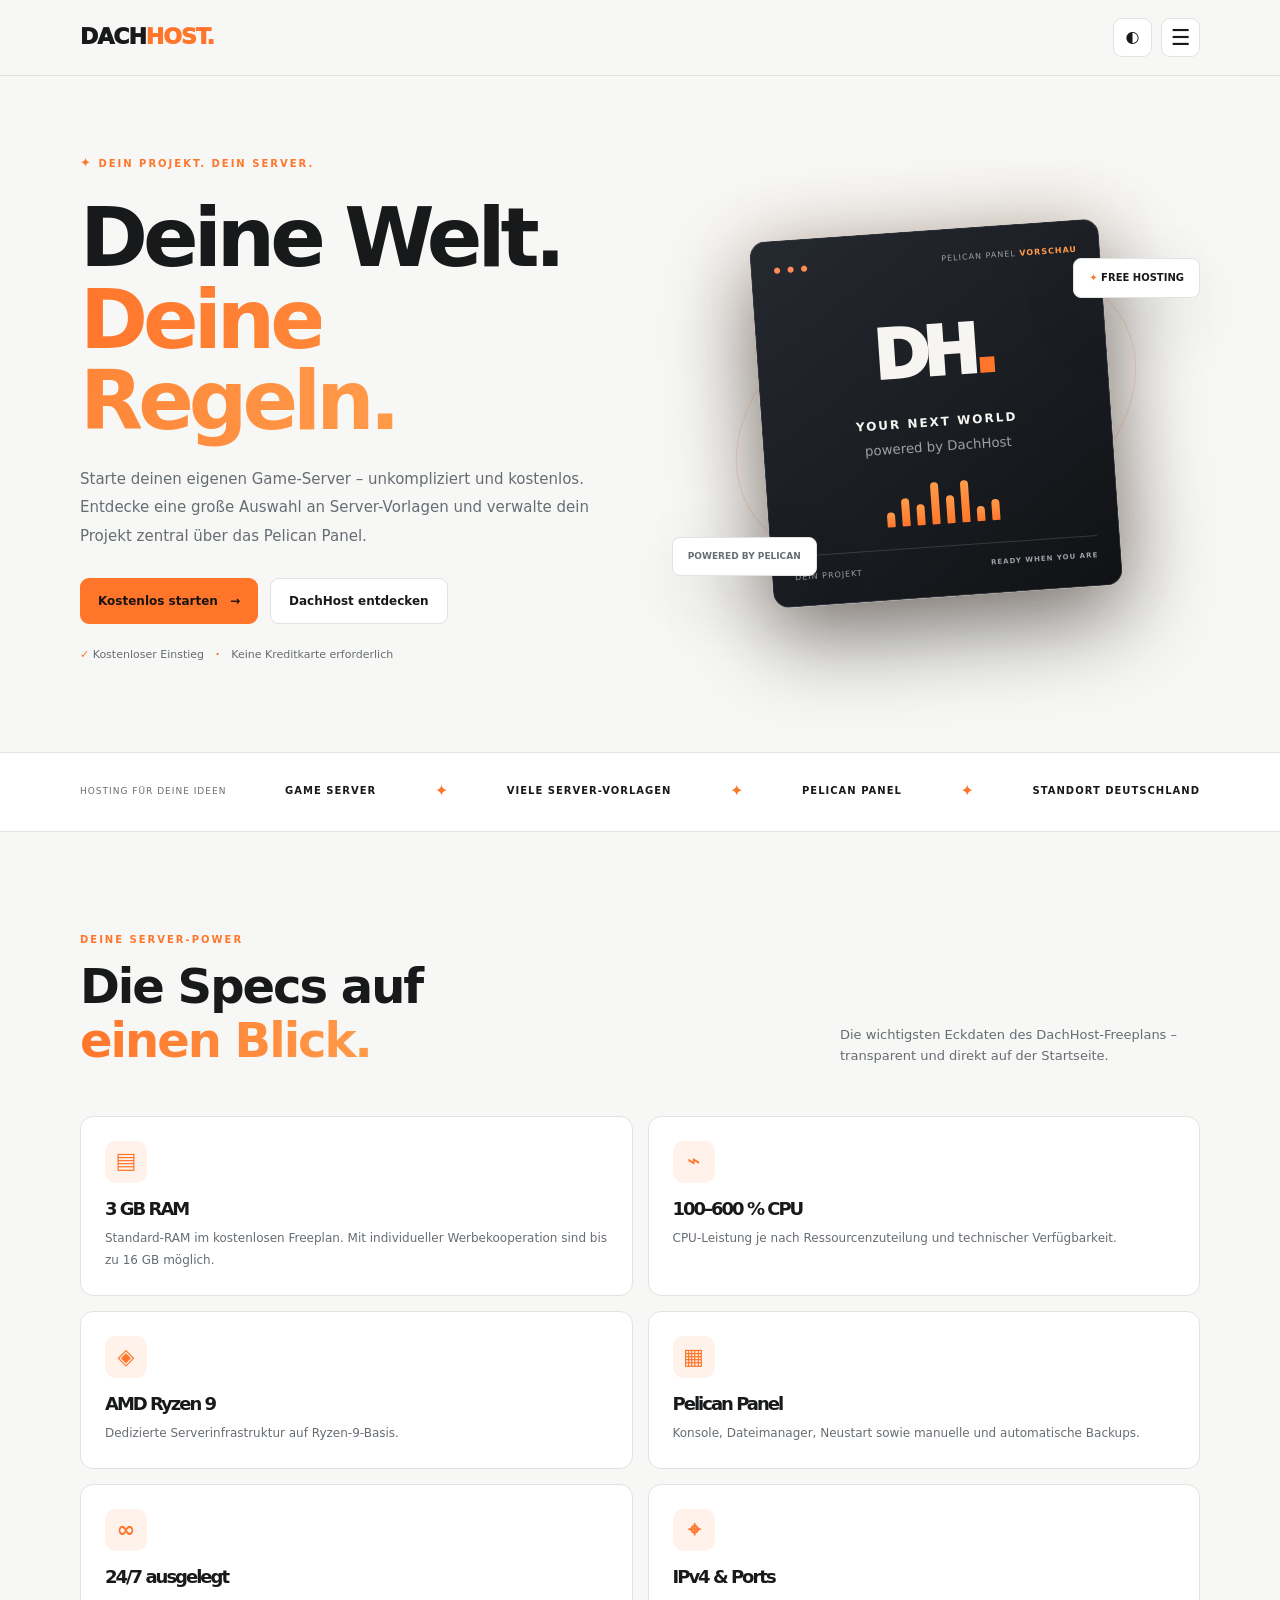
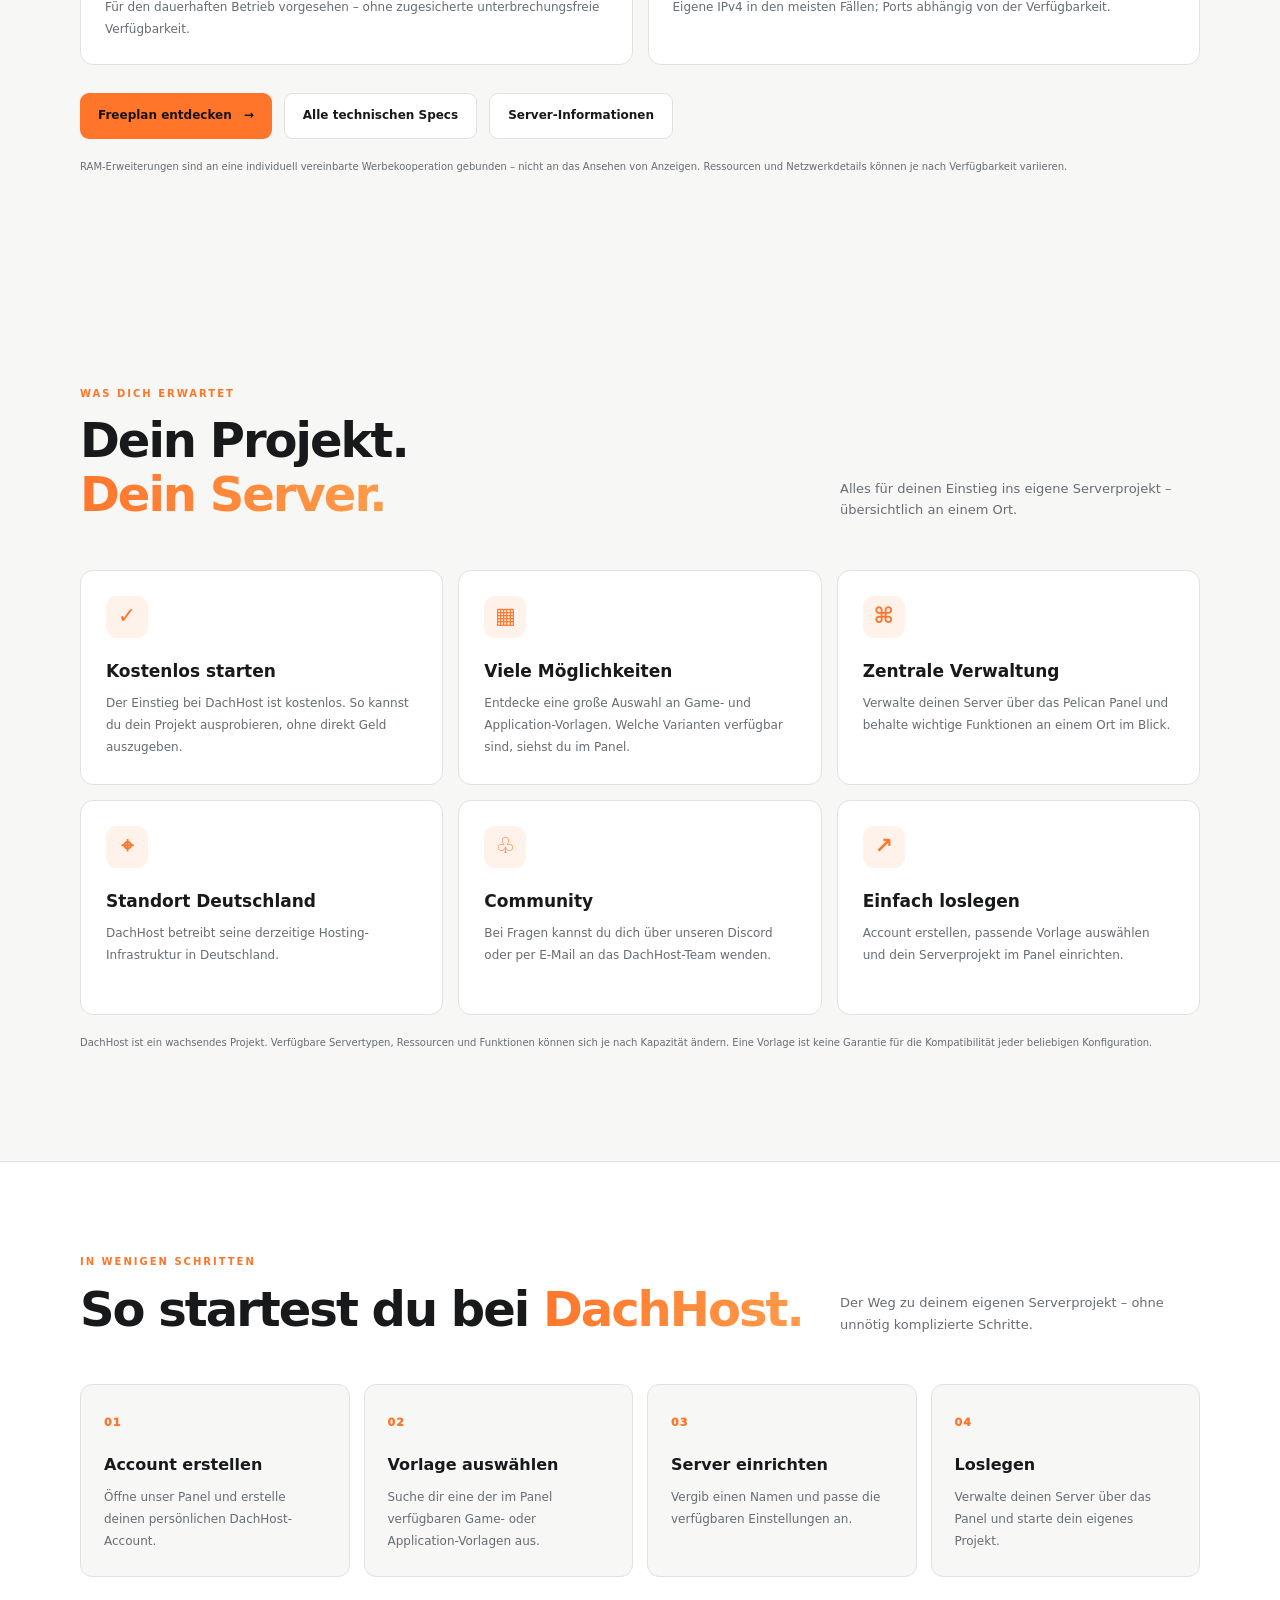
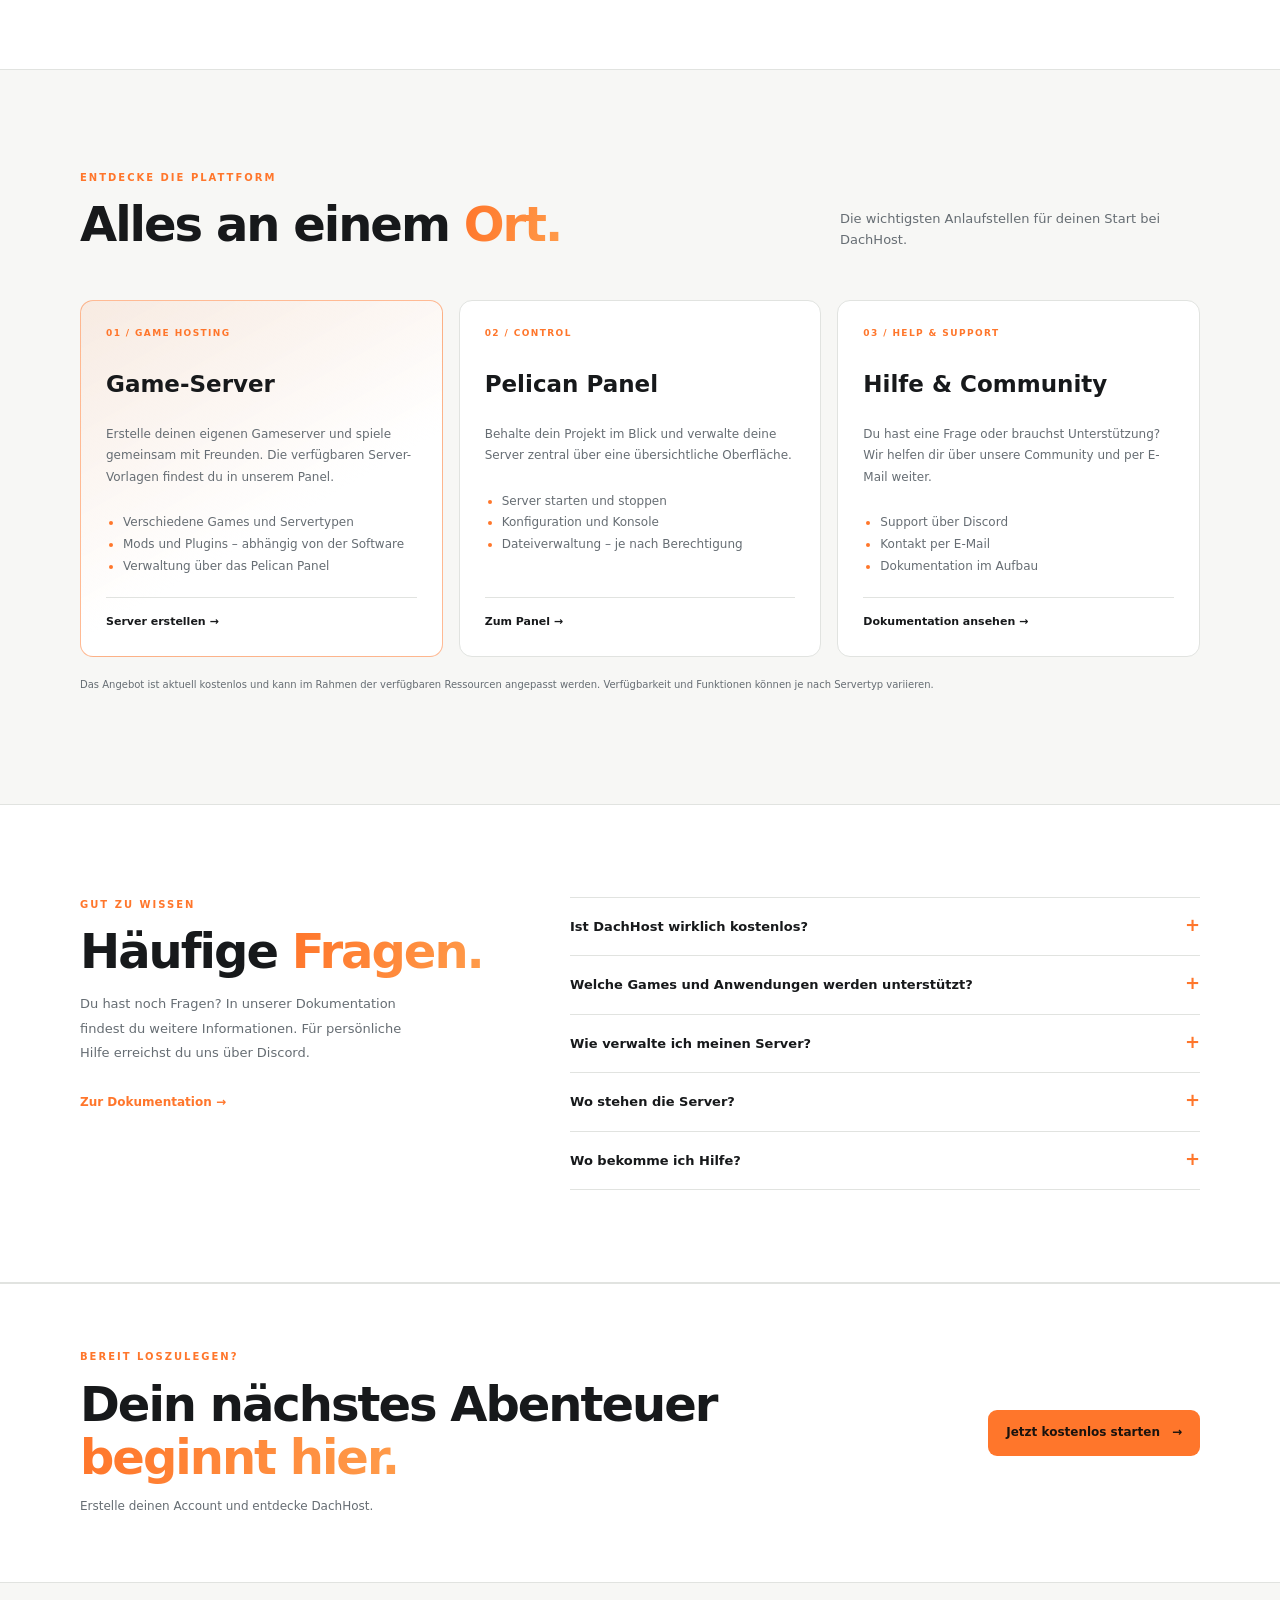
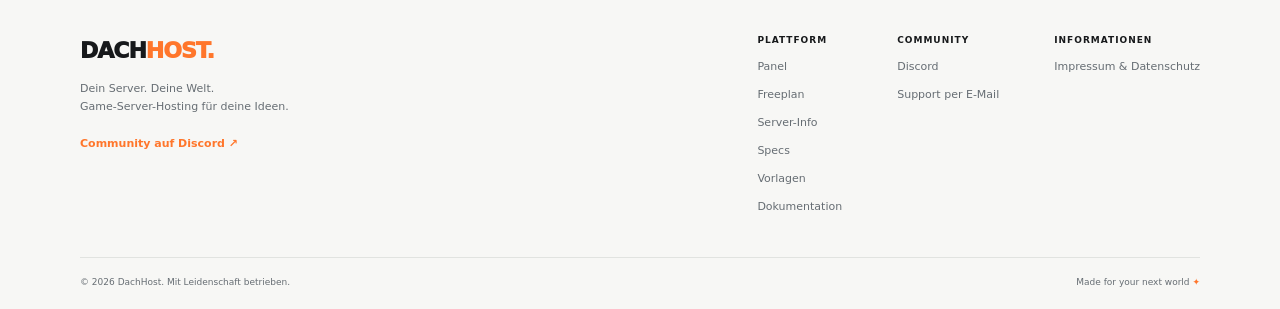
<file: index.html>
<!doctype html>
<html lang="de" data-theme="auto">
<head>
  <meta charset="utf-8">
  <meta name="viewport" content="width=device-width, initial-scale=1">
  <meta name="theme-color" content="#111111">
  <meta property="og:type" content="website">
  <meta property="og:site_name" content="DachHost">
  <meta name="twitter:card" content="summary">
  <meta name="description" content="DachHost bietet kostenloses Game-Server-Hosting mit Pelican Panel und einer großen Auswahl an Server-Vorlagen.">
  <meta property="og:type" content="website">
  <meta property="og:title" content="DachHost – Dein Server. Deine Welt.">
  <meta property="og:description" content="Starte deinen eigenen Game-Server – unkompliziert und kostenlos.">
  <meta property="og:url" content="https://www.dachhost.com/">
  <title>DachHost – Kostenloses Game-Server-Hosting</title>
  <link rel="canonical" href="https://www.dachhost.com/">
  <link rel="stylesheet" href="/style.css">
  <script type="application/ld+json">
  {
    "@context": "https://schema.org",
    "@type": "WebSite",
    "name": "DachHost",
    "url": "https://www.dachhost.com/",
    "inLanguage": "de",
    "description": "Kostenloses Game-Server-Hosting mit Verwaltung über das Pelican Panel."
  }
  </script>
  <script type="application/ld+json">
  {
    "@context": "https://schema.org",
    "@type": "FAQPage",
    "mainEntity": [
      {
        "@type": "Question",
        "name": "Ist DachHost wirklich kostenlos?",
        "acceptedAnswer": {
          "@type": "Answer",
          "text": "Ja, der Einstieg ist aktuell kostenlos. Das Angebot kann im Rahmen der verfügbaren Ressourcen angepasst werden."
        }
      },
      {
        "@type": "Question",
        "name": "Welche Games und Anwendungen werden unterstützt?",
        "acceptedAnswer": {
          "@type": "Answer",
          "text": "Im Pelican Panel findest du die aktuell verfügbaren Server-Vorlagen. Die Auswahl kann sich im Laufe der Zeit ändern."
        }
      },
      {
        "@type": "Question",
        "name": "Wie verwalte ich meinen Server?",
        "acceptedAnswer": {
          "@type": "Answer",
          "text": "Die Verwaltung erfolgt über das DachHost-Panel auf Basis von Pelican."
        }
      },
      {
        "@type": "Question",
        "name": "Wo stehen die Server?",
        "acceptedAnswer": {
          "@type": "Answer",
          "text": "Die derzeitige Hosting-Infrastruktur von DachHost befindet sich in Deutschland."
        }
      },
      {
        "@type": "Question",
        "name": "Wo bekomme ich Hilfe?",
        "acceptedAnswer": {
          "@type": "Answer",
          "text": "Du erreichst DachHost über den Discord-Server oder per E-Mail an support@dachhost.com."
        }
      }
    ]
  }
  </script>

  <script>
    (() => {
      try {
        const saved = localStorage.getItem('dachhost-theme');
        document.documentElement.dataset.theme = saved === 'light' || saved === 'dark' ? saved : 'auto';
      } catch (_) {}
    })();
  </script>
</head>
<body>
  <a class="skip-link" href="#main">Zum Inhalt springen</a>
  <header class="site-header">
    <div class="container nav">
      <a class="logo" href="/" aria-label="DachHost Startseite">DACH<span>HOST</span><i>.</i></a>
      <nav id="primaryNav" aria-label="Hauptnavigation">
<a href="/">Startseite</a>
<a href="/server/freeplan/">Freeplan</a>
<a href="/info/">Server-Info</a>
<a href="/specs/">Server-Specs</a>
<a href="/vorlagen/">Vorlagen</a>
<a href="/docs/">Dokumentation</a>
<a href="/roadmap/">Roadmap</a>
<a href="/status/">Systemstatus</a>
<a href="/legal/">Impressum & Datenschutz</a>
<a class="nav-cta" href="https://panel.dachhost.com">Zum Panel <span aria-hidden="true">↗</span></a>
</nav>
      <div class="nav-tools">
        <button id="themeToggle" class="theme-toggle" type="button" aria-label="Farbschema wechseln" title="Farbschema wechseln">◐</button>
        <button id="menuToggle" class="menu-toggle" type="button" aria-label="Menü öffnen" aria-controls="primaryNav" aria-expanded="false">☰</button>
      </div>
    </div>
  </header>

  <main id="main">
    <section class="hero container" id="start">
      <div class="hero-copy">
        <div class="eyebrow"><span class="eyebrow-mark">✦</span> DEIN PROJEKT. DEIN SERVER.</div>
        <h1>Deine Welt.<br><span class="gradient-text">Deine Regeln.</span></h1>
        <p class="lead">Starte deinen eigenen Game-Server – unkompliziert und kostenlos. Entdecke eine große Auswahl an Server-Vorlagen und verwalte dein Projekt zentral über das Pelican Panel.</p>
        <div class="actions">
          <a class="button primary" href="https://panel.dachhost.com">Kostenlos starten <span aria-hidden="true">→</span></a>
          <a class="button secondary" href="#vorteile">DachHost entdecken</a>
        </div>
        <p class="note"><span aria-hidden="true">✓</span> Kostenloser Einstieg <b>·</b> Keine Kreditkarte erforderlich</p>
      </div>
      <div class="hero-art" aria-label="Dekorative Vorschau einer Serverkarte">
        <div class="orbit orbit-one"></div>
        <div class="orbit orbit-two"></div>
        <div class="server-card">
          <div class="server-top"><span class="window-dots" aria-hidden="true">● ● ●</span><span>PELICAN PANEL <b>VORSCHAU</b></span></div>
          <div class="server-mark">DH<span>.</span></div>
          <strong>YOUR NEXT WORLD</strong>
          <small>powered by DachHost</small>
          <div class="server-metrics" aria-hidden="true"><span></span><span></span><span></span><span></span><span></span><span></span><span></span><span></span></div>
          <div class="server-bottom"><span>DEIN PROJEKT</span><b>READY WHEN YOU ARE</b></div>
        </div>
        <div class="float-tag"><span aria-hidden="true">✦</span> FREE HOSTING</div>
        <div class="float-tag secondary-tag">POWERED BY PELICAN</div>
      </div>
    </section>

    <section class="trust-strip" aria-label="DachHost auf einen Blick">
      <div class="container trust-inner">
        <span>HOSTING FÜR DEINE IDEEN</span>
        <b>GAME SERVER</b><i aria-hidden="true">✦</i>
        <b>VIELE SERVER-VORLAGEN</b><i aria-hidden="true">✦</i>
        <b>PELICAN PANEL</b><i aria-hidden="true">✦</i>
        <b>STANDORT DEUTSCHLAND</b>
      </div>
    </section>


    <section class="section container" id="server">
      <div class="section-heading">
        <div><div class="eyebrow">DEINE SERVER-POWER</div><h2>Die Specs auf<br><span class="gradient-text">einen Blick.</span></h2></div>
        <p>Die wichtigsten Eckdaten des DachHost-Freeplans – transparent und direkt auf der Startseite.</p>
      </div>
      <div class="catalog-grid">
        <article class="catalog-card"><div class="feature-icon" aria-hidden="true">▤</div><h2>3 GB RAM</h2><p>Standard-RAM im kostenlosen Freeplan. Mit individueller Werbekooperation sind bis zu 16 GB möglich.</p></article>
        <article class="catalog-card"><div class="feature-icon" aria-hidden="true">⌁</div><h2>100–600 % CPU</h2><p>CPU-Leistung je nach Ressourcenzuteilung und technischer Verfügbarkeit.</p></article>
        <article class="catalog-card"><div class="feature-icon" aria-hidden="true">◈</div><h2>AMD Ryzen 9</h2><p>Dedizierte Serverinfrastruktur auf Ryzen-9-Basis.</p></article>
        <article class="catalog-card"><div class="feature-icon" aria-hidden="true">▦</div><h2>Pelican Panel</h2><p>Konsole, Dateimanager, Neustart sowie manuelle und automatische Backups.</p></article>
        <article class="catalog-card"><div class="feature-icon" aria-hidden="true">∞</div><h2>24/7 ausgelegt</h2><p>Für den dauerhaften Betrieb vorgesehen – ohne zugesicherte unterbrechungsfreie Verfügbarkeit.</p></article>
        <article class="catalog-card"><div class="feature-icon" aria-hidden="true">⌖</div><h2>IPv4 & Ports</h2><p>Eigene IPv4 in den meisten Fällen; Ports abhängig von der Verfügbarkeit.</p></article>
      </div>
      <div class="actions">
        <a class="button primary" href="/server/freeplan/">Freeplan entdecken <span aria-hidden="true">→</span></a>
        <a class="button secondary" href="/specs/">Alle technischen Specs</a>
        <a class="button secondary" href="/info/">Server-Informationen</a>
      </div>
      <p class="fine-print">RAM-Erweiterungen sind an eine individuell vereinbarte Werbekooperation gebunden – nicht an das Ansehen von Anzeigen. Ressourcen und Netzwerkdetails können je nach Verfügbarkeit variieren.</p>
    </section>

    <section class="section container" id="vorteile">
      <div class="section-heading">
        <div><div class="eyebrow">WAS DICH ERWARTET</div><h2>Dein Projekt.<br><span class="gradient-text">Dein Server.</span></h2></div>
        <p>Alles für deinen Einstieg ins eigene Serverprojekt – übersichtlich an einem Ort.</p>
      </div>
      <div class="feature-grid">
        <article class="feature-card">
          <div class="feature-icon" aria-hidden="true">✓</div>
          <h3>Kostenlos starten</h3>
          <p>Der Einstieg bei DachHost ist kostenlos. So kannst du dein Projekt ausprobieren, ohne direkt Geld auszugeben.</p>
        </article>
        <article class="feature-card">
          <div class="feature-icon" aria-hidden="true">▦</div>
          <h3>Viele Möglichkeiten</h3>
          <p>Entdecke eine große Auswahl an Game- und Application-Vorlagen. Welche Varianten verfügbar sind, siehst du im Panel.</p>
        </article>
        <article class="feature-card">
          <div class="feature-icon" aria-hidden="true">⌘</div>
          <h3>Zentrale Verwaltung</h3>
          <p>Verwalte deinen Server über das Pelican Panel und behalte wichtige Funktionen an einem Ort im Blick.</p>
        </article>
        <article class="feature-card">
          <div class="feature-icon" aria-hidden="true">⌖</div>
          <h3>Standort Deutschland</h3>
          <p>DachHost betreibt seine derzeitige Hosting-Infrastruktur in Deutschland.</p>
        </article>
        <article class="feature-card">
          <div class="feature-icon" aria-hidden="true">♧</div>
          <h3>Community</h3>
          <p>Bei Fragen kannst du dich über unseren Discord oder per E-Mail an das DachHost-Team wenden.</p>
        </article>
        <article class="feature-card">
          <div class="feature-icon" aria-hidden="true">↗</div>
          <h3>Einfach loslegen</h3>
          <p>Account erstellen, passende Vorlage auswählen und dein Serverprojekt im Panel einrichten.</p>
        </article>
      </div>
      <p class="fine-print">DachHost ist ein wachsendes Projekt. Verfügbare Servertypen, Ressourcen und Funktionen können sich je nach Kapazität ändern. Eine Vorlage ist keine Garantie für die Kompatibilität jeder beliebigen Konfiguration.</p>
    </section>

    <section class="section section-alt" id="ablauf">
      <div class="container">
        <div class="section-heading">
          <div><div class="eyebrow">IN WENIGEN SCHRITTEN</div><h2>So startest du bei <span class="gradient-text">DachHost.</span></h2></div>
          <p>Der Weg zu deinem eigenen Serverprojekt – ohne unnötig komplizierte Schritte.</p>
        </div>
        <div class="steps-grid">
          <article class="step-card"><span class="step-number">01</span><h3>Account erstellen</h3><p>Öffne unser Panel und erstelle deinen persönlichen DachHost-Account.</p></article>
          <article class="step-card"><span class="step-number">02</span><h3>Vorlage auswählen</h3><p>Suche dir eine der im Panel verfügbaren Game- oder Application-Vorlagen aus.</p></article>
          <article class="step-card"><span class="step-number">03</span><h3>Server einrichten</h3><p>Vergib einen Namen und passe die verfügbaren Einstellungen an.</p></article>
          <article class="step-card"><span class="step-number">04</span><h3>Loslegen</h3><p>Verwalte deinen Server über das Panel und starte dein eigenes Projekt.</p></article>
        </div>
      </div>
    </section>

    <section class="section container" id="angebote">
      <div class="section-heading">
        <div><div class="eyebrow">ENTDECKE DIE PLATTFORM</div><h2>Alles an einem <span class="gradient-text">Ort.</span></h2></div>
        <p>Die wichtigsten Anlaufstellen für deinen Start bei DachHost.</p>
      </div>
      <div class="offer-grid">
        <article class="offer-card featured">
          <small>01 / GAME HOSTING</small><h3>Game-Server</h3>
          <p>Erstelle deinen eigenen Gameserver und spiele gemeinsam mit Freunden. Die verfügbaren Server-Vorlagen findest du in unserem Panel.</p>
          <ul><li>Verschiedene Games und Servertypen</li><li>Mods und Plugins – abhängig von der Software</li><li>Verwaltung über das Pelican Panel</li></ul>
          <a href="https://panel.dachhost.com">Server erstellen <span aria-hidden="true">→</span></a>
        </article>
        <article class="offer-card">
          <small>02 / CONTROL</small><h3>Pelican Panel</h3>
          <p>Behalte dein Projekt im Blick und verwalte deine Server zentral über eine übersichtliche Oberfläche.</p>
          <ul><li>Server starten und stoppen</li><li>Konfiguration und Konsole</li><li>Dateiverwaltung – je nach Berechtigung</li></ul>
          <a href="https://panel.dachhost.com">Zum Panel <span aria-hidden="true">→</span></a>
        </article>
        <article class="offer-card">
          <small>03 / HELP & SUPPORT</small><h3>Hilfe & Community</h3>
          <p>Du hast eine Frage oder brauchst Unterstützung? Wir helfen dir über unsere Community und per E-Mail weiter.</p>
          <ul><li>Support über Discord</li><li>Kontakt per E-Mail</li><li>Dokumentation im Aufbau</li></ul>
          <a href="/docs/">Dokumentation ansehen <span aria-hidden="true">→</span></a>
        </article>
      </div>
      <p class="fine-print">Das Angebot ist aktuell kostenlos und kann im Rahmen der verfügbaren Ressourcen angepasst werden. Verfügbarkeit und Funktionen können je nach Servertyp variieren.</p>
    </section>

    <section class="section section-alt faq-section" id="faq">
      <div class="container faq-layout">
        <div><div class="eyebrow">GUT ZU WISSEN</div><h2>Häufige <span class="gradient-text">Fragen.</span></h2><p class="muted-copy">Du hast noch Fragen? In unserer Dokumentation findest du weitere Informationen. Für persönliche Hilfe erreichst du uns über Discord.</p><a class="text-link" href="/docs/">Zur Dokumentation <span aria-hidden="true">→</span></a></div>
        <div class="faq-list">
          <details><summary>Ist DachHost wirklich kostenlos?</summary><p>Ja, der Einstieg ist aktuell kostenlos. Das Angebot kann im Rahmen der verfügbaren Ressourcen angepasst werden.</p></details>
          <details><summary>Welche Games und Anwendungen werden unterstützt?</summary><p>Im Pelican Panel findest du die aktuell verfügbaren Server-Vorlagen. Die Auswahl kann sich im Laufe der Zeit ändern.</p></details>
          <details><summary>Wie verwalte ich meinen Server?</summary><p>Die Verwaltung erfolgt über das DachHost-Panel auf Basis von Pelican.</p></details>
          <details><summary>Wo stehen die Server?</summary><p>Die derzeitige Hosting-Infrastruktur von DachHost befindet sich in Deutschland.</p></details>
          <details><summary>Wo bekomme ich Hilfe?</summary><p>Du erreichst uns über unseren <a href="https://discord.gg/H95r4yZNXF" target="_blank" rel="noopener noreferrer">Discord-Server</a> oder per <a href="mailto:support@dachhost.com">E-Mail</a>.</p></details>
        </div>
      </div>
    </section>

    <section class="cta">
      <div class="container cta-inner">
        <div><div class="eyebrow">BEREIT LOSZULEGEN?</div><h2>Dein nächstes Abenteuer<br><span class="gradient-text">beginnt hier.</span></h2><p>Erstelle deinen Account und entdecke DachHost.</p></div>
        <a class="button primary" href="https://panel.dachhost.com">Jetzt kostenlos starten <span aria-hidden="true">→</span></a>
      </div>
    </section>
  </main>

  <footer class="footer">
    <div class="container footer-main">
      <div class="footer-brand"><a class="logo" href="/">DACH<span>HOST</span><i>.</i></a><p>Dein Server. Deine Welt.<br>Game-Server-Hosting für deine Ideen.</p><a class="footer-discord" href="https://discord.gg/H95r4yZNXF" target="_blank" rel="noopener noreferrer">Community auf Discord <span aria-hidden="true">↗</span></a></div>
      <div class="footer-links">
        <div><b>PLATTFORM</b><a href="https://panel.dachhost.com">Panel</a><a href="/server/freeplan/">Freeplan</a><a href="/info/">Server-Info</a><a href="/specs/">Specs</a><a href="/vorlagen/">Vorlagen</a><a href="/docs/">Dokumentation</a></div>
        <div><b>COMMUNITY</b><a href="https://discord.gg/H95r4yZNXF" target="_blank" rel="noopener noreferrer">Discord</a><a href="mailto:support@dachhost.com">Support per E-Mail</a></div>
        <div><b>INFORMATIONEN</b><a href="/legal/">Impressum & Datenschutz</a></div>
      </div>
    </div>
    <div class="container footer-bottom"><span>© 2026 DachHost. Mit Leidenschaft betrieben.</span><span>Made for your next world <i aria-hidden="true">✦</i></span></div>
  </footer>

  <script>
    (() => {
      const root = document.documentElement;
      const themeButton = document.getElementById('themeToggle');
      const menuButton = document.getElementById('menuToggle');
      const nav = document.getElementById('primaryNav');

      themeButton.addEventListener('click', () => {
        const current = root.dataset.theme || 'auto';
        const next = current === 'dark' ? 'light' : current === 'light' ? 'auto' : 'dark';
        root.dataset.theme = next;
        try {
          if (next === 'auto') localStorage.removeItem('dachhost-theme');
          else localStorage.setItem('dachhost-theme', next);
        } catch (_) {}
      });

      menuButton.addEventListener('click', () => {
        const isOpen = nav.classList.toggle('open');
        menuButton.setAttribute('aria-expanded', String(isOpen));
        menuButton.setAttribute('aria-label', isOpen ? 'Menü schließen' : 'Menü öffnen');
      });

      nav.addEventListener('click', event => {
        if (event.target.closest('a') && nav.classList.contains('open')) {
          nav.classList.remove('open');
          menuButton.setAttribute('aria-expanded', 'false');
          menuButton.setAttribute('aria-label', 'Menü öffnen');
        }
      });
    })();
  </script>
</body>
</html>
</file>
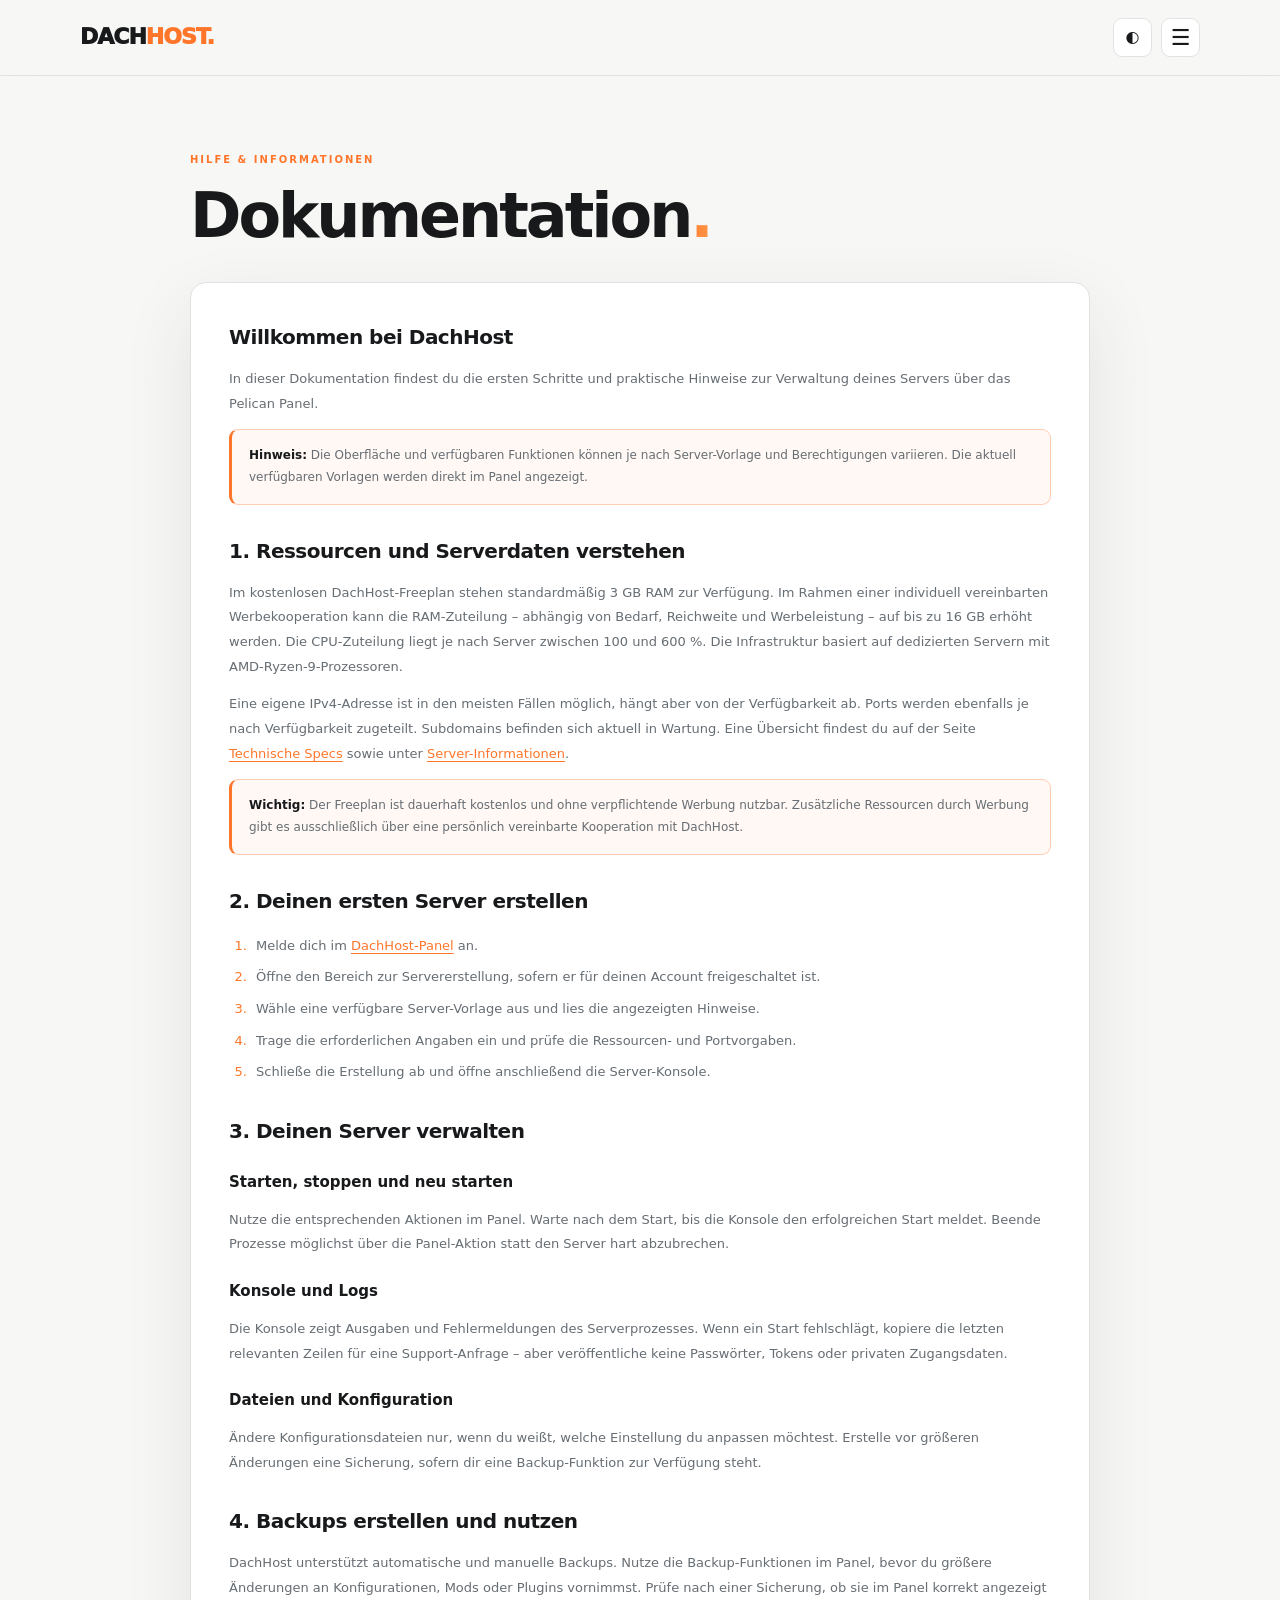
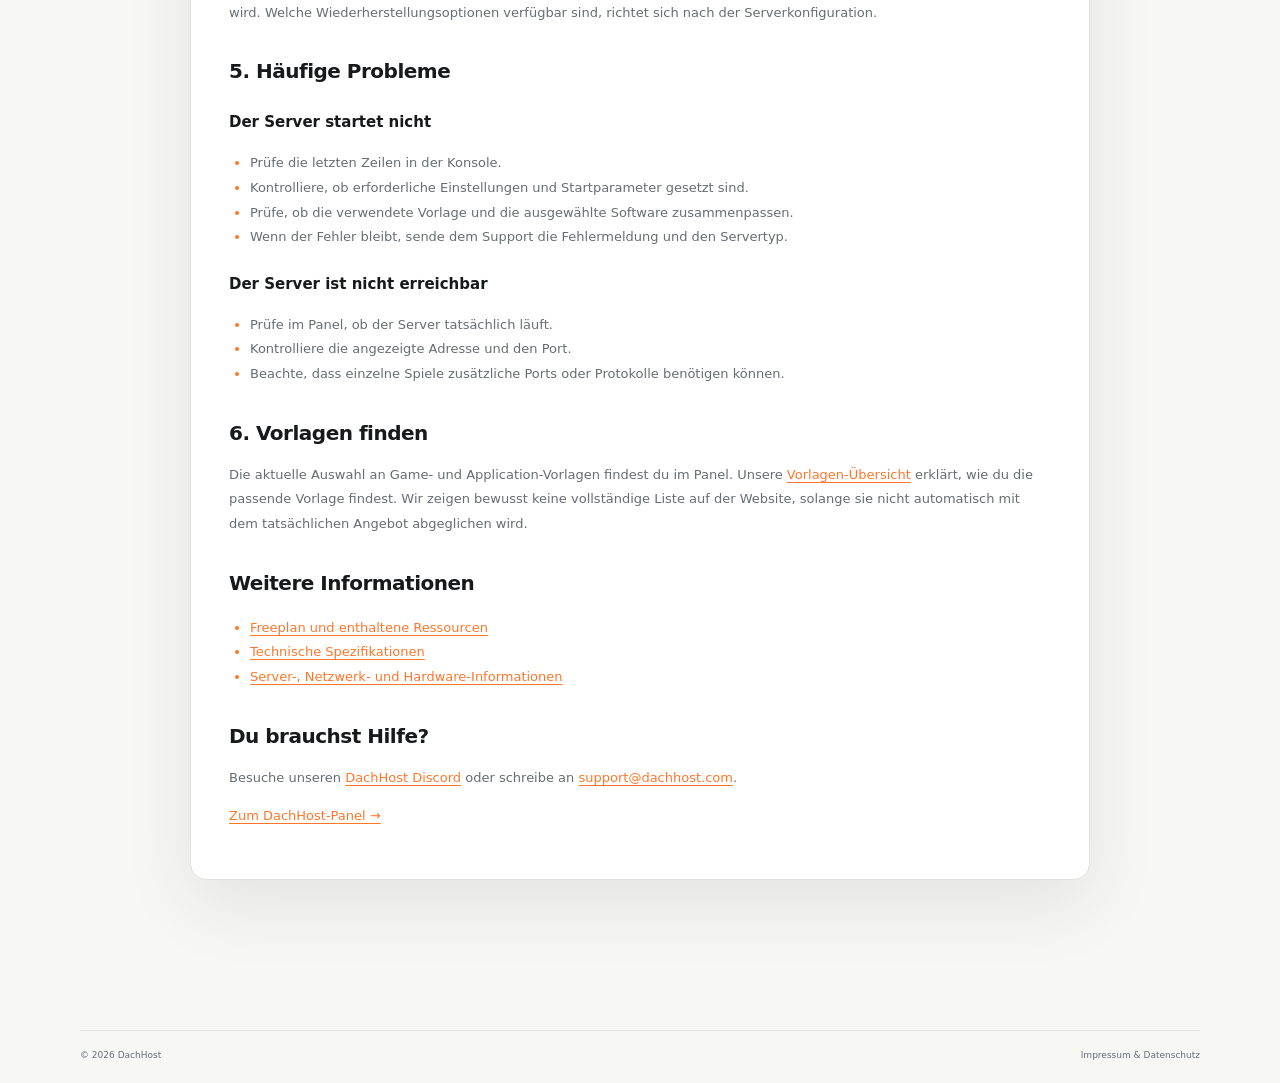
<file: docs/index.html>
<!doctype html>
<html lang="de" data-theme="auto">
<head>
  <meta charset="utf-8">
  <meta name="viewport" content="width=device-width, initial-scale=1">
  <meta name="theme-color" content="#111111">
  <meta name="description" content="Hilfe und Dokumentation für DachHost: Erfahre, wie du deinen Game-Server erstellst und über das Pelican Panel verwaltest.">
  <meta property="og:title" content="Dokumentation – DachHost">
  <meta property="og:description" content="Anleitungen und Hilfe rund um deinen DachHost-Server.">
  <title>Dokumentation – DachHost</title>
  <link rel="canonical" href="https://www.dachhost.com/docs/">
  <link rel="stylesheet" href="/style.css">
  <script>
    (() => {
      try {
        const saved = localStorage.getItem('dachhost-theme');
        document.documentElement.dataset.theme = saved === 'light' || saved === 'dark' ? saved : 'auto';
      } catch (_) {}
    })();
  </script>
</head>
<body>
  <a class="skip-link" href="#main">Zum Inhalt springen</a>
  <header class="site-header">
    <div class="container nav">
      <a class="logo" href="/" aria-label="DachHost Startseite">DACH<span>HOST</span><i>.</i></a>
      <nav id="primaryNav" aria-label="Hauptnavigation">
<a href="/">Startseite</a>
<a href="/server/freeplan/">Freeplan</a>
<a href="/info/">Server-Info</a>
<a href="/specs/">Server-Specs</a>
<a href="/vorlagen/">Vorlagen</a>
<a href="/docs/">Dokumentation</a>
<a href="/roadmap/">Roadmap</a>
<a href="/status/">Systemstatus</a>
<a href="/legal/">Impressum & Datenschutz</a>
<a class="nav-cta" href="https://panel.dachhost.com">Zum Panel <span aria-hidden="true">↗</span></a>
</nav>
      <div class="nav-tools">
        <button class="theme-toggle" id="themeToggle" type="button" aria-label="Farbschema wechseln" title="Farbschema wechseln">◐</button>
        <button class="menu-toggle" id="menuToggle" type="button" aria-label="Menü öffnen" aria-controls="primaryNav" aria-expanded="false">☰</button>
      </div>
    </div>
  </header>
  <main id="main" class="container content-page">
    <div class="eyebrow">HILFE & INFORMATIONEN</div>
    <h1>Dokumentation<span class="gradient-text">.</span></h1>
    <div class="content-panel">
      <h2>Willkommen bei DachHost</h2>
      <p>In dieser Dokumentation findest du die ersten Schritte und praktische Hinweise zur Verwaltung deines Servers über das Pelican Panel.</p>
      <div class="notice"><strong>Hinweis:</strong> Die Oberfläche und verfügbaren Funktionen können je nach Server-Vorlage und Berechtigungen variieren. Die aktuell verfügbaren Vorlagen werden direkt im Panel angezeigt.</div>
      <h2>1. Ressourcen und Serverdaten verstehen</h2>
      <p>Im kostenlosen DachHost-Freeplan stehen standardmäßig 3 GB RAM zur Verfügung. Im Rahmen einer individuell vereinbarten Werbekooperation kann die RAM-Zuteilung – abhängig von Bedarf, Reichweite und Werbeleistung – auf bis zu 16 GB erhöht werden. Die CPU-Zuteilung liegt je nach Server zwischen 100 und 600 %. Die Infrastruktur basiert auf dedizierten Servern mit AMD-Ryzen-9-Prozessoren.</p>
      <p>Eine eigene IPv4-Adresse ist in den meisten Fällen möglich, hängt aber von der Verfügbarkeit ab. Ports werden ebenfalls je nach Verfügbarkeit zugeteilt. Subdomains befinden sich aktuell in Wartung. Eine Übersicht findest du auf der Seite <a href="/specs/">Technische Specs</a> sowie unter <a href="/info/">Server-Informationen</a>.</p>
      <div class="notice"><strong>Wichtig:</strong> Der Freeplan ist dauerhaft kostenlos und ohne verpflichtende Werbung nutzbar. Zusätzliche Ressourcen durch Werbung gibt es ausschließlich über eine persönlich vereinbarte Kooperation mit DachHost.</div>
      <h2>2. Deinen ersten Server erstellen</h2>
      <ol>
        <li>Melde dich im <a href="https://panel.dachhost.com">DachHost-Panel</a> an.</li>
        <li>Öffne den Bereich zur Servererstellung, sofern er für deinen Account freigeschaltet ist.</li>
        <li>Wähle eine verfügbare Server-Vorlage aus und lies die angezeigten Hinweise.</li>
        <li>Trage die erforderlichen Angaben ein und prüfe die Ressourcen- und Portvorgaben.</li>
        <li>Schließe die Erstellung ab und öffne anschließend die Server-Konsole.</li>
      </ol>
      <h2>3. Deinen Server verwalten</h2>
      <h3>Starten, stoppen und neu starten</h3>
      <p>Nutze die entsprechenden Aktionen im Panel. Warte nach dem Start, bis die Konsole den erfolgreichen Start meldet. Beende Prozesse möglichst über die Panel-Aktion statt den Server hart abzubrechen.</p>
      <h3>Konsole und Logs</h3>
      <p>Die Konsole zeigt Ausgaben und Fehlermeldungen des Serverprozesses. Wenn ein Start fehlschlägt, kopiere die letzten relevanten Zeilen für eine Support-Anfrage – aber veröffentliche keine Passwörter, Tokens oder privaten Zugangsdaten.</p>
      <h3>Dateien und Konfiguration</h3>
      <p>Ändere Konfigurationsdateien nur, wenn du weißt, welche Einstellung du anpassen möchtest. Erstelle vor größeren Änderungen eine Sicherung, sofern dir eine Backup-Funktion zur Verfügung steht.</p>
      <h2>4. Backups erstellen und nutzen</h2>
      <p>DachHost unterstützt automatische und manuelle Backups. Nutze die Backup-Funktionen im Panel, bevor du größere Änderungen an Konfigurationen, Mods oder Plugins vornimmst. Prüfe nach einer Sicherung, ob sie im Panel korrekt angezeigt wird. Welche Wiederherstellungsoptionen verfügbar sind, richtet sich nach der Serverkonfiguration.</p>
      <h2>5. Häufige Probleme</h2>
      <h3>Der Server startet nicht</h3>
      <ul>
        <li>Prüfe die letzten Zeilen in der Konsole.</li>
        <li>Kontrolliere, ob erforderliche Einstellungen und Startparameter gesetzt sind.</li>
        <li>Prüfe, ob die verwendete Vorlage und die ausgewählte Software zusammenpassen.</li>
        <li>Wenn der Fehler bleibt, sende dem Support die Fehlermeldung und den Servertyp.</li>
      </ul>
      <h3>Der Server ist nicht erreichbar</h3>
      <ul>
        <li>Prüfe im Panel, ob der Server tatsächlich läuft.</li>
        <li>Kontrolliere die angezeigte Adresse und den Port.</li>
        <li>Beachte, dass einzelne Spiele zusätzliche Ports oder Protokolle benötigen können.</li>
      </ul>
      <h2>6. Vorlagen finden</h2>
      <p>Die aktuelle Auswahl an Game- und Application-Vorlagen findest du im Panel. Unsere <a href="/vorlagen/">Vorlagen-Übersicht</a> erklärt, wie du die passende Vorlage findest. Wir zeigen bewusst keine vollständige Liste auf der Website, solange sie nicht automatisch mit dem tatsächlichen Angebot abgeglichen wird.</p>
      <h2>Weitere Informationen</h2>
      <ul>
        <li><a href="/server/freeplan/">Freeplan und enthaltene Ressourcen</a></li>
        <li><a href="/specs/">Technische Spezifikationen</a></li>
        <li><a href="/info/">Server-, Netzwerk- und Hardware-Informationen</a></li>
      </ul>
      <h2>Du brauchst Hilfe?</h2>
      <p>Besuche unseren <a href="https://discord.gg/H95r4yZNXF" target="_blank" rel="noopener noreferrer">DachHost Discord</a> oder schreibe an <a href="mailto:support@dachhost.com">support@dachhost.com</a>.</p>
      <p><a href="https://panel.dachhost.com">Zum DachHost-Panel →</a></p>
    </div>
  </main>
  <footer class="footer">
    <div class="container footer-bottom"><span>© 2026 DachHost</span><a href="/legal/">Impressum & Datenschutz</a></div>
  </footer>
  <script>
    (() => {
      const root = document.documentElement;
      const themeButton = document.getElementById('themeToggle');
      const menuButton = document.getElementById('menuToggle');
      const nav = document.getElementById('primaryNav');
      themeButton.addEventListener('click', () => {
        const current = root.dataset.theme || 'auto';
        const next = current === 'dark' ? 'light' : current === 'light' ? 'auto' : 'dark';
        root.dataset.theme = next;
        try {
          if (next === 'auto') localStorage.removeItem('dachhost-theme');
          else localStorage.setItem('dachhost-theme', next);
        } catch (_) {}
      });
      menuButton.addEventListener('click', () => {
        const isOpen = nav.classList.toggle('open');
        menuButton.setAttribute('aria-expanded', String(isOpen));
        menuButton.setAttribute('aria-label', isOpen ? 'Menü schließen' : 'Menü öffnen');
      });
      nav.addEventListener('click', event => {
        if (event.target.closest('a') && nav.classList.contains('open')) {
          nav.classList.remove('open');
          menuButton.setAttribute('aria-expanded', 'false');
          menuButton.setAttribute('aria-label', 'Menü öffnen');
        }
      });
    })();
  </script>
</body>
</html>
</file>
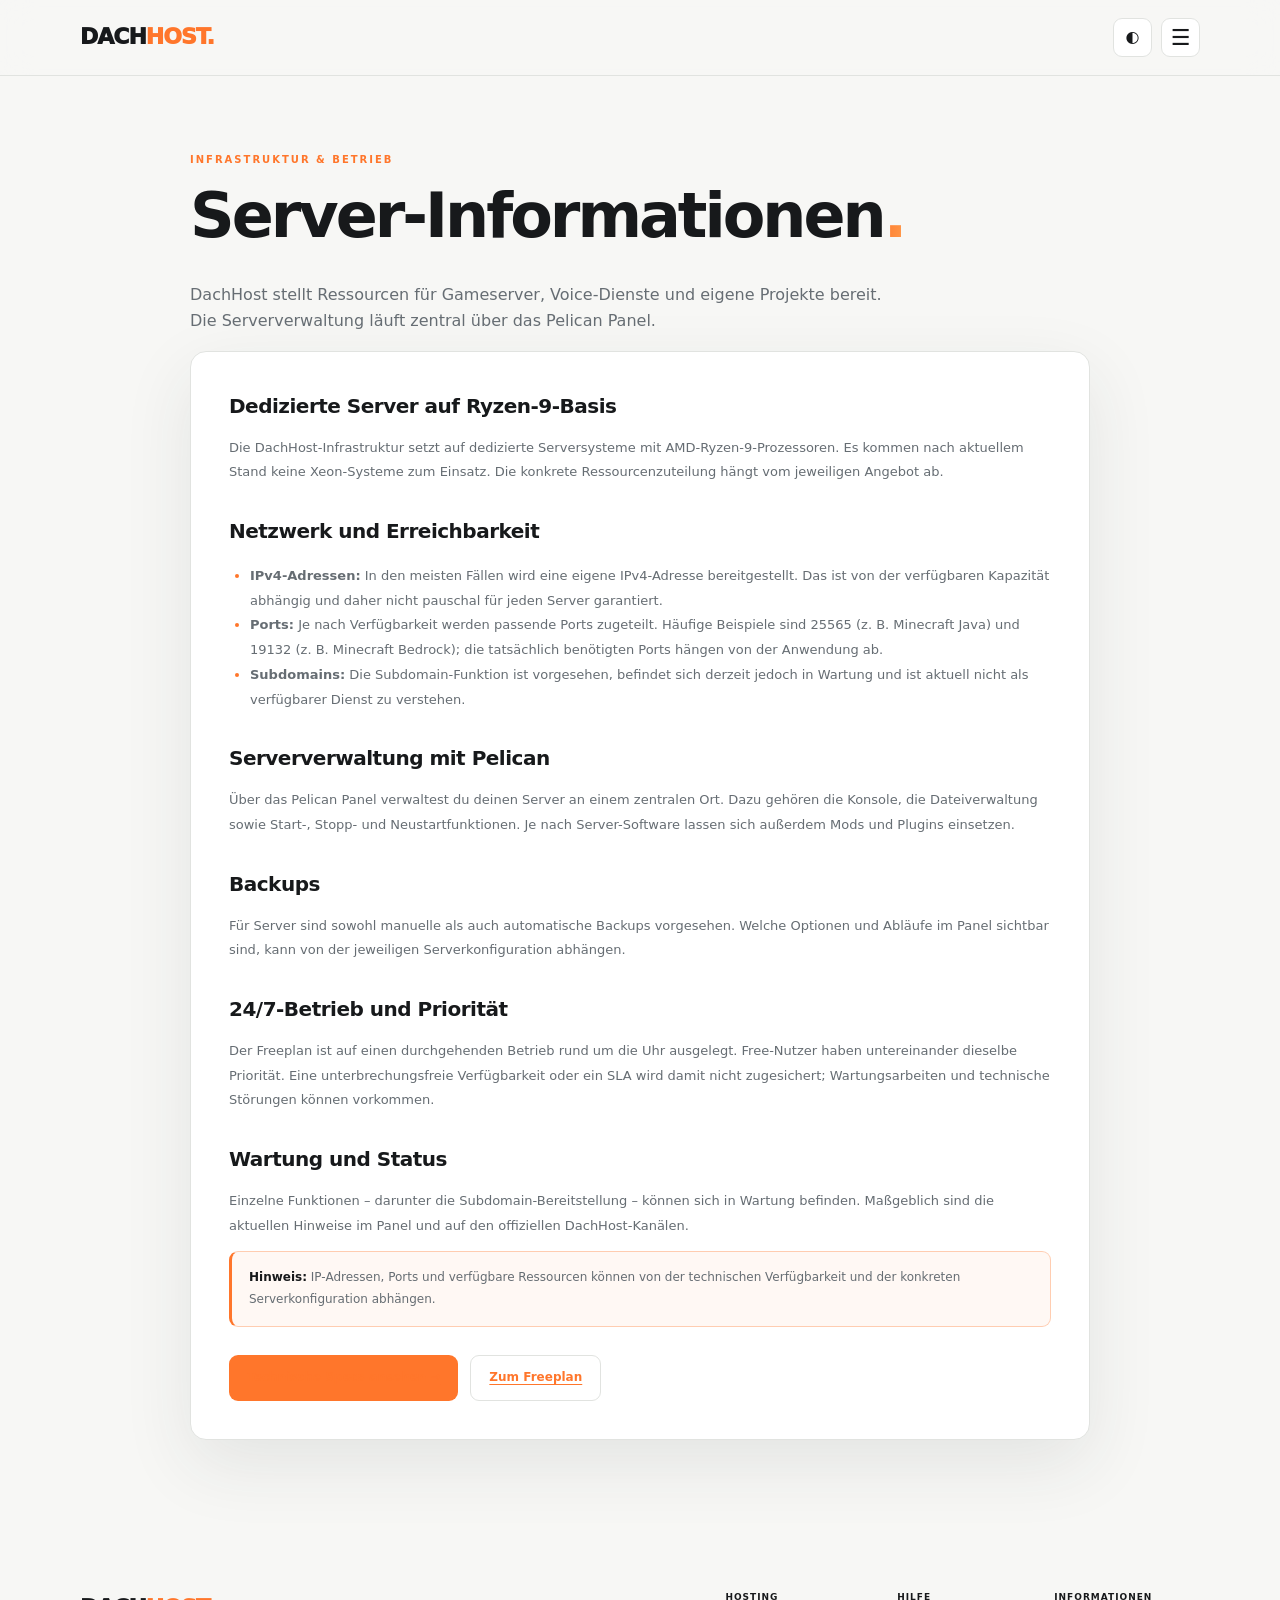
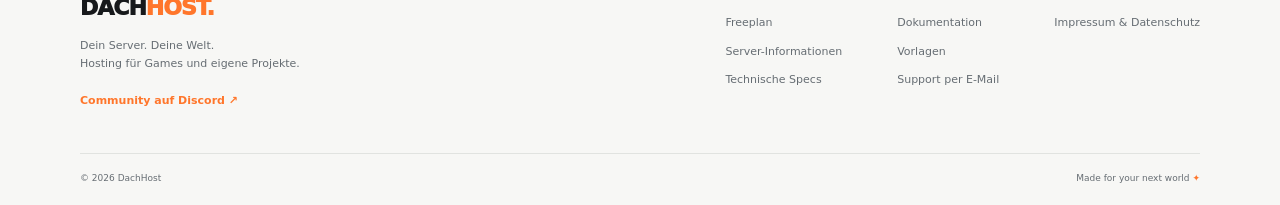
<file: info/index.html>
<!doctype html>
<html lang="de" data-theme="auto">
<head>
  <meta charset="utf-8">
  <meta name="viewport" content="width=device-width, initial-scale=1">
  <meta name="theme-color" content="#111111">
  <meta name="description" content="Informationen zur DachHost-Serverinfrastruktur, dedizierter Ryzen-9-Hardware, Pelican Panel, Netzwerk und Betrieb.">
  <meta property="og:type" content="website">
  <meta property="og:site_name" content="DachHost">
  <meta property="og:title" content="Server-Informationen – DachHost">
  <meta property="og:description" content="Informationen zur DachHost-Serverinfrastruktur, dedizierter Ryzen-9-Hardware, Pelican Panel, Netzwerk und Betrieb.">
  <meta property="og:url" content="https://www.dachhost.com/info/">
  <title>Server-Informationen – DachHost</title>
  <link rel="canonical" href="https://www.dachhost.com/info/">
  <link rel="stylesheet" href="/style.css">
  <script>
    (() => { try {
      const saved = localStorage.getItem('dachhost-theme');
      document.documentElement.dataset.theme = saved === 'light' || saved === 'dark' ? saved : 'auto';
    } catch (_) {} })();
  </script>
</head>
<body>
  <a class="skip-link" href="#main">Zum Inhalt springen</a>
  <header class="site-header">
    <div class="container nav">
      <a class="logo" href="/" aria-label="DachHost Startseite">DACH<span>HOST</span><i>.</i></a>
      <nav id="primaryNav" aria-label="Hauptnavigation">
<a href="/">Startseite</a>
<a href="/server/freeplan/">Freeplan</a>
<a href="/info/">Server-Info</a>
<a href="/specs/">Server-Specs</a>
<a href="/vorlagen/">Vorlagen</a>
<a href="/docs/">Dokumentation</a>
<a href="/roadmap/">Roadmap</a>
<a href="/status/">Systemstatus</a>
<a href="/legal/">Impressum & Datenschutz</a>
<a class="nav-cta" href="https://panel.dachhost.com">Zum Panel <span aria-hidden="true">↗</span></a>
</nav>
      <div class="nav-tools">
        <button class="theme-toggle" id="themeToggle" type="button" aria-label="Farbschema wechseln" title="Farbschema wechseln">◐</button>
        <button class="menu-toggle" id="menuToggle" type="button" aria-label="Menü öffnen" aria-controls="primaryNav" aria-expanded="false">☰</button>
      </div>
    </div>
  </header>
  <main id="main" class="container content-page">
    <div class="eyebrow">INFRASTRUKTUR & BETRIEB</div>
    <h1>Server-Informationen<span class="gradient-text">.</span></h1>
    <p class="catalog-intro">DachHost stellt Ressourcen für Gameserver, Voice-Dienste und eigene Projekte bereit. Die Serververwaltung läuft zentral über das Pelican Panel.</p>
    <div class="content-panel">
      <h2>Dedizierte Server auf Ryzen-9-Basis</h2>
      <p>Die DachHost-Infrastruktur setzt auf dedizierte Serversysteme mit AMD-Ryzen-9-Prozessoren. Es kommen nach aktuellem Stand keine Xeon-Systeme zum Einsatz. Die konkrete Ressourcenzuteilung hängt vom jeweiligen Angebot ab.</p>
      <h2>Netzwerk und Erreichbarkeit</h2>
      <ul>
        <li><strong>IPv4-Adressen:</strong> In den meisten Fällen wird eine eigene IPv4-Adresse bereitgestellt. Das ist von der verfügbaren Kapazität abhängig und daher nicht pauschal für jeden Server garantiert.</li>
        <li><strong>Ports:</strong> Je nach Verfügbarkeit werden passende Ports zugeteilt. Häufige Beispiele sind 25565 (z. B. Minecraft Java) und 19132 (z. B. Minecraft Bedrock); die tatsächlich benötigten Ports hängen von der Anwendung ab.</li>
        <li><strong>Subdomains:</strong> Die Subdomain-Funktion ist vorgesehen, befindet sich derzeit jedoch in Wartung und ist aktuell nicht als verfügbarer Dienst zu verstehen.</li>
      </ul>
      <h2>Serververwaltung mit Pelican</h2>
      <p>Über das Pelican Panel verwaltest du deinen Server an einem zentralen Ort. Dazu gehören die Konsole, die Dateiverwaltung sowie Start-, Stopp- und Neustartfunktionen. Je nach Server-Software lassen sich außerdem Mods und Plugins einsetzen.</p>
      <h2>Backups</h2>
      <p>Für Server sind sowohl manuelle als auch automatische Backups vorgesehen. Welche Optionen und Abläufe im Panel sichtbar sind, kann von der jeweiligen Serverkonfiguration abhängen.</p>
      <h2>24/7-Betrieb und Priorität</h2>
      <p>Der Freeplan ist auf einen durchgehenden Betrieb rund um die Uhr ausgelegt. Free-Nutzer haben untereinander dieselbe Priorität. Eine unterbrechungsfreie Verfügbarkeit oder ein SLA wird damit nicht zugesichert; Wartungsarbeiten und technische Störungen können vorkommen.</p>
      <h2>Wartung und Status</h2>
      <p>Einzelne Funktionen – darunter die Subdomain-Bereitstellung – können sich in Wartung befinden. Maßgeblich sind die aktuellen Hinweise im Panel und auf den offiziellen DachHost-Kanälen.</p>
      <div class="notice"><strong>Hinweis:</strong> IP-Adressen, Ports und verfügbare Ressourcen können von der technischen Verfügbarkeit und der konkreten Serverkonfiguration abhängen.</div>
      <div class="actions"><a class="button primary" href="/specs/">Technische Specs ansehen →</a><a class="button secondary" href="/server/freeplan/">Zum Freeplan</a></div>
    </div>
  </main>
  <footer class="footer">
    <div class="container footer-main">
      <div class="footer-brand">
        <a class="logo" href="/">DACH<span>HOST</span><i>.</i></a>
        <p>Dein Server. Deine Welt.<br>Hosting für Games und eigene Projekte.</p>
        <a class="footer-discord" href="https://discord.gg/H95r4yZNXF" target="_blank" rel="noopener noreferrer">Community auf Discord ↗</a>
      </div>
      <div class="footer-links">
        <div><b>HOSTING</b><a href="/server/freeplan/">Freeplan</a><a href="/info/">Server-Informationen</a><a href="/specs/">Technische Specs</a></div>
        <div><b>HILFE</b><a href="//docs/">Dokumentation</a><a href="//vorlagen/">Vorlagen</a><a href="mailto:support@dachhost.com">Support per E-Mail</a></div>
        <div><b>INFORMATIONEN</b><a href="//legal/">Impressum & Datenschutz</a></div>
      </div>
    </div>
    <div class="container footer-bottom"><span>© 2026 DachHost</span><span>Made for your next world <i aria-hidden="true">✦</i></span></div>
  </footer>
  <script>
    (() => {
      const root = document.documentElement;
      const themeButton = document.getElementById('themeToggle');
      const menuButton = document.getElementById('menuToggle');
      const nav = document.getElementById('primaryNav');
      themeButton.addEventListener('click', () => {
        const current = root.dataset.theme || 'auto';
        const next = current === 'dark' ? 'light' : current === 'light' ? 'auto' : 'dark';
        root.dataset.theme = next;
        try {
          if (next === 'auto') localStorage.removeItem('dachhost-theme');
          else localStorage.setItem('dachhost-theme', next);
        } catch (_) {}
      });
      menuButton.addEventListener('click', () => {
        const isOpen = nav.classList.toggle('open');
        menuButton.setAttribute('aria-expanded', String(isOpen));
        menuButton.setAttribute('aria-label', isOpen ? 'Menü schließen' : 'Menü öffnen');
      });
      nav.addEventListener('click', event => {
        if (event.target.closest('a') && nav.classList.contains('open')) {
          nav.classList.remove('open');
          menuButton.setAttribute('aria-expanded', 'false');
          menuButton.setAttribute('aria-label', 'Menü öffnen');
        }
      });
    })();
  </script>
</body>
</html>
</file>
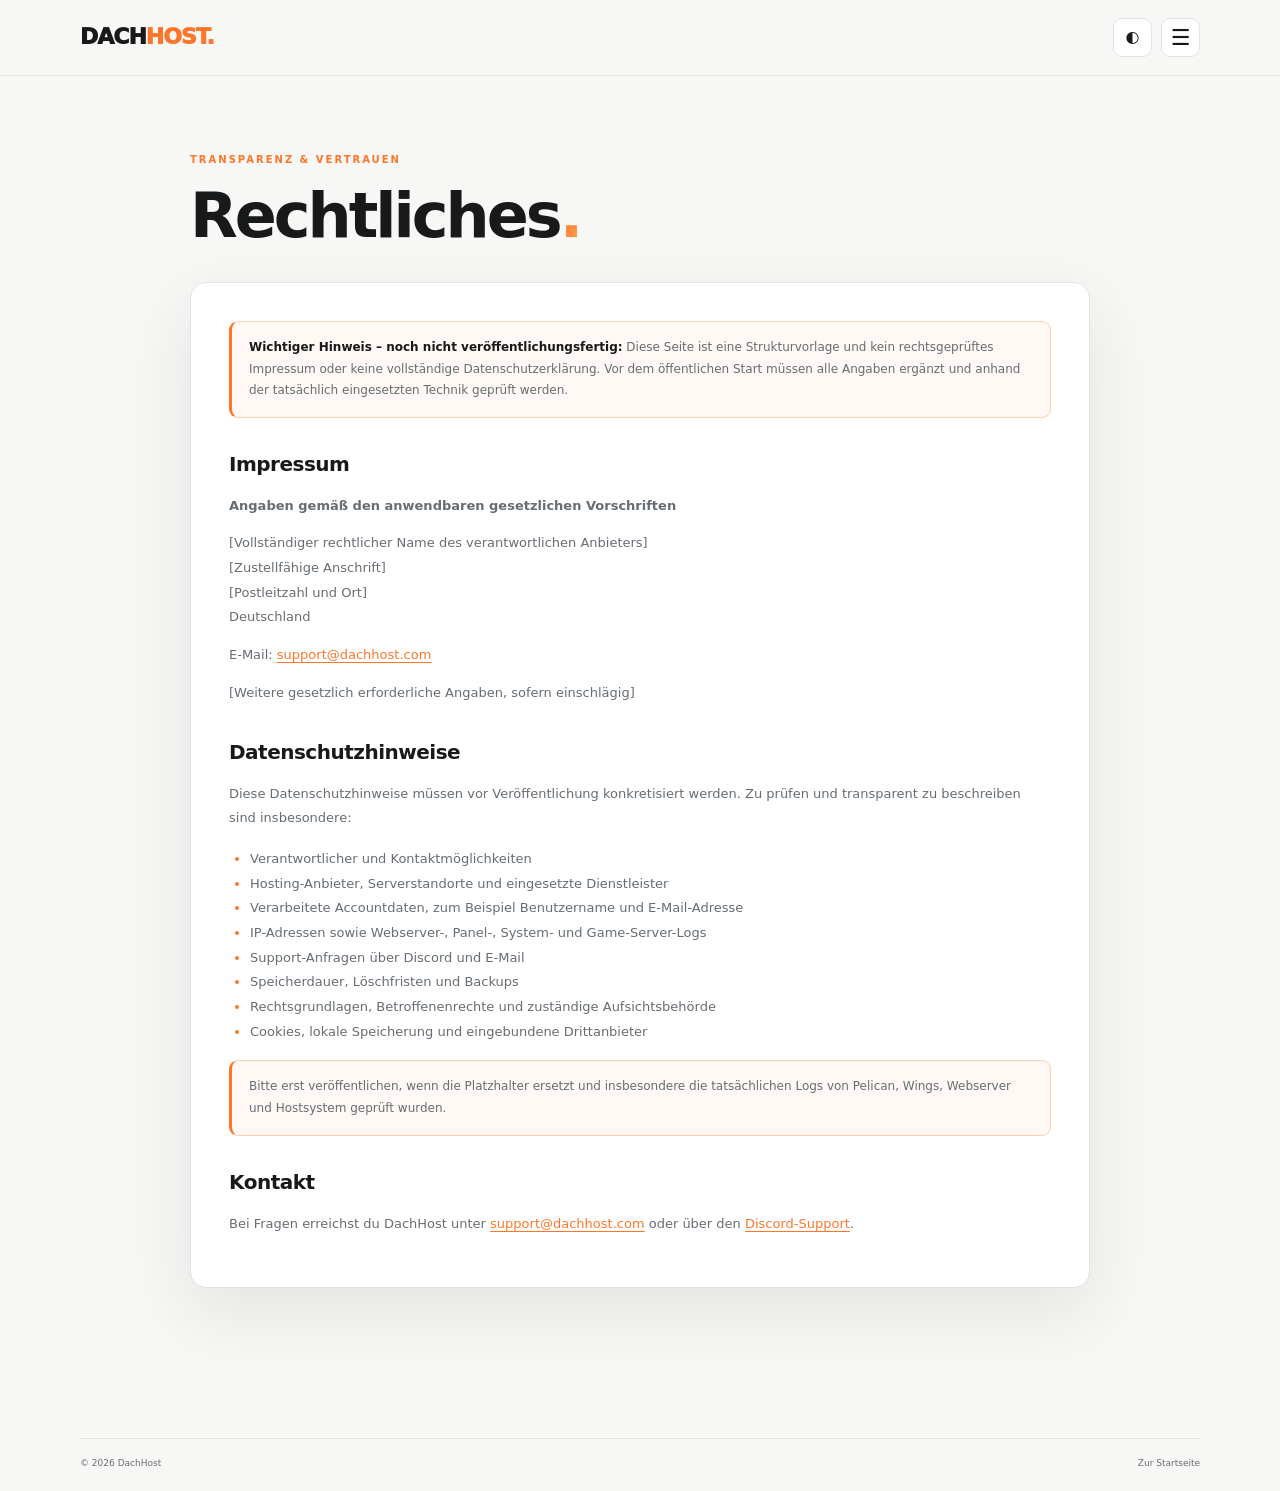
<file: legal/index.html>
<!doctype html>
<html lang="de" data-theme="auto">
<head>
  <meta charset="utf-8">
  <meta name="viewport" content="width=device-width, initial-scale=1">
  <meta name="theme-color" content="#111111">
  <meta name="description" content="Rechtliche Informationen und Datenschutzhinweise von DachHost.">
  <meta property="og:title" content="Rechtliches – DachHost">
  <meta property="og:description" content="Impressum, Datenschutz und Kontaktmöglichkeiten von DachHost.">
  <title>Rechtliches – DachHost</title>
  <link rel="canonical" href="https://www.dachhost.com/legal/">
  <link rel="stylesheet" href="/style.css">
  <script>
    (() => {
      try {
        const saved = localStorage.getItem('dachhost-theme');
        document.documentElement.dataset.theme = saved === 'light' || saved === 'dark' ? saved : 'auto';
      } catch (_) {}
    })();
  </script>
</head>
<body>
  <a class="skip-link" href="#main">Zum Inhalt springen</a>
  <header class="site-header">
    <div class="container nav">
      <a class="logo" href="/" aria-label="DachHost Startseite">DACH<span>HOST</span><i>.</i></a>
      <nav id="primaryNav" aria-label="Hauptnavigation">
<a href="/">Startseite</a>
<a href="/server/freeplan/">Freeplan</a>
<a href="/info/">Server-Info</a>
<a href="/specs/">Server-Specs</a>
<a href="/vorlagen/">Vorlagen</a>
<a href="/docs/">Dokumentation</a>
<a href="/roadmap/">Roadmap</a>
<a href="/status/">Systemstatus</a>
<a href="/legal/">Impressum & Datenschutz</a>
<a class="nav-cta" href="https://panel.dachhost.com">Zum Panel <span aria-hidden="true">↗</span></a>
</nav>
      <div class="nav-tools">
        <button class="theme-toggle" id="themeToggle" type="button" aria-label="Farbschema wechseln" title="Farbschema wechseln">◐</button>
        <button class="menu-toggle" id="menuToggle" type="button" aria-label="Menü öffnen" aria-controls="primaryNav" aria-expanded="false">☰</button>
      </div>
    </div>
  </header>
  <main id="main" class="container content-page">
    <div class="eyebrow">TRANSPARENZ & VERTRAUEN</div>
    <h1>Rechtliches<span class="gradient-text">.</span></h1>
    <div class="content-panel">
      <div class="notice"><strong>Wichtiger Hinweis – noch nicht veröffentlichungsfertig:</strong> Diese Seite ist eine Strukturvorlage und kein rechtsgeprüftes Impressum oder keine vollständige Datenschutzerklärung. Vor dem öffentlichen Start müssen alle Angaben ergänzt und anhand der tatsächlich eingesetzten Technik geprüft werden.</div>
      <h2>Impressum</h2>
      <p><strong>Angaben gemäß den anwendbaren gesetzlichen Vorschriften</strong></p>
      <p>[Vollständiger rechtlicher Name des verantwortlichen Anbieters]<br>[Zustellfähige Anschrift]<br>[Postleitzahl und Ort]<br>Deutschland</p>
      <p>E-Mail: <a href="mailto:support@dachhost.com">support@dachhost.com</a></p>
      <p>[Weitere gesetzlich erforderliche Angaben, sofern einschlägig]</p>
      <h2>Datenschutzhinweise</h2>
      <p>Diese Datenschutzhinweise müssen vor Veröffentlichung konkretisiert werden. Zu prüfen und transparent zu beschreiben sind insbesondere:</p>
      <ul>
        <li>Verantwortlicher und Kontaktmöglichkeiten</li>
        <li>Hosting-Anbieter, Serverstandorte und eingesetzte Dienstleister</li>
        <li>Verarbeitete Accountdaten, zum Beispiel Benutzername und E-Mail-Adresse</li>
        <li>IP-Adressen sowie Webserver-, Panel-, System- und Game-Server-Logs</li>
        <li>Support-Anfragen über Discord und E-Mail</li>
        <li>Speicherdauer, Löschfristen und Backups</li>
        <li>Rechtsgrundlagen, Betroffenenrechte und zuständige Aufsichtsbehörde</li>
        <li>Cookies, lokale Speicherung und eingebundene Drittanbieter</li>
      </ul>
      <div class="notice">Bitte erst veröffentlichen, wenn die Platzhalter ersetzt und insbesondere die tatsächlichen Logs von Pelican, Wings, Webserver und Hostsystem geprüft wurden.</div>
      <h2>Kontakt</h2>
      <p>Bei Fragen erreichst du DachHost unter <a href="mailto:support@dachhost.com">support@dachhost.com</a> oder über den <a href="https://discord.gg/H95r4yZNXF" target="_blank" rel="noopener noreferrer">Discord-Support</a>.</p>
    </div>
  </main>
  <footer class="footer">
    <div class="container footer-bottom"><span>© 2026 DachHost</span><a href="/">Zur Startseite</a></div>
  </footer>
  <script>
    (() => {
      const root = document.documentElement;
      const themeButton = document.getElementById('themeToggle');
      const menuButton = document.getElementById('menuToggle');
      const nav = document.getElementById('primaryNav');
      themeButton.addEventListener('click', () => {
        const current = root.dataset.theme || 'auto';
        const next = current === 'dark' ? 'light' : current === 'light' ? 'auto' : 'dark';
        root.dataset.theme = next;
        try {
          if (next === 'auto') localStorage.removeItem('dachhost-theme');
          else localStorage.setItem('dachhost-theme', next);
        } catch (_) {}
      });
      menuButton.addEventListener('click', () => {
        const isOpen = nav.classList.toggle('open');
        menuButton.setAttribute('aria-expanded', String(isOpen));
        menuButton.setAttribute('aria-label', isOpen ? 'Menü schließen' : 'Menü öffnen');
      });
      nav.addEventListener('click', event => {
        if (event.target.closest('a') && nav.classList.contains('open')) {
          nav.classList.remove('open');
          menuButton.setAttribute('aria-expanded', 'false');
          menuButton.setAttribute('aria-label', 'Menü öffnen');
        }
      });
    })();
  </script>
</body>
</html>
</file>
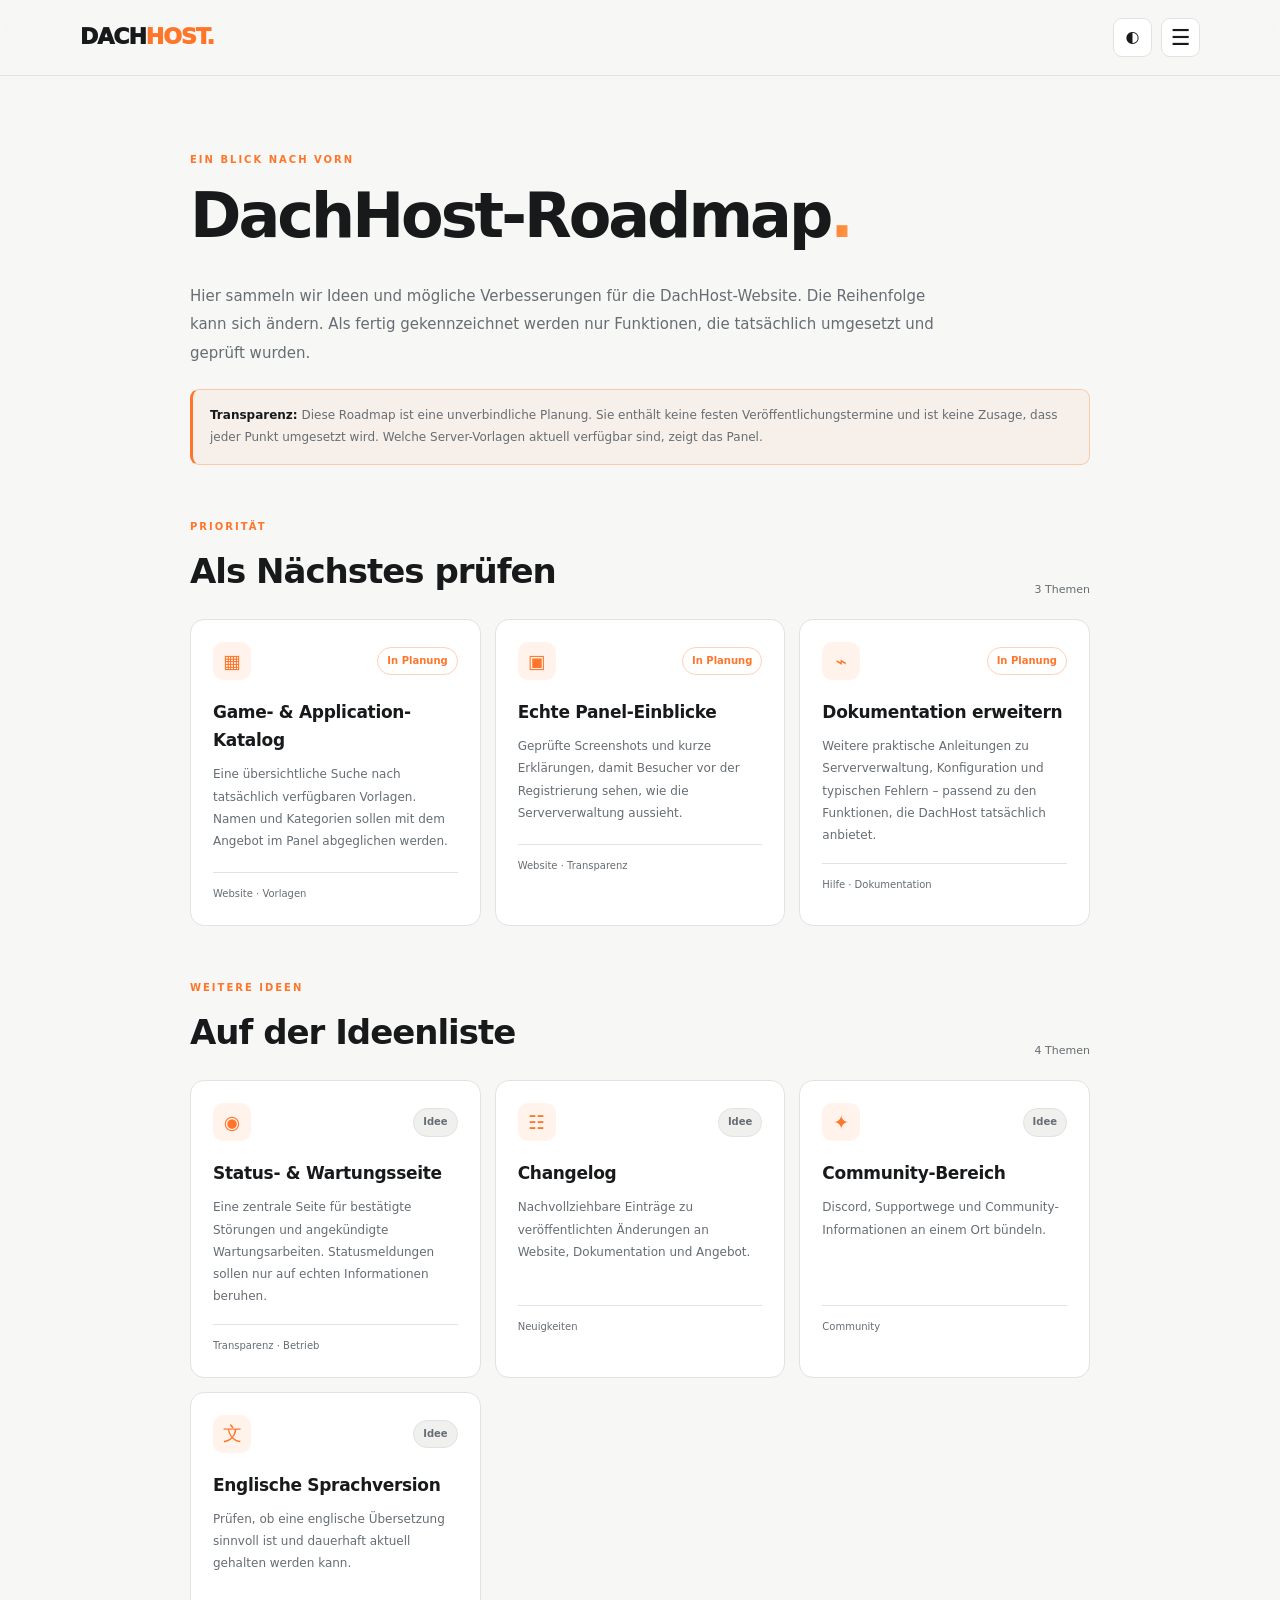
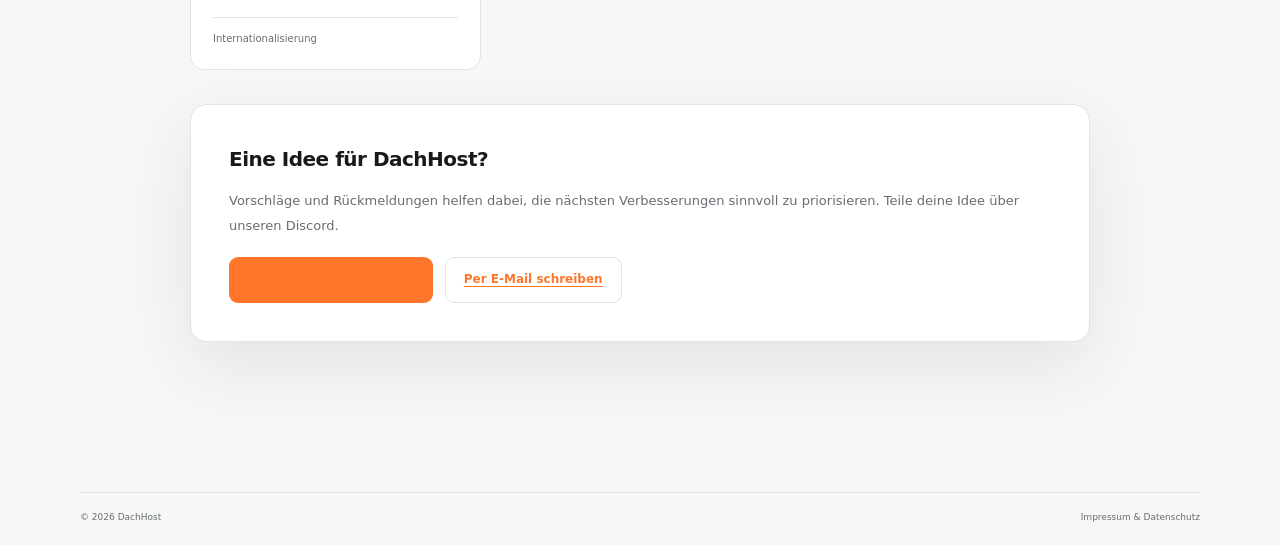
<file: roadmap/index.html>
<!doctype html>
<html lang="de" data-theme="auto">
<head>
  <meta charset="utf-8">
  <meta name="viewport" content="width=device-width, initial-scale=1">
  <meta name="theme-color" content="#111111">
  <meta name="description" content="Einblick in mögliche und geplante Verbesserungen für DachHost. Die Roadmap ist unverbindlich und wird laufend aktualisiert.">
  <meta property="og:type" content="website">
  <meta property="og:site_name" content="DachHost">
  <meta property="og:title" content="Roadmap – DachHost">
  <meta property="og:description" content="Was bei DachHost als Nächstes verbessert werden könnte.">
  <title>Roadmap – DachHost</title>
  <link rel="canonical" href="https://www.dachhost.com/roadmap/">
  <link rel="stylesheet" href="/style.css">
  <script>(()=>{try{const s=localStorage.getItem('dachhost-theme');document.documentElement.dataset.theme=s==='light'||s==='dark'?s:'auto'}catch(_){}})();</script>
</head>
<body>
<a class="skip-link" href="#main">Zum Inhalt springen</a>
<header class="site-header"><div class="container nav">
<a class="logo" href="/" aria-label="DachHost Startseite">DACH<span>HOST</span><i>.</i></a>
<nav id="primaryNav" aria-label="Hauptnavigation">
<a href="/">Startseite</a>
<a href="/server/freeplan/">Freeplan</a>
<a href="/info/">Server-Info</a>
<a href="/specs/">Server-Specs</a>
<a href="/vorlagen/">Vorlagen</a>
<a href="/docs/">Dokumentation</a>
<a href="/roadmap/">Roadmap</a>
<a href="/status/">Systemstatus</a>
<a href="/legal/">Impressum & Datenschutz</a>
<a class="nav-cta" href="https://panel.dachhost.com">Zum Panel <span aria-hidden="true">↗</span></a>
</nav><div class="nav-tools">
<button id="themeToggle" class="theme-toggle" type="button" aria-label="Farbschema wechseln" title="Farbschema wechseln">◐</button>
<button id="menuToggle" class="menu-toggle" type="button" aria-label="Menü öffnen" aria-controls="primaryNav" aria-expanded="false">☰</button>
</div></div></header>
<main id="main" class="container content-page roadmap-page">
<div class="eyebrow">EIN BLICK NACH VORN</div><h1>DachHost-Roadmap<span class="gradient-text">.</span></h1>
<p class="roadmap-intro">Hier sammeln wir Ideen und mögliche Verbesserungen für die DachHost-Website. Die Reihenfolge kann sich ändern. Als fertig gekennzeichnet werden nur Funktionen, die tatsächlich umgesetzt und geprüft wurden.</p>
<div class="notice roadmap-notice"><strong>Transparenz:</strong> Diese Roadmap ist eine unverbindliche Planung. Sie enthält keine festen Veröffentlichungstermine und ist keine Zusage, dass jeder Punkt umgesetzt wird. Welche Server-Vorlagen aktuell verfügbar sind, zeigt das Panel.</div>
<section class="roadmap-section" aria-labelledby="next-title"><div class="roadmap-section-heading"><div><div class="eyebrow">PRIORITÄT</div><h2 id="next-title">Als Nächstes prüfen</h2></div><span class="roadmap-count">3 Themen</span></div><div class="roadmap-grid">
<article class="roadmap-card"><div class="roadmap-card-top"><span class="roadmap-icon" aria-hidden="true">▦</span><span class="roadmap-status status-review">In Planung</span></div><h3>Game- & Application-Katalog</h3><p>Eine übersichtliche Suche nach tatsächlich verfügbaren Vorlagen. Namen und Kategorien sollen mit dem Angebot im Panel abgeglichen werden.</p><div class="roadmap-meta">Website · Vorlagen</div></article>
<article class="roadmap-card"><div class="roadmap-card-top"><span class="roadmap-icon" aria-hidden="true">▣</span><span class="roadmap-status status-review">In Planung</span></div><h3>Echte Panel-Einblicke</h3><p>Geprüfte Screenshots und kurze Erklärungen, damit Besucher vor der Registrierung sehen, wie die Serververwaltung aussieht.</p><div class="roadmap-meta">Website · Transparenz</div></article>
<article class="roadmap-card"><div class="roadmap-card-top"><span class="roadmap-icon" aria-hidden="true">⌁</span><span class="roadmap-status status-review">In Planung</span></div><h3>Dokumentation erweitern</h3><p>Weitere praktische Anleitungen zu Serververwaltung, Konfiguration und typischen Fehlern – passend zu den Funktionen, die DachHost tatsächlich anbietet.</p><div class="roadmap-meta">Hilfe · Dokumentation</div></article>
</div></section>
<section class="roadmap-section" aria-labelledby="ideas-title"><div class="roadmap-section-heading"><div><div class="eyebrow">WEITERE IDEEN</div><h2 id="ideas-title">Auf der Ideenliste</h2></div><span class="roadmap-count">4 Themen</span></div><div class="roadmap-grid">
<article class="roadmap-card"><div class="roadmap-card-top"><span class="roadmap-icon" aria-hidden="true">◉</span><span class="roadmap-status status-idea">Idee</span></div><h3>Status- & Wartungsseite</h3><p>Eine zentrale Seite für bestätigte Störungen und angekündigte Wartungsarbeiten. Statusmeldungen sollen nur auf echten Informationen beruhen.</p><div class="roadmap-meta">Transparenz · Betrieb</div></article>
<article class="roadmap-card"><div class="roadmap-card-top"><span class="roadmap-icon" aria-hidden="true">☷</span><span class="roadmap-status status-idea">Idee</span></div><h3>Changelog</h3><p>Nachvollziehbare Einträge zu veröffentlichten Änderungen an Website, Dokumentation und Angebot.</p><div class="roadmap-meta">Neuigkeiten</div></article>
<article class="roadmap-card"><div class="roadmap-card-top"><span class="roadmap-icon" aria-hidden="true">✦</span><span class="roadmap-status status-idea">Idee</span></div><h3>Community-Bereich</h3><p>Discord, Supportwege und Community-Informationen an einem Ort bündeln.</p><div class="roadmap-meta">Community</div></article>
<article class="roadmap-card"><div class="roadmap-card-top"><span class="roadmap-icon" aria-hidden="true">文</span><span class="roadmap-status status-idea">Idee</span></div><h3>Englische Sprachversion</h3><p>Prüfen, ob eine englische Übersetzung sinnvoll ist und dauerhaft aktuell gehalten werden kann.</p><div class="roadmap-meta">Internationalisierung</div></article>
</div></section>
<section class="content-panel roadmap-feedback"><h2>Eine Idee für DachHost?</h2><p>Vorschläge und Rückmeldungen helfen dabei, die nächsten Verbesserungen sinnvoll zu priorisieren. Teile deine Idee über unseren Discord.</p><div class="actions"><a class="button primary" href="https://discord.gg/H95r4yZNXF" target="_blank" rel="noopener noreferrer">Feedback auf Discord <span aria-hidden="true">↗</span></a><a class="button secondary" href="mailto:support@dachhost.com?subject=DachHost%20Feedback">Per E-Mail schreiben</a></div></section>
</main>
<footer class="footer"><div class="container footer-bottom"><span>© 2026 DachHost</span><a href="/legal/">Impressum & Datenschutz</a></div></footer>
<script>
(()=>{const root=document.documentElement,theme=document.getElementById('themeToggle'),menu=document.getElementById('menuToggle'),nav=document.getElementById('primaryNav');theme.addEventListener('click',()=>{const c=root.dataset.theme||'auto',n=c==='dark'?'light':c==='light'?'auto':'dark';root.dataset.theme=n;try{if(n==='auto')localStorage.removeItem('dachhost-theme');else localStorage.setItem('dachhost-theme',n)}catch(_){}});menu.addEventListener('click',()=>{const o=nav.classList.toggle('open');menu.setAttribute('aria-expanded',String(o));menu.setAttribute('aria-label',o?'Menü schließen':'Menü öffnen')});nav.addEventListener('click',e=>{if(e.target.closest('a')&&nav.classList.contains('open')){nav.classList.remove('open');menu.setAttribute('aria-expanded','false');menu.setAttribute('aria-label','Menü öffnen')}})})();
</script>
</body></html>
</file>
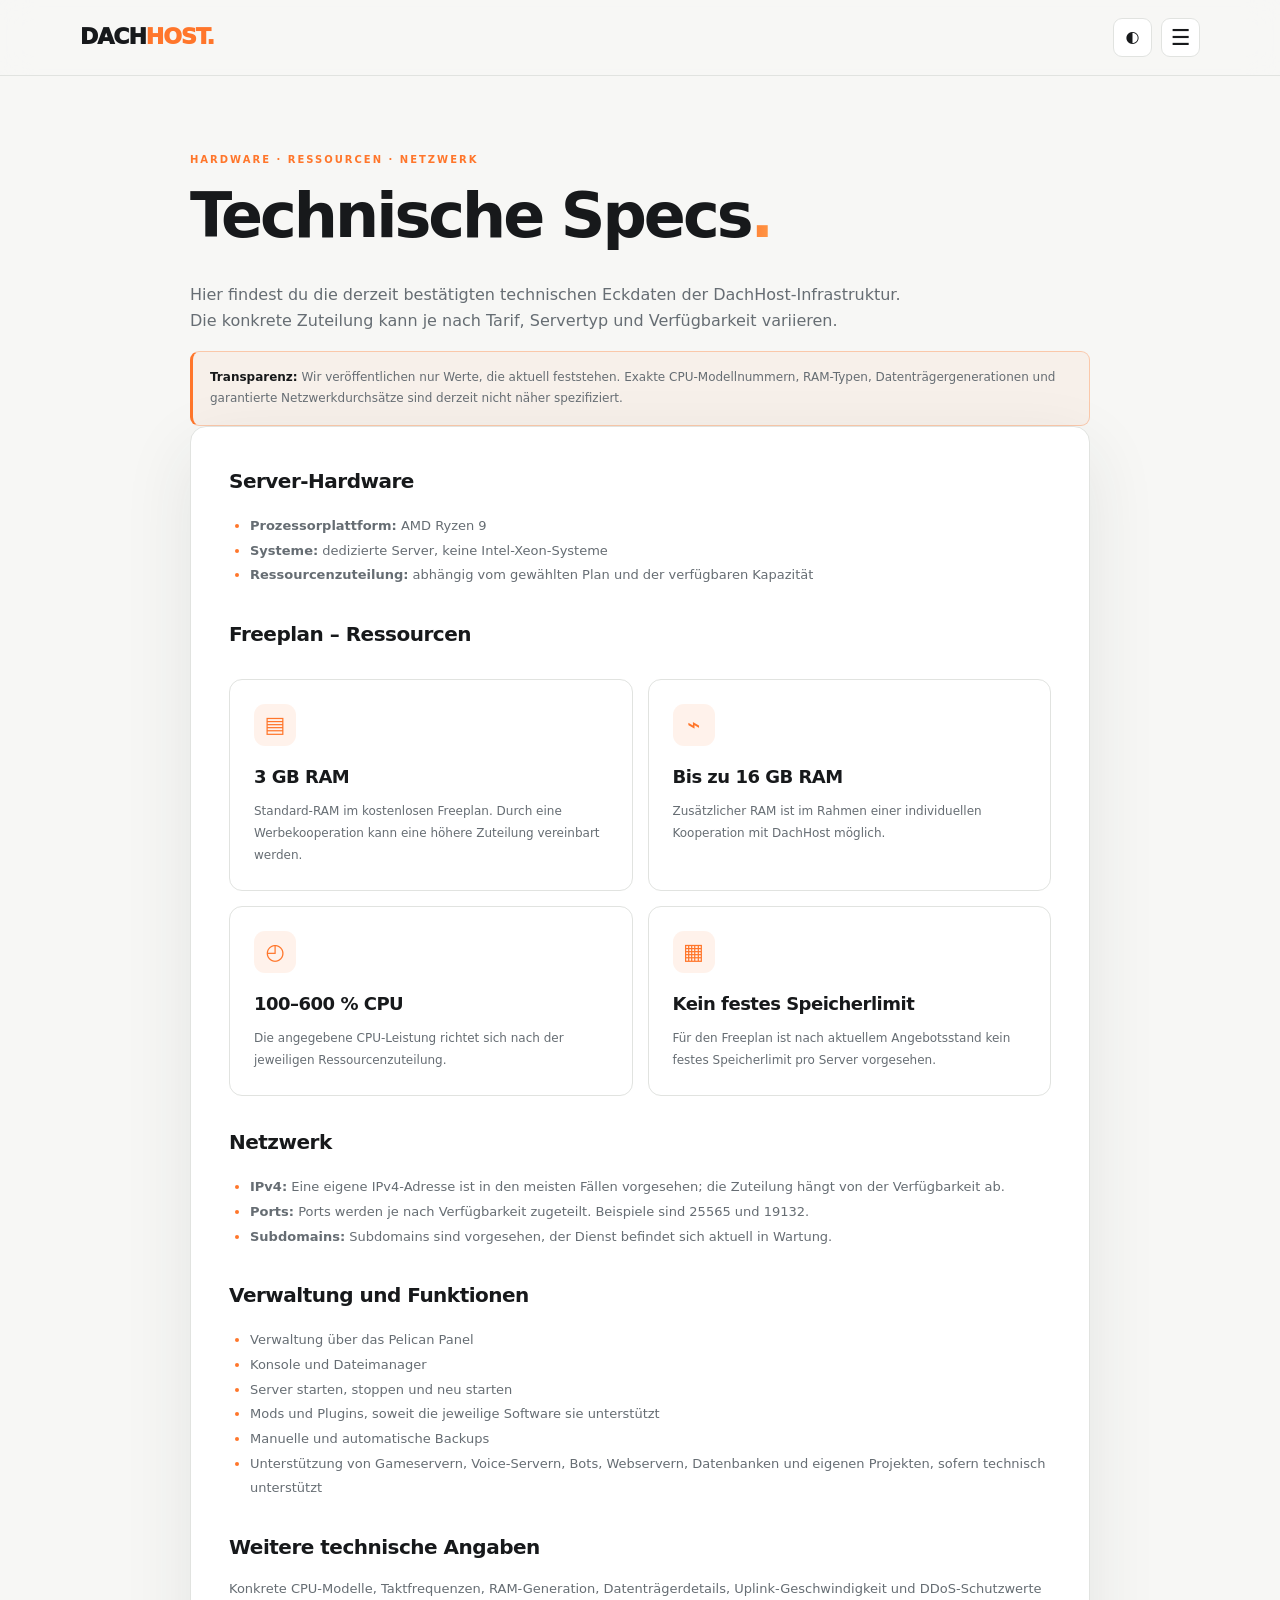
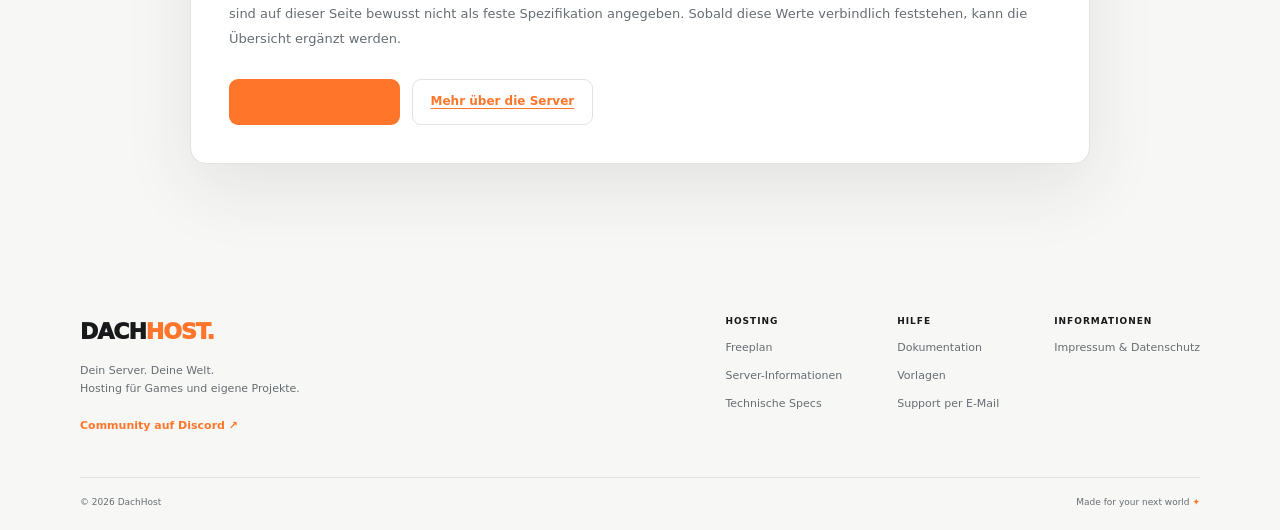
<file: specs/index.html>
<!doctype html>
<html lang="de" data-theme="auto">
<head>
  <meta charset="utf-8">
  <meta name="viewport" content="width=device-width, initial-scale=1">
  <meta name="theme-color" content="#111111">
  <meta name="description" content="Technische Grundlagen von DachHost: Ryzen-9-basierte dedizierte Server, Freeplan-Ressourcen, Netzwerk und Verwaltung.">
  <meta property="og:type" content="website">
  <meta property="og:site_name" content="DachHost">
  <meta property="og:title" content="Technische Specs – DachHost">
  <meta property="og:description" content="Technische Grundlagen von DachHost: Ryzen-9-basierte dedizierte Server, Freeplan-Ressourcen, Netzwerk und Verwaltung.">
  <meta property="og:url" content="https://www.dachhost.com/specs/">
  <title>Technische Specs – DachHost</title>
  <link rel="canonical" href="https://www.dachhost.com/specs/">
  <link rel="stylesheet" href="/style.css">
  <script>
    (() => { try {
      const saved = localStorage.getItem('dachhost-theme');
      document.documentElement.dataset.theme = saved === 'light' || saved === 'dark' ? saved : 'auto';
    } catch (_) {} })();
  </script>
</head>
<body>
  <a class="skip-link" href="#main">Zum Inhalt springen</a>
  <header class="site-header">
    <div class="container nav">
      <a class="logo" href="/" aria-label="DachHost Startseite">DACH<span>HOST</span><i>.</i></a>
      <nav id="primaryNav" aria-label="Hauptnavigation">
<a href="/">Startseite</a>
<a href="/server/freeplan/">Freeplan</a>
<a href="/info/">Server-Info</a>
<a href="/specs/">Server-Specs</a>
<a href="/vorlagen/">Vorlagen</a>
<a href="/docs/">Dokumentation</a>
<a href="/roadmap/">Roadmap</a>
<a href="/status/">Systemstatus</a>
<a href="/legal/">Impressum & Datenschutz</a>
<a class="nav-cta" href="https://panel.dachhost.com">Zum Panel <span aria-hidden="true">↗</span></a>
</nav>
      <div class="nav-tools">
        <button class="theme-toggle" id="themeToggle" type="button" aria-label="Farbschema wechseln" title="Farbschema wechseln">◐</button>
        <button class="menu-toggle" id="menuToggle" type="button" aria-label="Menü öffnen" aria-controls="primaryNav" aria-expanded="false">☰</button>
      </div>
    </div>
  </header>
  <main id="main" class="container content-page">
    <div class="eyebrow">HARDWARE · RESSOURCEN · NETZWERK</div>
    <h1>Technische Specs<span class="gradient-text">.</span></h1>
    <p class="catalog-intro">Hier findest du die derzeit bestätigten technischen Eckdaten der DachHost-Infrastruktur. Die konkrete Zuteilung kann je nach Tarif, Servertyp und Verfügbarkeit variieren.</p>
    <div class="notice"><strong>Transparenz:</strong> Wir veröffentlichen nur Werte, die aktuell feststehen. Exakte CPU-Modellnummern, RAM-Typen, Datenträgergenerationen und garantierte Netzwerkdurchsätze sind derzeit nicht näher spezifiziert.</div>
    <div class="content-panel">
      <h2>Server-Hardware</h2>
      <ul>
        <li><strong>Prozessorplattform:</strong> AMD Ryzen 9</li>
        <li><strong>Systeme:</strong> dedizierte Server, keine Intel-Xeon-Systeme</li>
        <li><strong>Ressourcenzuteilung:</strong> abhängig vom gewählten Plan und der verfügbaren Kapazität</li>
      </ul>
      <h2>Freeplan – Ressourcen</h2>
      <div class="catalog-grid">
        <article class="catalog-card"><div class="feature-icon" aria-hidden="true">▤</div><h2>3 GB RAM</h2><p>Standard-RAM im kostenlosen Freeplan. Durch eine Werbekooperation kann eine höhere Zuteilung vereinbart werden.</p></article>
        <article class="catalog-card"><div class="feature-icon" aria-hidden="true">⌁</div><h2>Bis zu 16 GB RAM</h2><p>Zusätzlicher RAM ist im Rahmen einer individuellen Kooperation mit DachHost möglich.</p></article>
        <article class="catalog-card"><div class="feature-icon" aria-hidden="true">◴</div><h2>100–600 % CPU</h2><p>Die angegebene CPU-Leistung richtet sich nach der jeweiligen Ressourcenzuteilung.</p></article>
        <article class="catalog-card"><div class="feature-icon" aria-hidden="true">▦</div><h2>Kein festes Speicherlimit</h2><p>Für den Freeplan ist nach aktuellem Angebotsstand kein festes Speicherlimit pro Server vorgesehen.</p></article>
      </div>
      <h2>Netzwerk</h2>
      <ul>
        <li><strong>IPv4:</strong> Eine eigene IPv4-Adresse ist in den meisten Fällen vorgesehen; die Zuteilung hängt von der Verfügbarkeit ab.</li>
        <li><strong>Ports:</strong> Ports werden je nach Verfügbarkeit zugeteilt. Beispiele sind 25565 und 19132.</li>
        <li><strong>Subdomains:</strong> Subdomains sind vorgesehen, der Dienst befindet sich aktuell in Wartung.</li>
      </ul>
      <h2>Verwaltung und Funktionen</h2>
      <ul>
        <li>Verwaltung über das Pelican Panel</li>
        <li>Konsole und Dateimanager</li>
        <li>Server starten, stoppen und neu starten</li>
        <li>Mods und Plugins, soweit die jeweilige Software sie unterstützt</li>
        <li>Manuelle und automatische Backups</li>
        <li>Unterstützung von Gameservern, Voice-Servern, Bots, Webservern, Datenbanken und eigenen Projekten, sofern technisch unterstützt</li>
      </ul>
      <h2>Weitere technische Angaben</h2>
      <p>Konkrete CPU-Modelle, Taktfrequenzen, RAM-Generation, Datenträgerdetails, Uplink-Geschwindigkeit und DDoS-Schutzwerte sind auf dieser Seite bewusst nicht als feste Spezifikation angegeben. Sobald diese Werte verbindlich feststehen, kann die Übersicht ergänzt werden.</p>
      <div class="actions"><a class="button primary" href="/server/freeplan/">Freeplan ansehen →</a><a class="button secondary" href="/info/">Mehr über die Server</a></div>
    </div>
  </main>
  <footer class="footer">
    <div class="container footer-main">
      <div class="footer-brand">
        <a class="logo" href="/">DACH<span>HOST</span><i>.</i></a>
        <p>Dein Server. Deine Welt.<br>Hosting für Games und eigene Projekte.</p>
        <a class="footer-discord" href="https://discord.gg/H95r4yZNXF" target="_blank" rel="noopener noreferrer">Community auf Discord ↗</a>
      </div>
      <div class="footer-links">
        <div><b>HOSTING</b><a href="/server/freeplan/">Freeplan</a><a href="/info/">Server-Informationen</a><a href="/specs/">Technische Specs</a></div>
        <div><b>HILFE</b><a href="//docs/">Dokumentation</a><a href="//vorlagen/">Vorlagen</a><a href="mailto:support@dachhost.com">Support per E-Mail</a></div>
        <div><b>INFORMATIONEN</b><a href="//legal/">Impressum & Datenschutz</a></div>
      </div>
    </div>
    <div class="container footer-bottom"><span>© 2026 DachHost</span><span>Made for your next world <i aria-hidden="true">✦</i></span></div>
  </footer>
  <script>
    (() => {
      const root = document.documentElement;
      const themeButton = document.getElementById('themeToggle');
      const menuButton = document.getElementById('menuToggle');
      const nav = document.getElementById('primaryNav');
      themeButton.addEventListener('click', () => {
        const current = root.dataset.theme || 'auto';
        const next = current === 'dark' ? 'light' : current === 'light' ? 'auto' : 'dark';
        root.dataset.theme = next;
        try {
          if (next === 'auto') localStorage.removeItem('dachhost-theme');
          else localStorage.setItem('dachhost-theme', next);
        } catch (_) {}
      });
      menuButton.addEventListener('click', () => {
        const isOpen = nav.classList.toggle('open');
        menuButton.setAttribute('aria-expanded', String(isOpen));
        menuButton.setAttribute('aria-label', isOpen ? 'Menü schließen' : 'Menü öffnen');
      });
      nav.addEventListener('click', event => {
        if (event.target.closest('a') && nav.classList.contains('open')) {
          nav.classList.remove('open');
          menuButton.setAttribute('aria-expanded', 'false');
          menuButton.setAttribute('aria-label', 'Menü öffnen');
        }
      });
    })();
  </script>
</body>
</html>
</file>
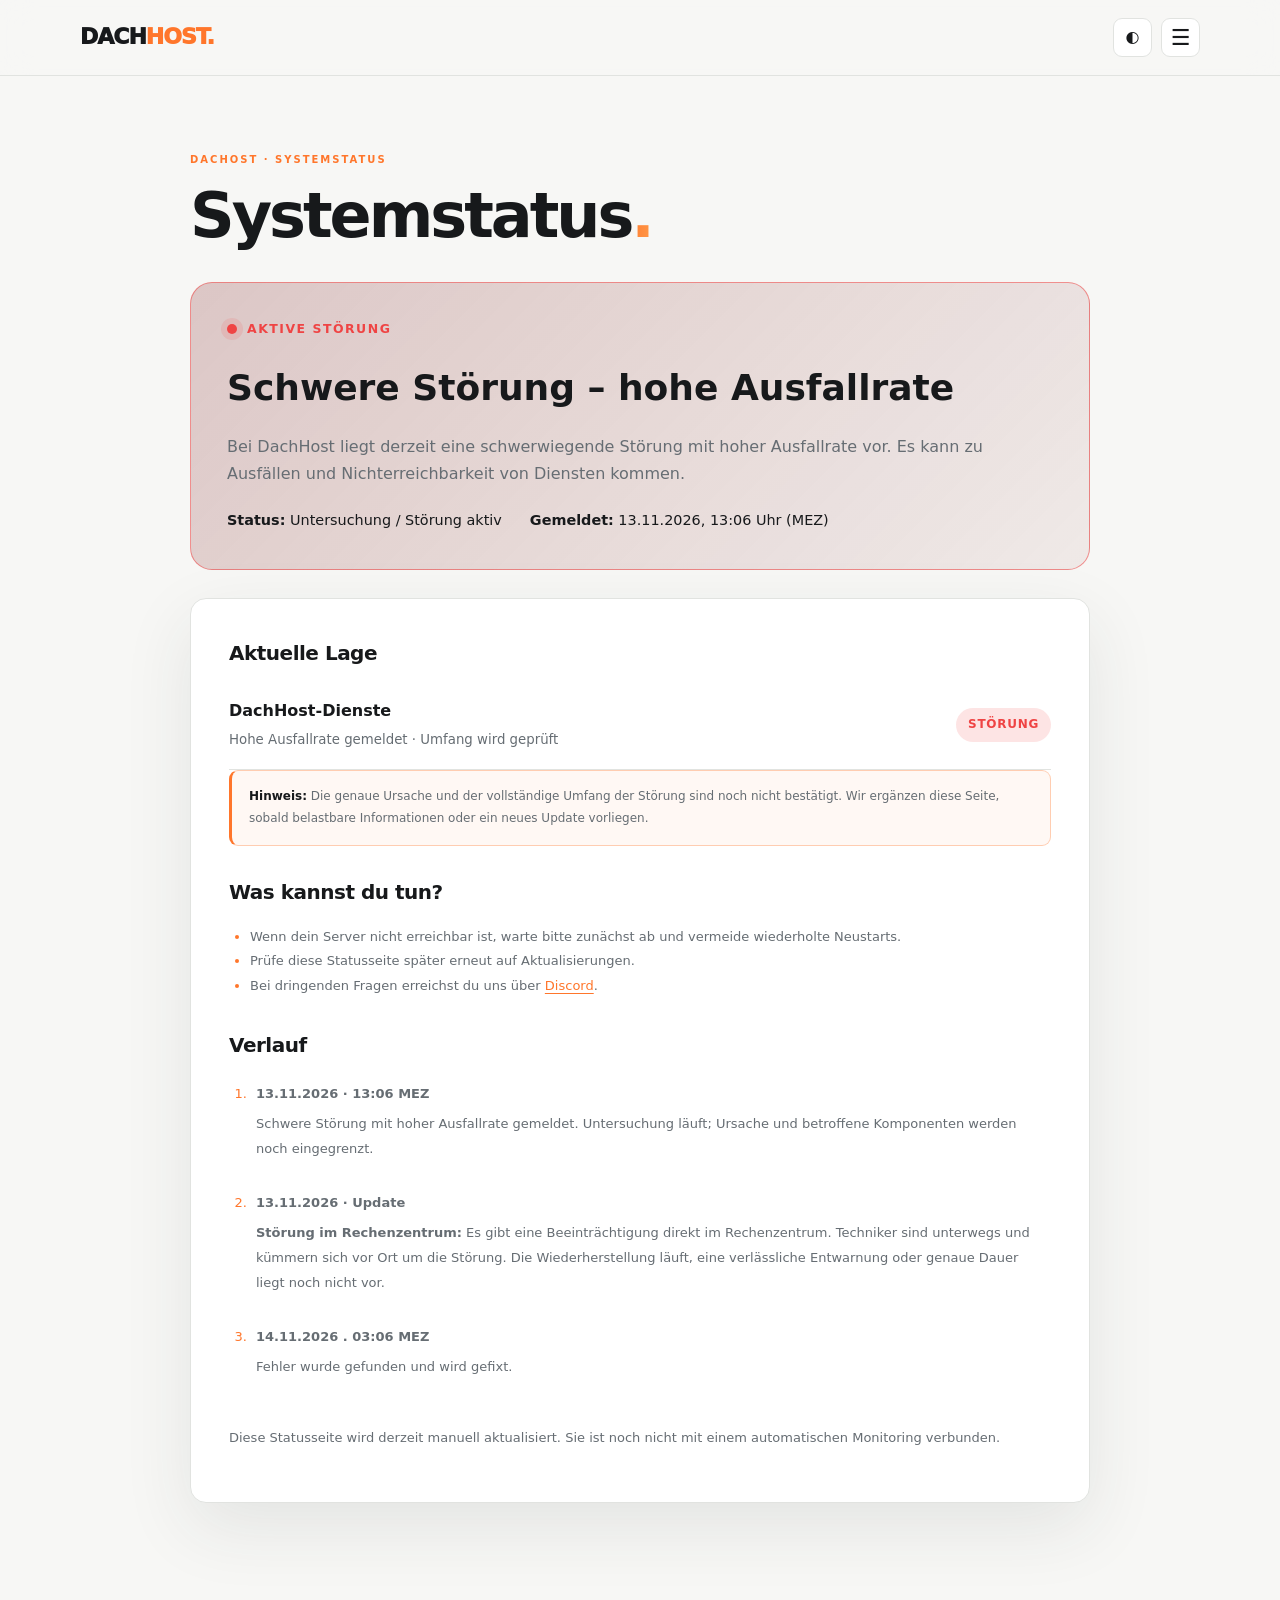
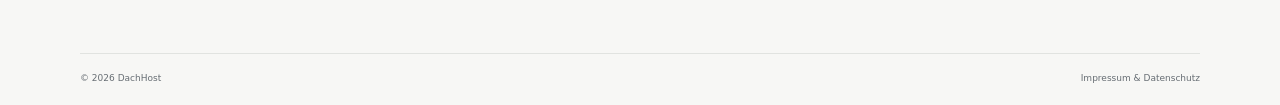
<file: status/index.html>
<!doctype html>
<html lang="de" data-theme="auto">
<head>
  <meta charset="utf-8">
  <meta name="viewport" content="width=device-width, initial-scale=1">
  <meta name="theme-color" content="#111111">
  <meta name="description" content="Aktuelle Störungen und Wartungsmeldungen bei DachHost.">
  <meta property="og:title" content="Systemstatus – DachHost">
  <meta property="og:description" content="Aktuelle Statusmeldung: schwere Störung mit hoher Ausfallrate.">
  <title>Systemstatus – DachHost</title>
  <link rel="canonical" href="https://www.dachhost.com/status/">
  <link rel="stylesheet" href="/style.css">
  <script>(()=>{try{const s=localStorage.getItem('dachhost-theme');document.documentElement.dataset.theme=s==='light'||s==='dark'?s:'auto'}catch(_){}})();</script>
</head>
<body>
<a class="skip-link" href="#main">Zum Inhalt springen</a>
<header class="site-header"><div class="container nav">
<a class="logo" href="/" aria-label="DachHost Startseite">DACH<span>HOST</span><i>.</i></a>
<nav id="primaryNav" aria-label="Hauptnavigation">
<a href="/">Startseite</a>
<a href="/server/freeplan/">Freeplan</a>
<a href="/info/">Server-Info</a>
<a href="/specs/">Server-Specs</a>
<a href="/vorlagen/">Vorlagen</a>
<a href="/docs/">Dokumentation</a>
<a href="/roadmap/">Roadmap</a>
<a href="/status/">Systemstatus</a>
<a href="/legal/">Impressum & Datenschutz</a>
<a class="nav-cta" href="https://panel.dachhost.com">Zum Panel <span aria-hidden="true">↗</span></a>
</nav><div class="nav-tools">
<button class="theme-toggle" id="themeToggle" type="button" aria-label="Farbschema wechseln" title="Farbschema wechseln">◐</button>
<button class="menu-toggle" id="menuToggle" type="button" aria-label="Menü öffnen" aria-controls="primaryNav" aria-expanded="false">☰</button>
</div></div></header>
<main id="main" class="container content-page status-page">
<div class="eyebrow">DACHOST · SYSTEMSTATUS</div>
<h1>Systemstatus<span class="gradient-text">.</span></h1>
<section class="status-incident" aria-labelledby="incident-title">
<div class="status-incident-label"><span class="status-pulse" aria-hidden="true"></span> AKTIVE STÖRUNG</div>
<h2 id="incident-title">Schwere Störung – hohe Ausfallrate</h2>
<p>Bei DachHost liegt derzeit eine schwerwiegende Störung mit hoher Ausfallrate vor. Es kann zu Ausfällen und Nichterreichbarkeit von Diensten kommen.</p>
<div class="status-meta"><span><strong>Status:</strong> Untersuchung / Störung aktiv</span><span><strong>Gemeldet:</strong> 13.11.2026, 13:06 Uhr (MEZ)</span></div>
</section>
<section class="content-panel status-services">
<h2>Aktuelle Lage</h2>
<div class="status-service-row"><span><strong>DachHost-Dienste</strong><small>Hohe Ausfallrate gemeldet · Umfang wird geprüft</small></span><span class="status-pill">STÖRUNG</span></div>
<div class="notice"><strong>Hinweis:</strong> Die genaue Ursache und der vollständige Umfang der Störung sind noch nicht bestätigt. Wir ergänzen diese Seite, sobald belastbare Informationen oder ein neues Update vorliegen.</div>
<h2>Was kannst du tun?</h2>
<ul><li>Wenn dein Server nicht erreichbar ist, warte bitte zunächst ab und vermeide wiederholte Neustarts.</li><li>Prüfe diese Statusseite später erneut auf Aktualisierungen.</li><li>Bei dringenden Fragen erreichst du uns über <a href="https://discord.gg/H95r4yZNXF" target="_blank" rel="noopener noreferrer">Discord</a>.</li></ul>
<h2>Verlauf</h2>
<ol class="status-timeline">
<li><strong>13.11.2026 · 13:06 MEZ</strong><p>Schwere Störung mit hoher Ausfallrate gemeldet. Untersuchung läuft; Ursache und betroffene Komponenten werden noch eingegrenzt.</p></li>
<li><strong>13.11.2026 · Update</strong><p><strong>Störung im Rechenzentrum:</strong> Es gibt eine Beeinträchtigung direkt im Rechenzentrum. Techniker sind unterwegs und kümmern sich vor Ort um die Störung. Die Wiederherstellung läuft, eine verlässliche Entwarnung oder genaue Dauer liegt noch nicht vor.</p></li>
<li><strong>14.11.2026 . 03:06 MEZ</strong><p>Fehler wurde gefunden und wird gefixt.</p></li>
</ol>
<p class="status-disclaimer">Diese Statusseite wird derzeit manuell aktualisiert. Sie ist noch nicht mit einem automatischen Monitoring verbunden.</p>
</section>
</main>
<footer class="footer"><div class="container footer-bottom"><span>© 2026 DachHost</span><a href="/legal/">Impressum & Datenschutz</a></div></footer>
<script>
(()=>{const root=document.documentElement,theme=document.getElementById('themeToggle'),menu=document.getElementById('menuToggle'),nav=document.getElementById('primaryNav');theme.addEventListener('click',()=>{const c=root.dataset.theme||'auto',n=c==='dark'?'light':c==='light'?'auto':'dark';root.dataset.theme=n;try{if(n==='auto')localStorage.removeItem('dachhost-theme');else localStorage.setItem('dachhost-theme',n)}catch(_){}});menu.addEventListener('click',()=>{const o=nav.classList.toggle('open');menu.setAttribute('aria-expanded',String(o));menu.setAttribute('aria-label',o?'Menü schließen':'Menü öffnen')});nav.addEventListener('click',e=>{if(e.target.closest('a')&&nav.classList.contains('open')){nav.classList.remove('open');menu.setAttribute('aria-expanded','false');menu.setAttribute('aria-label','Menü öffnen')}})})();
</script>
</body></html>
</file>
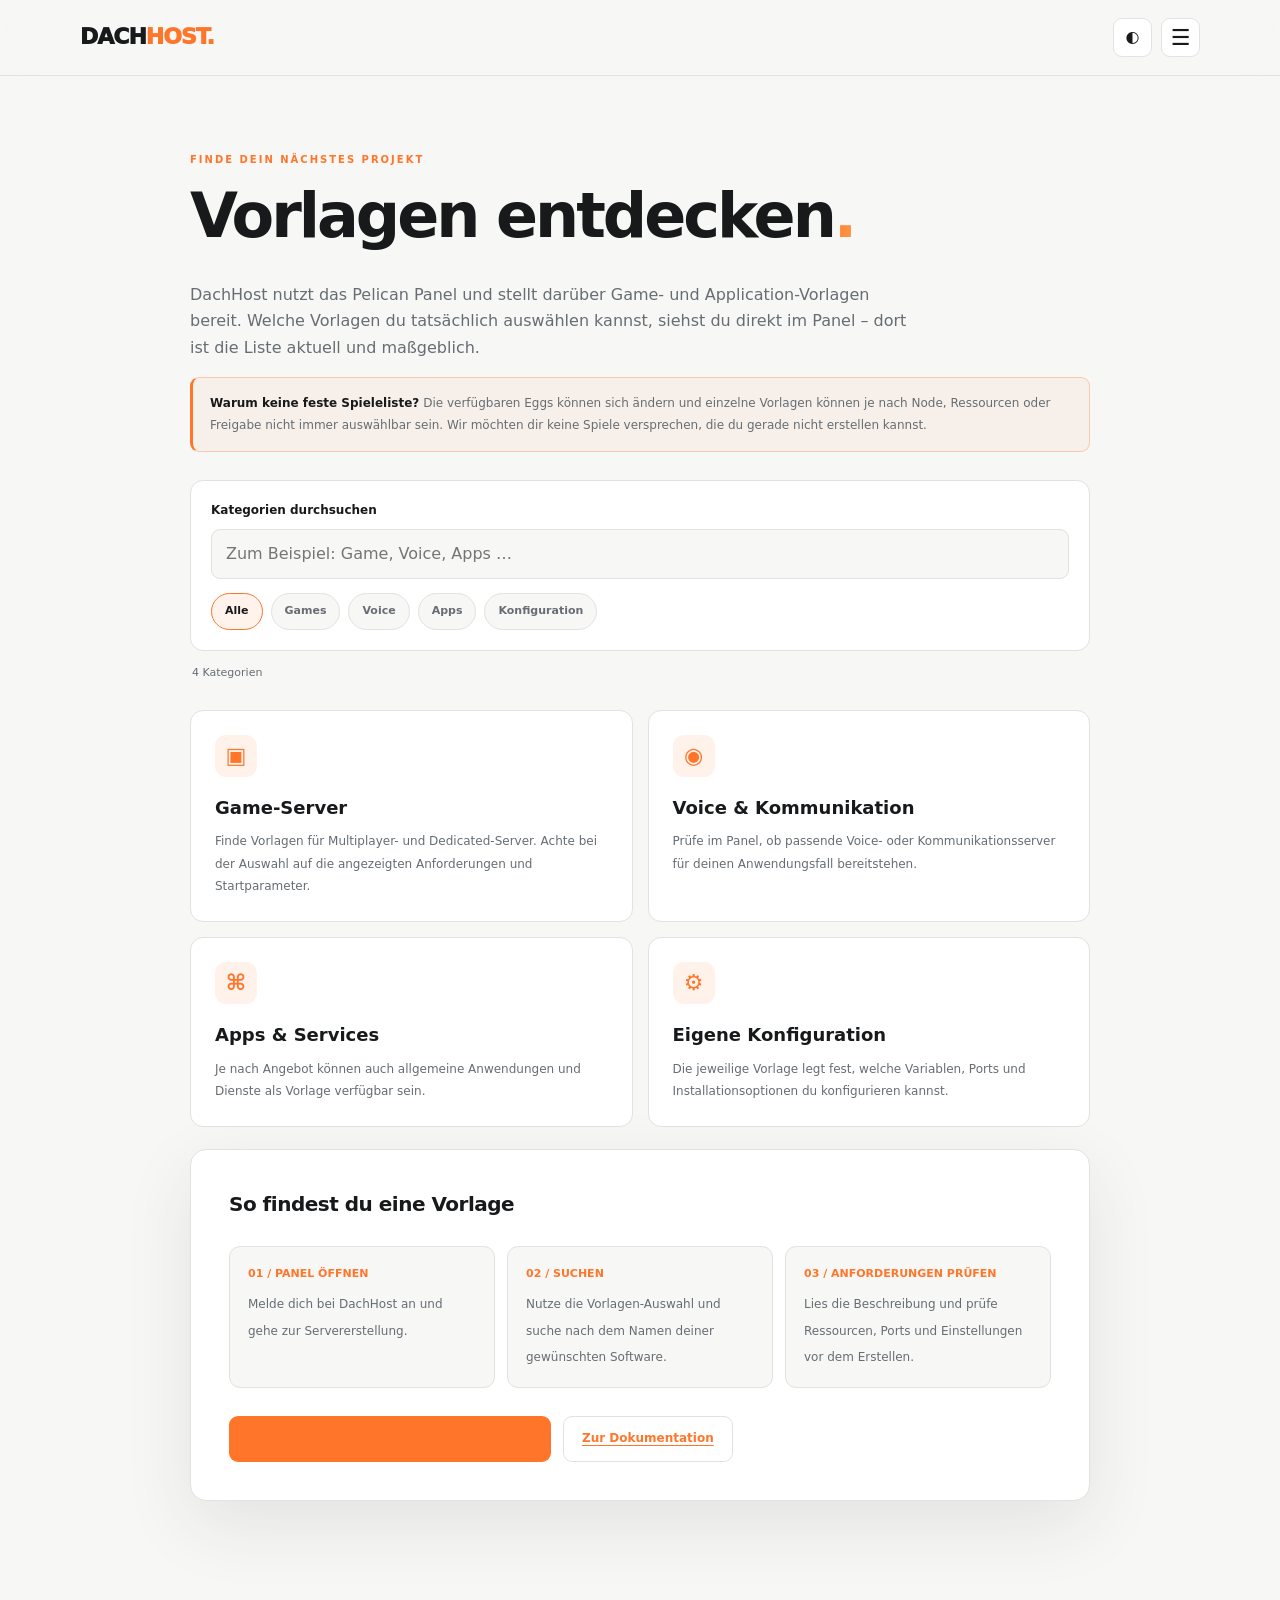
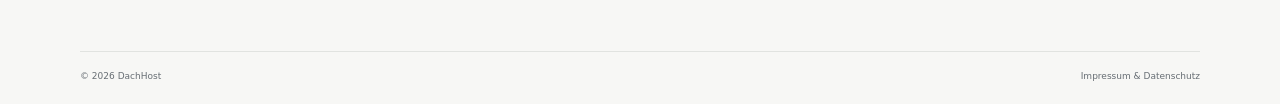
<file: vorlagen/index.html>
<!doctype html>
<html lang="de" data-theme="auto">
<head>
  <meta charset="utf-8">
  <meta name="viewport" content="width=device-width, initial-scale=1">
  <meta name="theme-color" content="#111111">
  <meta name="description" content="Finde die passende Game- oder Application-Vorlage für dein Projekt bei DachHost.">
  <meta property="og:title" content="Vorlagen entdecken – DachHost">
  <meta property="og:description" content="So findest du verfügbare Game- und Application-Vorlagen im DachHost-Panel.">
  <title>Vorlagen entdecken – DachHost</title>
  <link rel="canonical" href="https://www.dachhost.com/vorlagen/">
  <link rel="stylesheet" href="/style.css">
  <script>
    (() => {
      try {
        const saved = localStorage.getItem('dachhost-theme');
        document.documentElement.dataset.theme = saved === 'light' || saved === 'dark' ? saved : 'auto';
      } catch (_) {}
    })();
  </script>
</head>
<body>
  <a class="skip-link" href="#main">Zum Inhalt springen</a>
  <header class="site-header">
    <div class="container nav">
      <a class="logo" href="/" aria-label="DachHost Startseite">DACH<span>HOST</span><i>.</i></a>
      <nav id="primaryNav" aria-label="Hauptnavigation">
<a href="/">Startseite</a>
<a href="/server/freeplan/">Freeplan</a>
<a href="/info/">Server-Info</a>
<a href="/specs/">Server-Specs</a>
<a href="/vorlagen/">Vorlagen</a>
<a href="/docs/">Dokumentation</a>
<a href="/roadmap/">Roadmap</a>
<a href="/status/">Systemstatus</a>
<a href="/legal/">Impressum & Datenschutz</a>
<a class="nav-cta" href="https://panel.dachhost.com">Zum Panel <span aria-hidden="true">↗</span></a>
</nav>
      <div class="nav-tools">
        <button class="theme-toggle" id="themeToggle" type="button" aria-label="Farbschema wechseln" title="Farbschema wechseln">◐</button>
        <button class="menu-toggle" id="menuToggle" type="button" aria-label="Menü öffnen" aria-controls="primaryNav" aria-expanded="false">☰</button>
      </div>
    </div>
  </header>
  <main id="main" class="container content-page">
    <div class="eyebrow">FINDE DEIN NÄCHSTES PROJEKT</div>
    <h1>Vorlagen entdecken<span class="gradient-text">.</span></h1>
    <p class="catalog-intro">DachHost nutzt das Pelican Panel und stellt darüber Game- und Application-Vorlagen bereit. Welche Vorlagen du tatsächlich auswählen kannst, siehst du direkt im Panel – dort ist die Liste aktuell und maßgeblich.</p>
    <div class="notice"><strong>Warum keine feste Spieleliste?</strong> Die verfügbaren Eggs können sich ändern und einzelne Vorlagen können je nach Node, Ressourcen oder Freigabe nicht immer auswählbar sein. Wir möchten dir keine Spiele versprechen, die du gerade nicht erstellen kannst.</div>
    <div class="catalog-tools">
      <label class="catalog-search-label" for="catalogSearch">Kategorien durchsuchen</label>
      <input class="catalog-search" id="catalogSearch" type="search" placeholder="Zum Beispiel: Game, Voice, Apps …" autocomplete="off">
      <div class="catalog-filters" role="group" aria-label="Kategorien filtern">
        <button class="catalog-filter active" type="button" data-filter="all" aria-pressed="true">Alle</button>
        <button class="catalog-filter" type="button" data-filter="games" aria-pressed="false">Games</button>
        <button class="catalog-filter" type="button" data-filter="voice" aria-pressed="false">Voice</button>
        <button class="catalog-filter" type="button" data-filter="apps" aria-pressed="false">Apps</button>
        <button class="catalog-filter" type="button" data-filter="config" aria-pressed="false">Konfiguration</button>
      </div>
    </div>
    <p class="catalog-result" id="catalogResult" aria-live="polite">4 Kategorien</p>
    <noscript><p class="notice">Die Suche und Filter benötigen JavaScript. Alle vier Kategorien sind auch ohne JavaScript sichtbar.</p></noscript>
    <div class="catalog-grid" id="catalogGrid">
      <article class="catalog-card" data-category="games" data-search="game games multiplayer dedicated server minecraft survival"><div class="feature-icon" aria-hidden="true">▣</div><h2>Game-Server</h2><p>Finde Vorlagen für Multiplayer- und Dedicated-Server. Achte bei der Auswahl auf die angezeigten Anforderungen und Startparameter.</p></article>
      <article class="catalog-card" data-category="voice" data-search="voice kommunikation teamspeak mumble"><div class="feature-icon" aria-hidden="true">◉</div><h2>Voice & Kommunikation</h2><p>Prüfe im Panel, ob passende Voice- oder Kommunikationsserver für deinen Anwendungsfall bereitstehen.</p></article>
      <article class="catalog-card" data-category="apps" data-search="apps application services anwendungen dienste"><div class="feature-icon" aria-hidden="true">⌘</div><h2>Apps & Services</h2><p>Je nach Angebot können auch allgemeine Anwendungen und Dienste als Vorlage verfügbar sein.</p></article>
      <article class="catalog-card" data-category="config" data-search="konfiguration variablen ports installation einstellungen"><div class="feature-icon" aria-hidden="true">⚙</div><h2>Eigene Konfiguration</h2><p>Die jeweilige Vorlage legt fest, welche Variablen, Ports und Installationsoptionen du konfigurieren kannst.</p></article>
    </div>
    <p class="catalog-empty" id="catalogEmpty" hidden>Keine passende Kategorie gefunden. Versuche einen anderen Suchbegriff.</p>
    <section class="content-panel" style="margin-top:22px">
      <h2>So findest du eine Vorlage</h2>
      <div class="catalog-steps">
        <div class="catalog-step"><b>01 / PANEL ÖFFNEN</b><span>Melde dich bei DachHost an und gehe zur Servererstellung.</span></div>
        <div class="catalog-step"><b>02 / SUCHEN</b><span>Nutze die Vorlagen-Auswahl und suche nach dem Namen deiner gewünschten Software.</span></div>
        <div class="catalog-step"><b>03 / ANFORDERUNGEN PRÜFEN</b><span>Lies die Beschreibung und prüfe Ressourcen, Ports und Einstellungen vor dem Erstellen.</span></div>
      </div>
      <div class="actions"><a class="button primary" href="https://panel.dachhost.com">Verfügbare Vorlagen im Panel ansehen <span aria-hidden="true">→</span></a><a class="button secondary" href="/docs/">Zur Dokumentation</a></div>
    </section>
  </main>
  <footer class="footer">
    <div class="container footer-bottom"><span>© 2026 DachHost</span><a href="/legal/">Impressum & Datenschutz</a></div>
  </footer>
  <script>
    (() => {
      const search = document.getElementById('catalogSearch');
      const cards = [...document.querySelectorAll('.catalog-card')];
      const filters = [...document.querySelectorAll('.catalog-filter')];
      const result = document.getElementById('catalogResult');
      const empty = document.getElementById('catalogEmpty');
      let activeFilter = 'all';
      const updateCatalog = () => {
        const term = search.value.trim().toLocaleLowerCase('de');
        let visible = 0;
        cards.forEach(card => {
          const matchesTerm = card.dataset.search.includes(term);
          const matchesFilter = activeFilter === 'all' || card.dataset.category === activeFilter;
          const show = matchesTerm && matchesFilter;
          card.hidden = !show;
          if (show) visible++;
        });
        result.textContent = visible + (visible === 1 ? ' Kategorie' : ' Kategorien');
        empty.hidden = visible !== 0;
      };
      search.addEventListener('input', updateCatalog);
      filters.forEach(button => button.addEventListener('click', () => {
        activeFilter = button.dataset.filter;
        filters.forEach(item => {
          const selected = item === button;
          item.classList.toggle('active', selected);
          item.setAttribute('aria-pressed', String(selected));
        });
        updateCatalog();
      }));

      const root = document.documentElement;
      const themeButton = document.getElementById('themeToggle');
      const menuButton = document.getElementById('menuToggle');
      const nav = document.getElementById('primaryNav');
      themeButton.addEventListener('click', () => {
        const current = root.dataset.theme || 'auto';
        const next = current === 'dark' ? 'light' : current === 'light' ? 'auto' : 'dark';
        root.dataset.theme = next;
        try {
          if (next === 'auto') localStorage.removeItem('dachhost-theme');
          else localStorage.setItem('dachhost-theme', next);
        } catch (_) {}
      });
      menuButton.addEventListener('click', () => {
        const isOpen = nav.classList.toggle('open');
        menuButton.setAttribute('aria-expanded', String(isOpen));
        menuButton.setAttribute('aria-label', isOpen ? 'Menü schließen' : 'Menü öffnen');
      });
      nav.addEventListener('click', event => {
        if (event.target.closest('a') && nav.classList.contains('open')) {
          nav.classList.remove('open');
          menuButton.setAttribute('aria-expanded', 'false');
          menuButton.setAttribute('aria-label', 'Menü öffnen');
        }
      });
    })();
  </script>
</body>
</html>
</file>
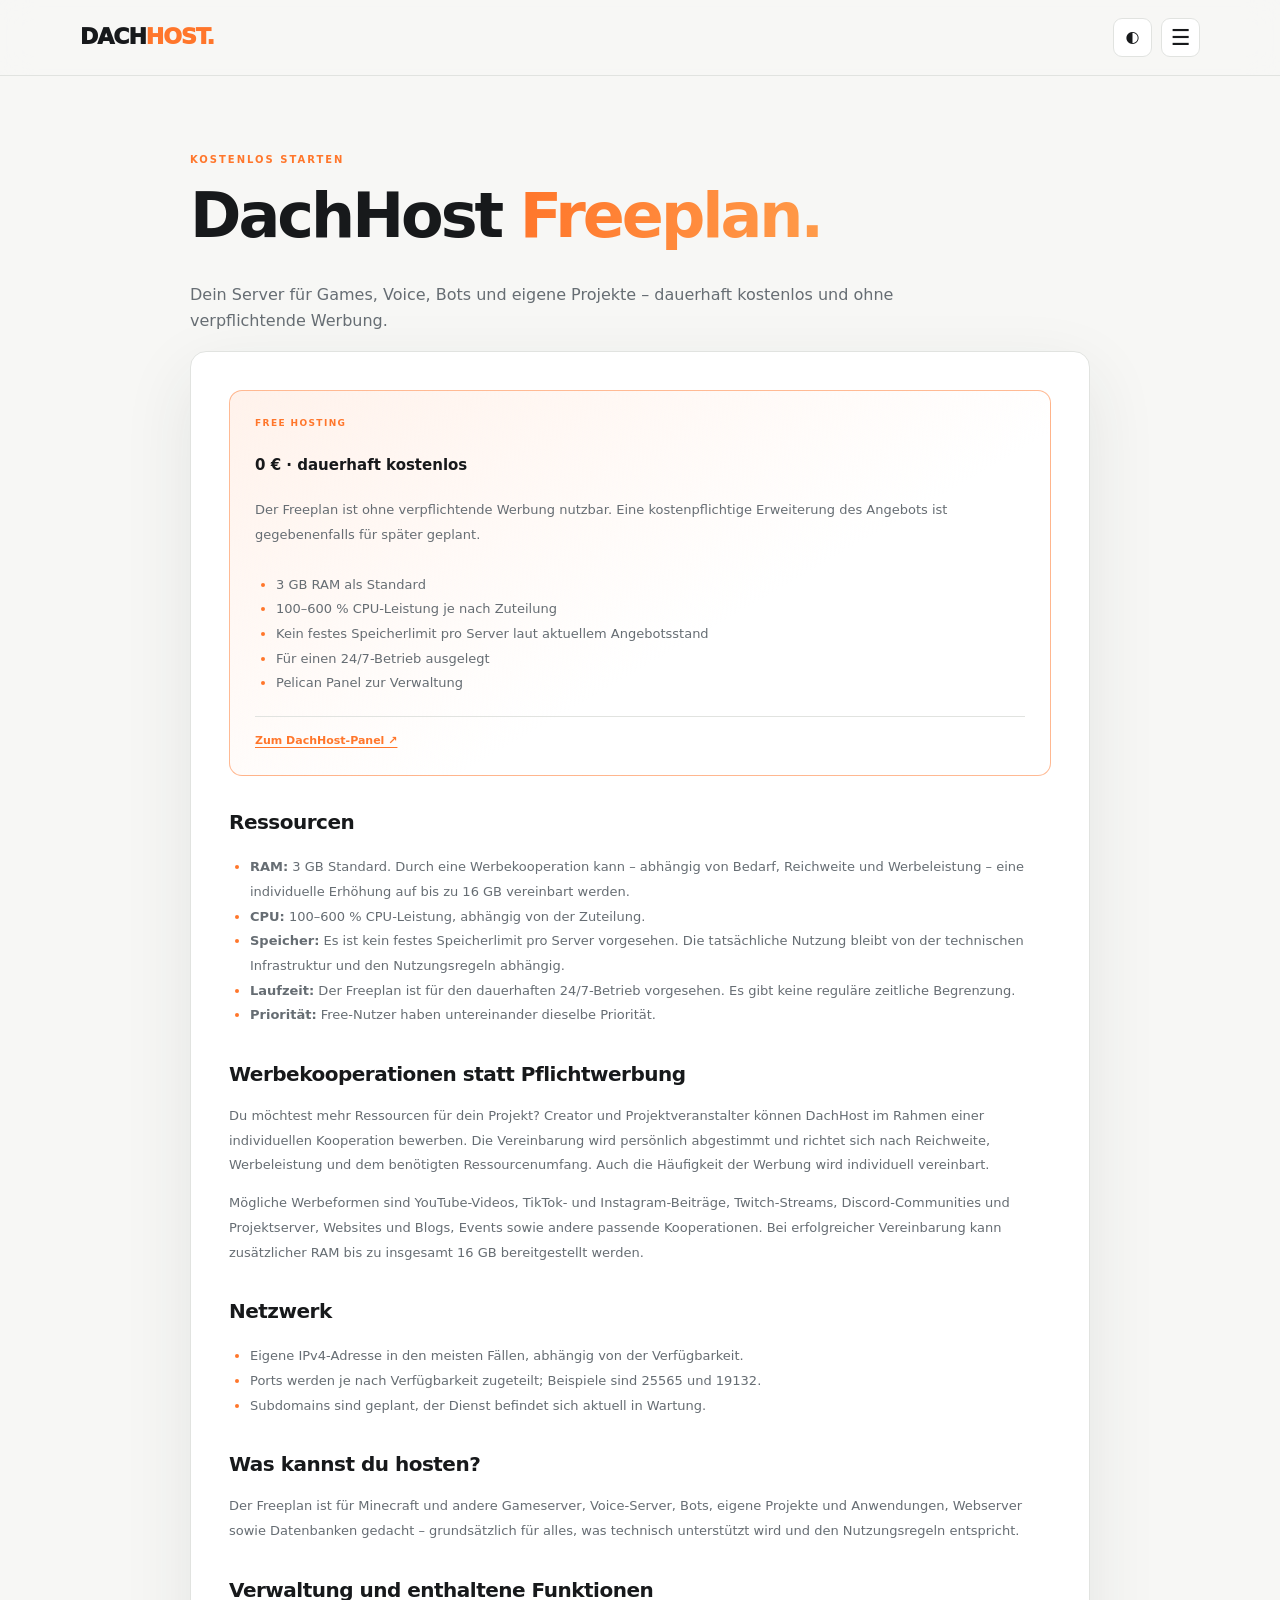
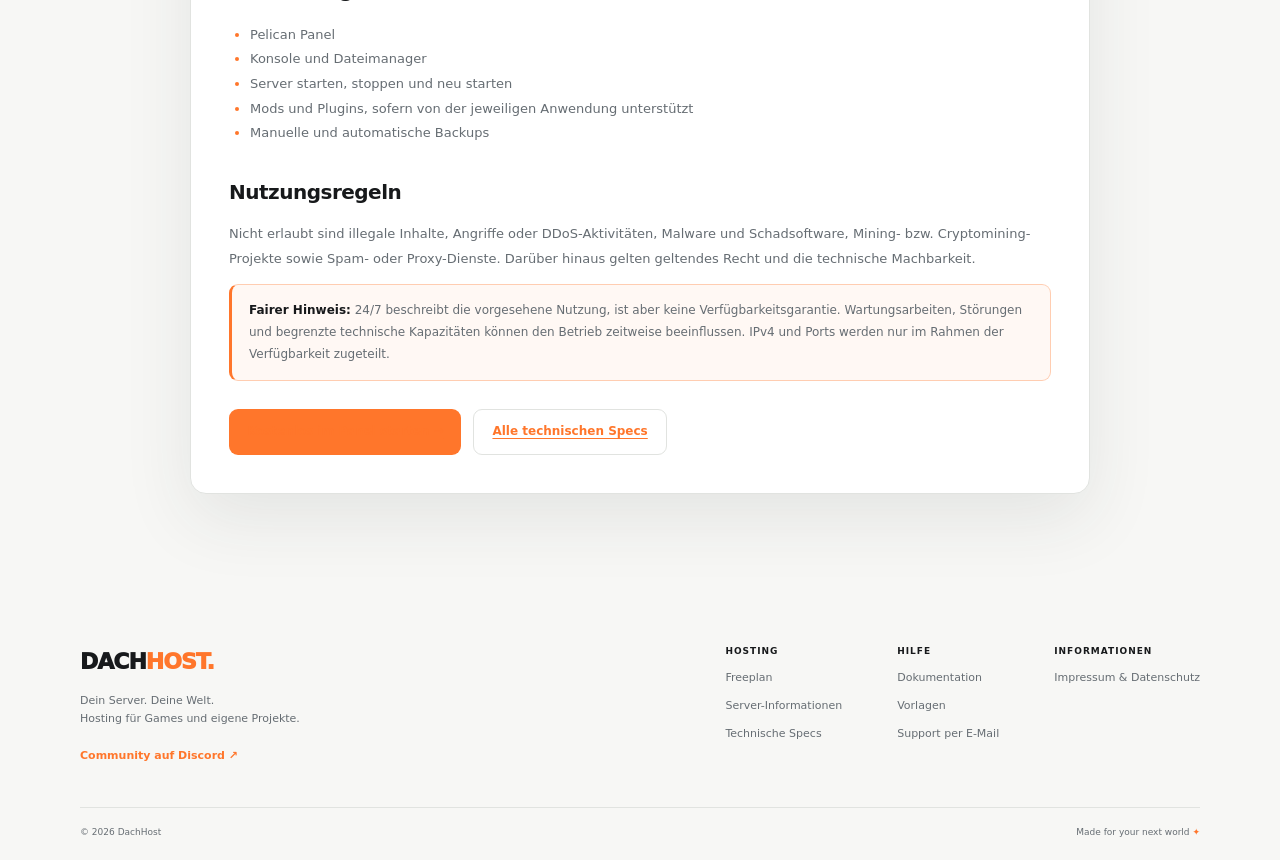
<file: server/freeplan/index.html>
<!doctype html>
<html lang="de" data-theme="auto">
<head>
  <meta charset="utf-8">
  <meta name="viewport" content="width=device-width, initial-scale=1">
  <meta name="theme-color" content="#111111">
  <meta name="description" content="DachHost Freeplan: kostenloses Serverhosting mit 3 GB RAM, bis zu 16 GB über Werbekooperation, Ryzen-9-basierter Infrastruktur und Pelican Panel.">
  <meta property="og:type" content="website">
  <meta property="og:site_name" content="DachHost">
  <meta property="og:title" content="Freeplan – DachHost">
  <meta property="og:description" content="DachHost Freeplan: kostenloses Serverhosting mit 3 GB RAM, bis zu 16 GB über Werbekooperation, Ryzen-9-basierter Infrastruktur und Pelican Panel.">
  <meta property="og:url" content="https://www.dachhost.com/server/freeplan/">
  <title>Freeplan – DachHost</title>
  <link rel="canonical" href="https://www.dachhost.com/server/freeplan/">
  <link rel="stylesheet" href="/style.css">
  <script>
    (() => { try {
      const saved = localStorage.getItem('dachhost-theme');
      document.documentElement.dataset.theme = saved === 'light' || saved === 'dark' ? saved : 'auto';
    } catch (_) {} })();
  </script>
</head>
<body>
  <a class="skip-link" href="#main">Zum Inhalt springen</a>
  <header class="site-header">
    <div class="container nav">
      <a class="logo" href="/" aria-label="DachHost Startseite">DACH<span>HOST</span><i>.</i></a>
      <nav id="primaryNav" aria-label="Hauptnavigation">
<a href="/">Startseite</a>
<a href="/server/freeplan/">Freeplan</a>
<a href="/info/">Server-Info</a>
<a href="/specs/">Server-Specs</a>
<a href="/vorlagen/">Vorlagen</a>
<a href="/docs/">Dokumentation</a>
<a href="/roadmap/">Roadmap</a>
<a href="/status/">Systemstatus</a>
<a href="/legal/">Impressum & Datenschutz</a>
<a class="nav-cta" href="https://panel.dachhost.com">Zum Panel <span aria-hidden="true">↗</span></a>
</nav>
      <div class="nav-tools">
        <button class="theme-toggle" id="themeToggle" type="button" aria-label="Farbschema wechseln" title="Farbschema wechseln">◐</button>
        <button class="menu-toggle" id="menuToggle" type="button" aria-label="Menü öffnen" aria-controls="primaryNav" aria-expanded="false">☰</button>
      </div>
    </div>
  </header>
  <main id="main" class="container content-page">
    <div class="eyebrow">KOSTENLOS STARTEN</div>
    <h1>DachHost <span class="gradient-text">Freeplan.</span></h1>
    <p class="catalog-intro">Dein Server für Games, Voice, Bots und eigene Projekte – dauerhaft kostenlos und ohne verpflichtende Werbung.</p>
    <div class="content-panel">
      <div class="offer-card featured" style="margin-bottom:24px">
        <small>FREE HOSTING</small>
        <h3>0 € · dauerhaft kostenlos</h3>
        <p>Der Freeplan ist ohne verpflichtende Werbung nutzbar. Eine kostenpflichtige Erweiterung des Angebots ist gegebenenfalls für später geplant.</p>
        <ul>
          <li>3 GB RAM als Standard</li>
          <li>100–600 % CPU-Leistung je nach Zuteilung</li>
          <li>Kein festes Speicherlimit pro Server laut aktuellem Angebotsstand</li>
          <li>Für einen 24/7-Betrieb ausgelegt</li>
          <li>Pelican Panel zur Verwaltung</li>
        </ul>
        <a href="https://panel.dachhost.com">Zum DachHost-Panel ↗</a>
      </div>
      <h2>Ressourcen</h2>
      <ul>
        <li><strong>RAM:</strong> 3 GB Standard. Durch eine Werbekooperation kann – abhängig von Bedarf, Reichweite und Werbeleistung – eine individuelle Erhöhung auf bis zu 16 GB vereinbart werden.</li>
        <li><strong>CPU:</strong> 100–600 % CPU-Leistung, abhängig von der Zuteilung.</li>
        <li><strong>Speicher:</strong> Es ist kein festes Speicherlimit pro Server vorgesehen. Die tatsächliche Nutzung bleibt von der technischen Infrastruktur und den Nutzungsregeln abhängig.</li>
        <li><strong>Laufzeit:</strong> Der Freeplan ist für den dauerhaften 24/7-Betrieb vorgesehen. Es gibt keine reguläre zeitliche Begrenzung.</li>
        <li><strong>Priorität:</strong> Free-Nutzer haben untereinander dieselbe Priorität.</li>
      </ul>
      <h2>Werbekooperationen statt Pflichtwerbung</h2>
      <p>Du möchtest mehr Ressourcen für dein Projekt? Creator und Projektveranstalter können DachHost im Rahmen einer individuellen Kooperation bewerben. Die Vereinbarung wird persönlich abgestimmt und richtet sich nach Reichweite, Werbeleistung und dem benötigten Ressourcenumfang. Auch die Häufigkeit der Werbung wird individuell vereinbart.</p>
      <p>Mögliche Werbeformen sind YouTube-Videos, TikTok- und Instagram-Beiträge, Twitch-Streams, Discord-Communities und Projektserver, Websites und Blogs, Events sowie andere passende Kooperationen. Bei erfolgreicher Vereinbarung kann zusätzlicher RAM bis zu insgesamt 16 GB bereitgestellt werden.</p>
      <h2>Netzwerk</h2>
      <ul>
        <li>Eigene IPv4-Adresse in den meisten Fällen, abhängig von der Verfügbarkeit.</li>
        <li>Ports werden je nach Verfügbarkeit zugeteilt; Beispiele sind 25565 und 19132.</li>
        <li>Subdomains sind geplant, der Dienst befindet sich aktuell in Wartung.</li>
      </ul>
      <h2>Was kannst du hosten?</h2>
      <p>Der Freeplan ist für Minecraft und andere Gameserver, Voice-Server, Bots, eigene Projekte und Anwendungen, Webserver sowie Datenbanken gedacht – grundsätzlich für alles, was technisch unterstützt wird und den Nutzungsregeln entspricht.</p>
      <h2>Verwaltung und enthaltene Funktionen</h2>
      <ul>
        <li>Pelican Panel</li>
        <li>Konsole und Dateimanager</li>
        <li>Server starten, stoppen und neu starten</li>
        <li>Mods und Plugins, sofern von der jeweiligen Anwendung unterstützt</li>
        <li>Manuelle und automatische Backups</li>
      </ul>
      <h2>Nutzungsregeln</h2>
      <p>Nicht erlaubt sind illegale Inhalte, Angriffe oder DDoS-Aktivitäten, Malware und Schadsoftware, Mining- bzw. Cryptomining-Projekte sowie Spam- oder Proxy-Dienste. Darüber hinaus gelten geltendes Recht und die technische Machbarkeit.</p>
      <div class="notice"><strong>Fairer Hinweis:</strong> 24/7 beschreibt die vorgesehene Nutzung, ist aber keine Verfügbarkeitsgarantie. Wartungsarbeiten, Störungen und begrenzte technische Kapazitäten können den Betrieb zeitweise beeinflussen. IPv4 und Ports werden nur im Rahmen der Verfügbarkeit zugeteilt.</div>
      <div class="actions"><a class="button primary" href="https://panel.dachhost.com">Kostenlos im Panel starten →</a><a class="button secondary" href="/specs/">Alle technischen Specs</a></div>
    </div>
  </main>
  <footer class="footer">
    <div class="container footer-main">
      <div class="footer-brand">
        <a class="logo" href="/">DACH<span>HOST</span><i>.</i></a>
        <p>Dein Server. Deine Welt.<br>Hosting für Games und eigene Projekte.</p>
        <a class="footer-discord" href="https://discord.gg/H95r4yZNXF" target="_blank" rel="noopener noreferrer">Community auf Discord ↗</a>
      </div>
      <div class="footer-links">
        <div><b>HOSTING</b><a href="/server/freeplan/">Freeplan</a><a href="/info/">Server-Informationen</a><a href="/specs/">Technische Specs</a></div>
        <div><b>HILFE</b><a href="//docs/">Dokumentation</a><a href="//vorlagen/">Vorlagen</a><a href="mailto:support@dachhost.com">Support per E-Mail</a></div>
        <div><b>INFORMATIONEN</b><a href="//legal/">Impressum & Datenschutz</a></div>
      </div>
    </div>
    <div class="container footer-bottom"><span>© 2026 DachHost</span><span>Made for your next world <i aria-hidden="true">✦</i></span></div>
  </footer>
  <script>
    (() => {
      const root = document.documentElement;
      const themeButton = document.getElementById('themeToggle');
      const menuButton = document.getElementById('menuToggle');
      const nav = document.getElementById('primaryNav');
      themeButton.addEventListener('click', () => {
        const current = root.dataset.theme || 'auto';
        const next = current === 'dark' ? 'light' : current === 'light' ? 'auto' : 'dark';
        root.dataset.theme = next;
        try {
          if (next === 'auto') localStorage.removeItem('dachhost-theme');
          else localStorage.setItem('dachhost-theme', next);
        } catch (_) {}
      });
      menuButton.addEventListener('click', () => {
        const isOpen = nav.classList.toggle('open');
        menuButton.setAttribute('aria-expanded', String(isOpen));
        menuButton.setAttribute('aria-label', isOpen ? 'Menü schließen' : 'Menü öffnen');
      });
      nav.addEventListener('click', event => {
        if (event.target.closest('a') && nav.classList.contains('open')) {
          nav.classList.remove('open');
          menuButton.setAttribute('aria-expanded', 'false');
          menuButton.setAttribute('aria-label', 'Menü öffnen');
        }
      });
    })();
  </script>
</body>
</html>
</file>
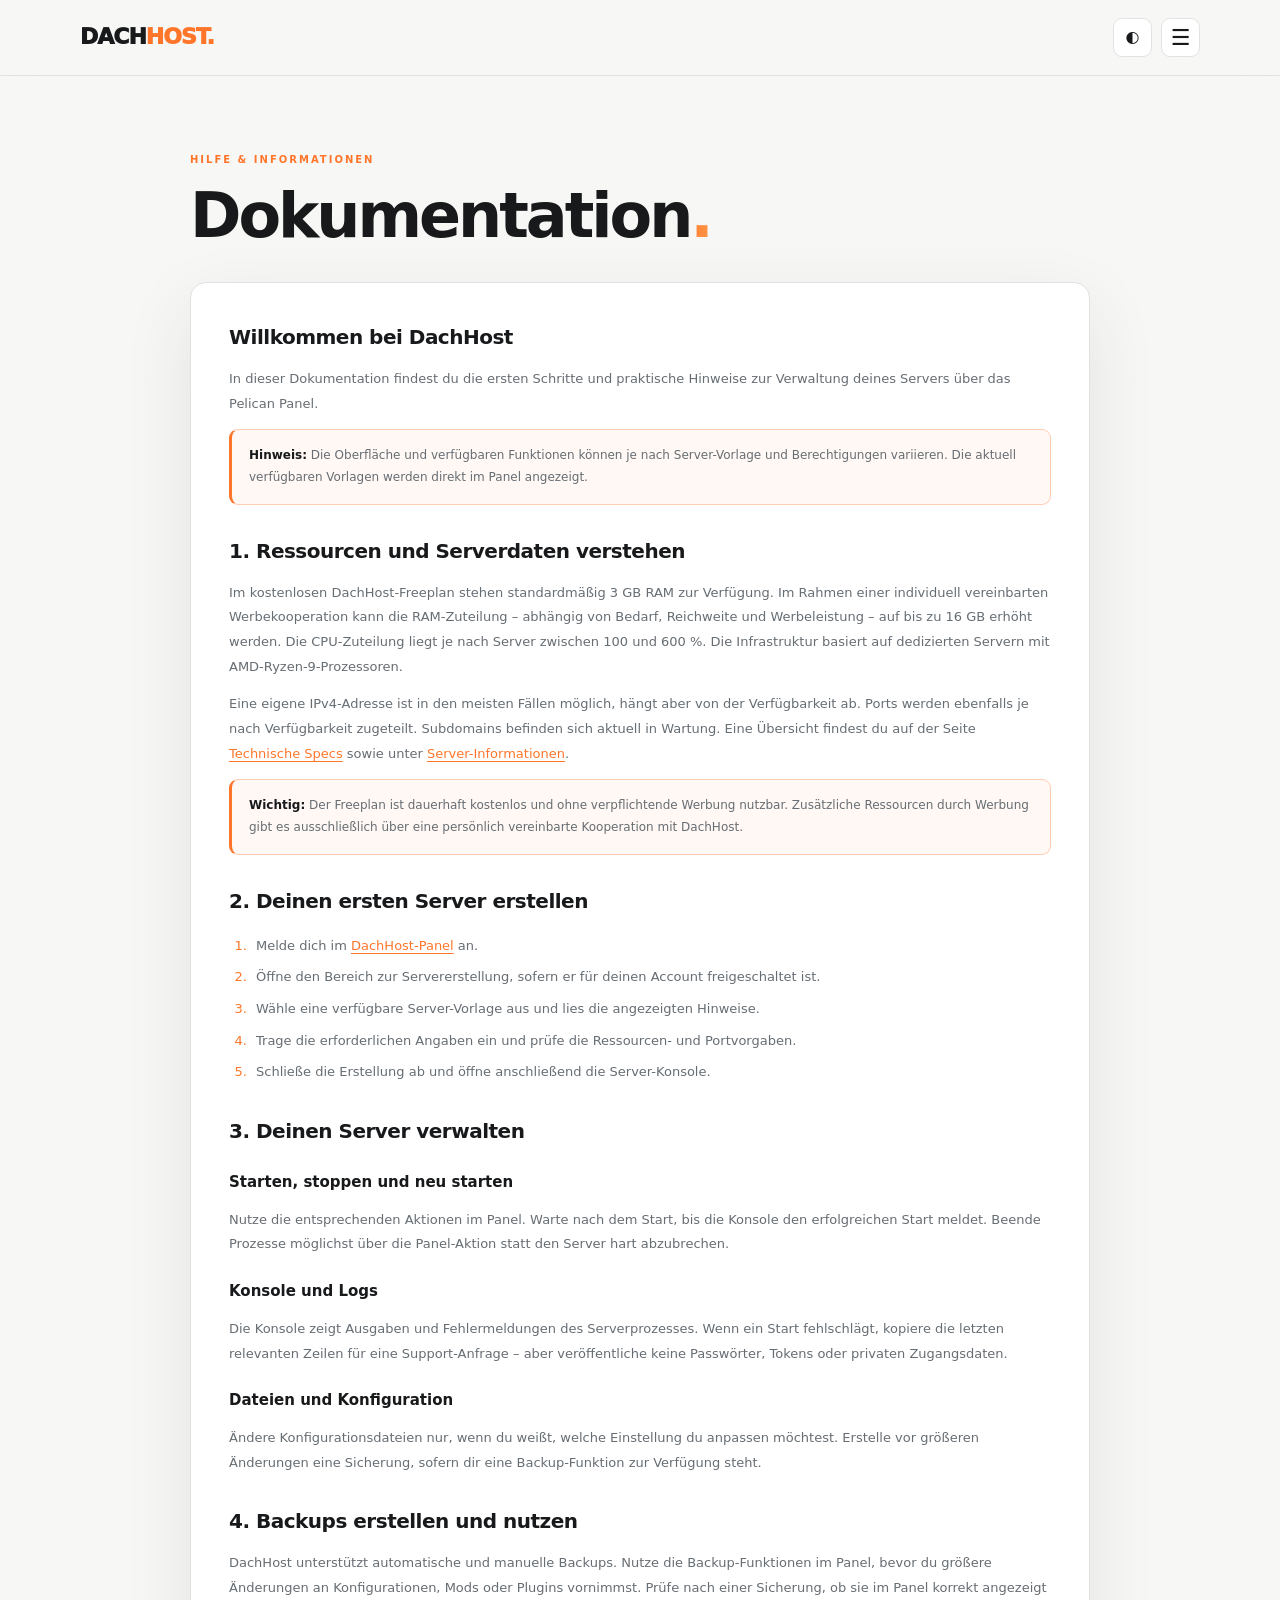
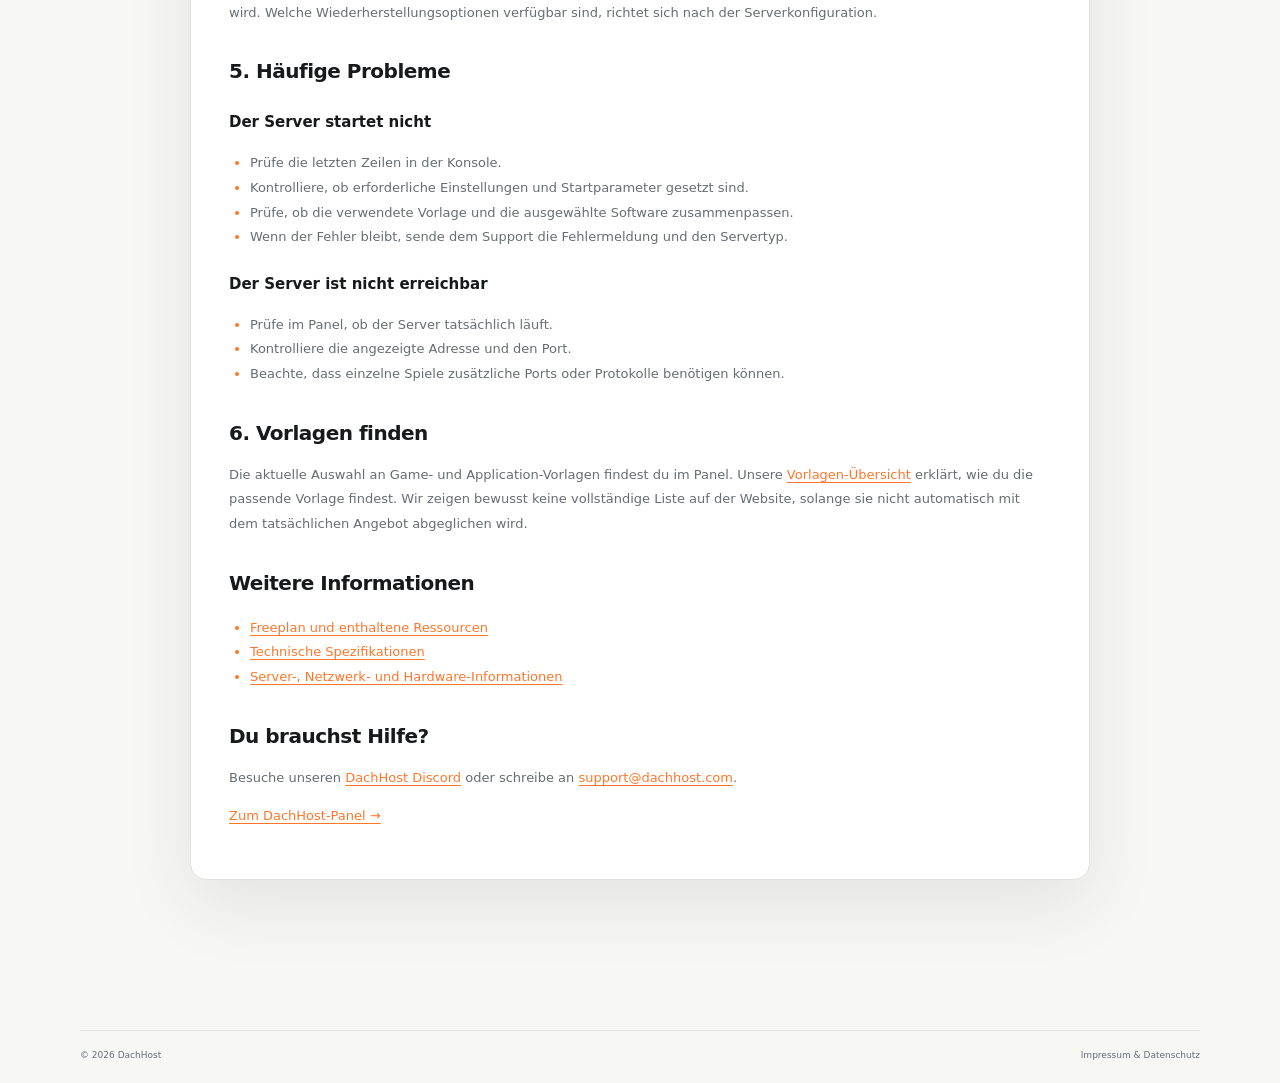
<file: docs.html>
<!doctype html>
<html lang="de" data-theme="auto">
<head>
  <meta charset="utf-8">
  <meta name="viewport" content="width=device-width, initial-scale=1">
  <meta name="theme-color" content="#111111">
  <meta name="description" content="Hilfe und Dokumentation für DachHost: Erfahre, wie du deinen Game-Server erstellst und über das Pelican Panel verwaltest.">
  <meta property="og:title" content="Dokumentation – DachHost">
  <meta property="og:description" content="Anleitungen und Hilfe rund um deinen DachHost-Server.">
  <title>Dokumentation – DachHost</title>
  <link rel="canonical" href="https://www.dachhost.com/docs.html">
  <link rel="stylesheet" href="style.css">
  <script>
    (() => {
      try {
        const saved = localStorage.getItem('dachhost-theme');
        document.documentElement.dataset.theme = saved === 'light' || saved === 'dark' ? saved : 'auto';
      } catch (_) {}
    })();
  </script>
</head>
<body>
  <a class="skip-link" href="#main">Zum Inhalt springen</a>
  <header class="site-header">
    <div class="container nav">
      <a class="logo" href="/" aria-label="DachHost Startseite">DACH<span>HOST</span><i>.</i></a>
      <nav id="primaryNav" aria-label="Hauptnavigation">
        <a href="/">Start</a><a href="/#vorteile">Vorteile</a><a href="vorlagen.html">Vorlagen</a><a href="docs.html" aria-current="page">Dokumentation</a><a href="roadmap.html">Roadmap</a>
        <a class="nav-cta" href="https://panel.dachhost.com">Zum Panel <span aria-hidden="true">↗</span></a>
      </nav>
      <div class="nav-tools">
        <button class="theme-toggle" id="themeToggle" type="button" aria-label="Farbschema wechseln" title="Farbschema wechseln">◐</button>
        <button class="menu-toggle" id="menuToggle" type="button" aria-label="Menü öffnen" aria-controls="primaryNav" aria-expanded="false">☰</button>
      </div>
    </div>
  </header>
  <main id="main" class="container content-page">
    <div class="eyebrow">HILFE & INFORMATIONEN</div>
    <h1>Dokumentation<span class="gradient-text">.</span></h1>
    <div class="content-panel">
      <h2>Willkommen bei DachHost</h2>
      <p>In dieser Dokumentation findest du die ersten Schritte und praktische Hinweise zur Verwaltung deines Servers über das Pelican Panel.</p>
      <div class="notice"><strong>Hinweis:</strong> Die Oberfläche und verfügbaren Funktionen können je nach Server-Vorlage und Berechtigungen variieren. Die aktuell verfügbaren Vorlagen werden direkt im Panel angezeigt.</div>
      <h2>1. Ressourcen und Serverdaten verstehen</h2>
      <p>Im kostenlosen DachHost-Freeplan stehen standardmäßig 3 GB RAM zur Verfügung. Im Rahmen einer individuell vereinbarten Werbekooperation kann die RAM-Zuteilung – abhängig von Bedarf, Reichweite und Werbeleistung – auf bis zu 16 GB erhöht werden. Die CPU-Zuteilung liegt je nach Server zwischen 100 und 600 %. Die Infrastruktur basiert auf dedizierten Servern mit AMD-Ryzen-9-Prozessoren.</p>
      <p>Eine eigene IPv4-Adresse ist in den meisten Fällen möglich, hängt aber von der Verfügbarkeit ab. Ports werden ebenfalls je nach Verfügbarkeit zugeteilt. Subdomains befinden sich aktuell in Wartung. Eine Übersicht findest du auf der Seite <a href="/specs/">Technische Specs</a> sowie unter <a href="/info/">Server-Informationen</a>.</p>
      <div class="notice"><strong>Wichtig:</strong> Der Freeplan ist dauerhaft kostenlos und ohne verpflichtende Werbung nutzbar. Zusätzliche Ressourcen durch Werbung gibt es ausschließlich über eine persönlich vereinbarte Kooperation mit DachHost.</div>
      <h2>2. Deinen ersten Server erstellen</h2>
      <ol>
        <li>Melde dich im <a href="https://panel.dachhost.com">DachHost-Panel</a> an.</li>
        <li>Öffne den Bereich zur Servererstellung, sofern er für deinen Account freigeschaltet ist.</li>
        <li>Wähle eine verfügbare Server-Vorlage aus und lies die angezeigten Hinweise.</li>
        <li>Trage die erforderlichen Angaben ein und prüfe die Ressourcen- und Portvorgaben.</li>
        <li>Schließe die Erstellung ab und öffne anschließend die Server-Konsole.</li>
      </ol>
      <h2>3. Deinen Server verwalten</h2>
      <h3>Starten, stoppen und neu starten</h3>
      <p>Nutze die entsprechenden Aktionen im Panel. Warte nach dem Start, bis die Konsole den erfolgreichen Start meldet. Beende Prozesse möglichst über die Panel-Aktion statt den Server hart abzubrechen.</p>
      <h3>Konsole und Logs</h3>
      <p>Die Konsole zeigt Ausgaben und Fehlermeldungen des Serverprozesses. Wenn ein Start fehlschlägt, kopiere die letzten relevanten Zeilen für eine Support-Anfrage – aber veröffentliche keine Passwörter, Tokens oder privaten Zugangsdaten.</p>
      <h3>Dateien und Konfiguration</h3>
      <p>Ändere Konfigurationsdateien nur, wenn du weißt, welche Einstellung du anpassen möchtest. Erstelle vor größeren Änderungen eine Sicherung, sofern dir eine Backup-Funktion zur Verfügung steht.</p>
      <h2>4. Backups erstellen und nutzen</h2>
      <p>DachHost unterstützt automatische und manuelle Backups. Nutze die Backup-Funktionen im Panel, bevor du größere Änderungen an Konfigurationen, Mods oder Plugins vornimmst. Prüfe nach einer Sicherung, ob sie im Panel korrekt angezeigt wird. Welche Wiederherstellungsoptionen verfügbar sind, richtet sich nach der Serverkonfiguration.</p>
      <h2>5. Häufige Probleme</h2>
      <h3>Der Server startet nicht</h3>
      <ul>
        <li>Prüfe die letzten Zeilen in der Konsole.</li>
        <li>Kontrolliere, ob erforderliche Einstellungen und Startparameter gesetzt sind.</li>
        <li>Prüfe, ob die verwendete Vorlage und die ausgewählte Software zusammenpassen.</li>
        <li>Wenn der Fehler bleibt, sende dem Support die Fehlermeldung und den Servertyp.</li>
      </ul>
      <h3>Der Server ist nicht erreichbar</h3>
      <ul>
        <li>Prüfe im Panel, ob der Server tatsächlich läuft.</li>
        <li>Kontrolliere die angezeigte Adresse und den Port.</li>
        <li>Beachte, dass einzelne Spiele zusätzliche Ports oder Protokolle benötigen können.</li>
      </ul>
      <h2>6. Vorlagen finden</h2>
      <p>Die aktuelle Auswahl an Game- und Application-Vorlagen findest du im Panel. Unsere <a href="vorlagen.html">Vorlagen-Übersicht</a> erklärt, wie du die passende Vorlage findest. Wir zeigen bewusst keine vollständige Liste auf der Website, solange sie nicht automatisch mit dem tatsächlichen Angebot abgeglichen wird.</p>
      <h2>Weitere Informationen</h2>
      <ul>
        <li><a href="/server/freeplan/">Freeplan und enthaltene Ressourcen</a></li>
        <li><a href="/specs/">Technische Spezifikationen</a></li>
        <li><a href="/info/">Server-, Netzwerk- und Hardware-Informationen</a></li>
      </ul>
      <h2>Du brauchst Hilfe?</h2>
      <p>Besuche unseren <a href="https://discord.gg/H95r4yZNXF" target="_blank" rel="noopener noreferrer">DachHost Discord</a> oder schreibe an <a href="mailto:support@dachhost.com">support@dachhost.com</a>.</p>
      <p><a href="https://panel.dachhost.com">Zum DachHost-Panel →</a></p>
    </div>
  </main>
  <footer class="footer">
    <div class="container footer-bottom"><span>© 2026 DachHost</span><a href="legal.html">Impressum & Datenschutz</a></div>
  </footer>
  <script>
    (() => {
      const root = document.documentElement;
      const themeButton = document.getElementById('themeToggle');
      const menuButton = document.getElementById('menuToggle');
      const nav = document.getElementById('primaryNav');
      themeButton.addEventListener('click', () => {
        const current = root.dataset.theme || 'auto';
        const next = current === 'dark' ? 'light' : current === 'light' ? 'auto' : 'dark';
        root.dataset.theme = next;
        try {
          if (next === 'auto') localStorage.removeItem('dachhost-theme');
          else localStorage.setItem('dachhost-theme', next);
        } catch (_) {}
      });
      menuButton.addEventListener('click', () => {
        const isOpen = nav.classList.toggle('open');
        menuButton.setAttribute('aria-expanded', String(isOpen));
        menuButton.setAttribute('aria-label', isOpen ? 'Menü schließen' : 'Menü öffnen');
      });
      nav.addEventListener('click', event => {
        if (event.target.closest('a') && nav.classList.contains('open')) {
          nav.classList.remove('open');
          menuButton.setAttribute('aria-expanded', 'false');
          menuButton.setAttribute('aria-label', 'Menü öffnen');
        }
      });
    })();
  </script>
</body>
</html>
</file>
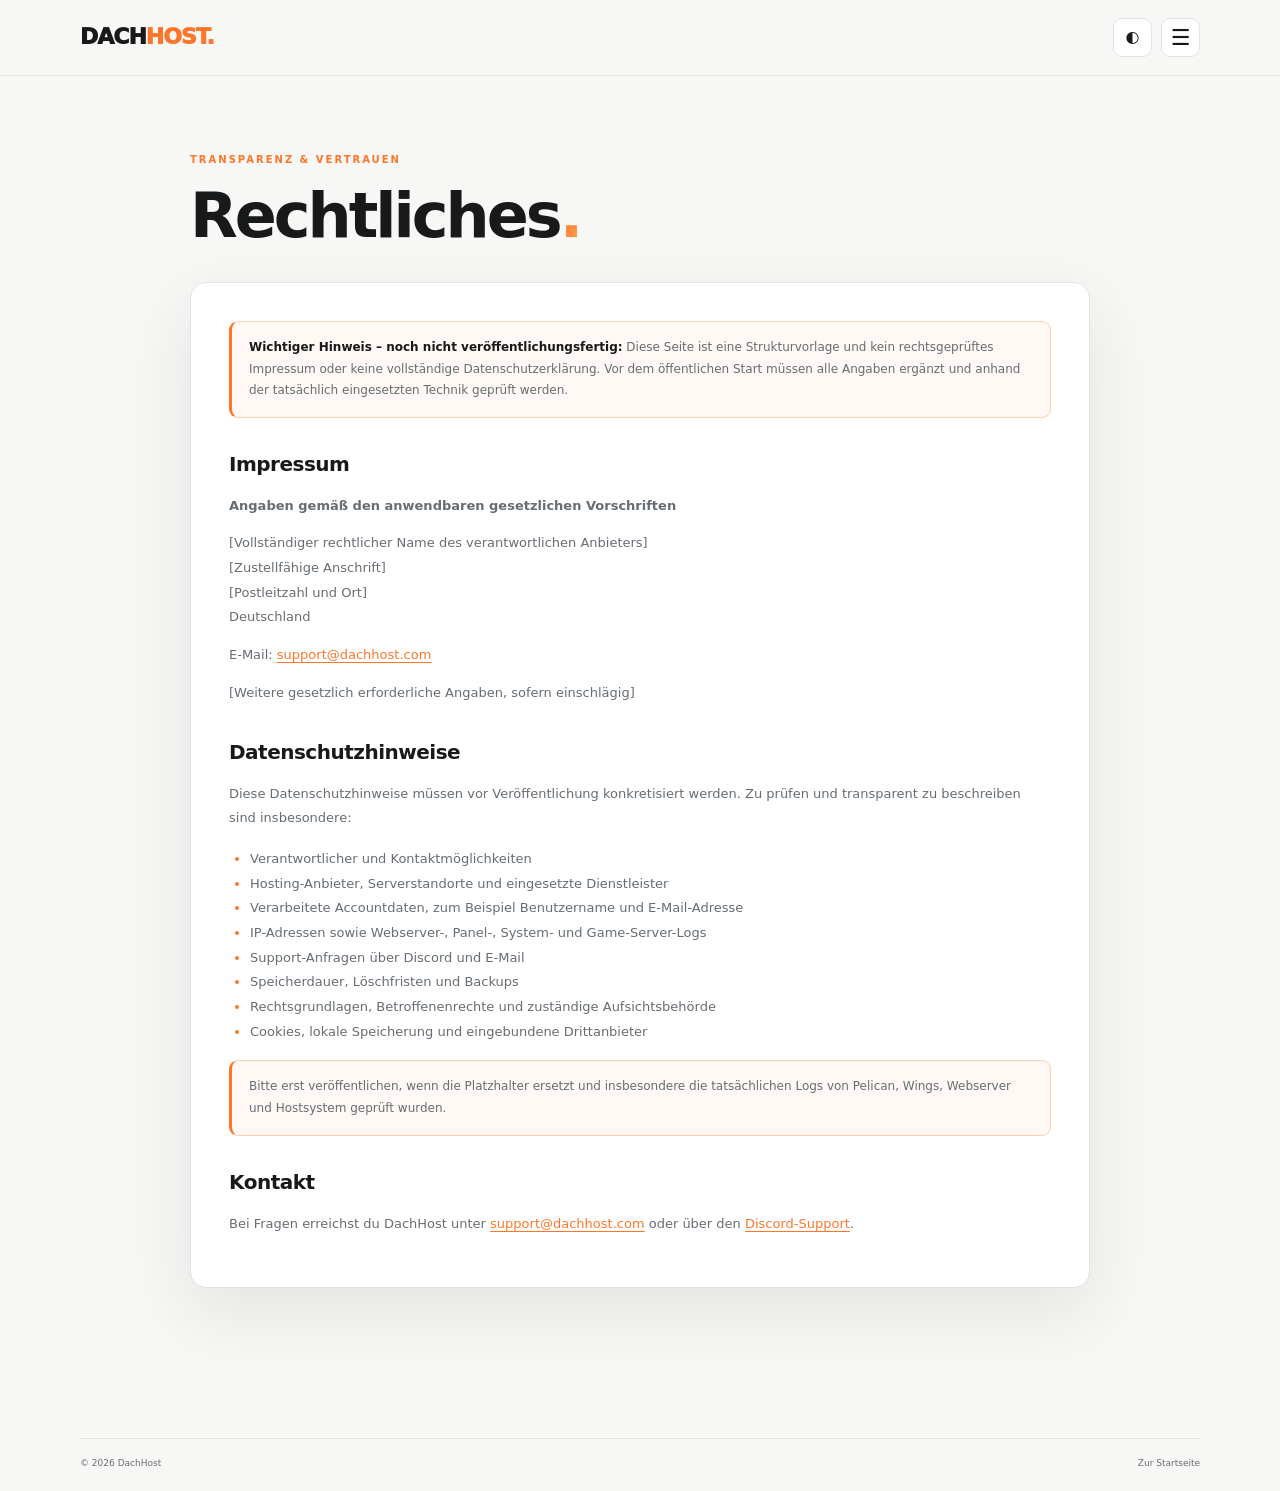
<file: legal.html>
<!doctype html>
<html lang="de" data-theme="auto">
<head>
  <meta charset="utf-8">
  <meta name="viewport" content="width=device-width, initial-scale=1">
  <meta name="theme-color" content="#111111">
  <meta name="description" content="Rechtliche Informationen und Datenschutzhinweise von DachHost.">
  <meta property="og:title" content="Rechtliches – DachHost">
  <meta property="og:description" content="Impressum, Datenschutz und Kontaktmöglichkeiten von DachHost.">
  <title>Rechtliches – DachHost</title>
  <link rel="canonical" href="https://www.dachhost.com/legal.html">
  <link rel="stylesheet" href="style.css">
  <script>
    (() => {
      try {
        const saved = localStorage.getItem('dachhost-theme');
        document.documentElement.dataset.theme = saved === 'light' || saved === 'dark' ? saved : 'auto';
      } catch (_) {}
    })();
  </script>
</head>
<body>
  <a class="skip-link" href="#main">Zum Inhalt springen</a>
  <header class="site-header">
    <div class="container nav">
      <a class="logo" href="/" aria-label="DachHost Startseite">DACH<span>HOST</span><i>.</i></a>
      <nav id="primaryNav" aria-label="Hauptnavigation">
        <a href="/">Start</a><a href="/#vorteile">Vorteile</a><a href="docs.html">Dokumentation</a>
        <a class="nav-cta" href="https://panel.dachhost.com">Zum Panel <span aria-hidden="true">↗</span></a>
      </nav>
      <div class="nav-tools">
        <button class="theme-toggle" id="themeToggle" type="button" aria-label="Farbschema wechseln" title="Farbschema wechseln">◐</button>
        <button class="menu-toggle" id="menuToggle" type="button" aria-label="Menü öffnen" aria-controls="primaryNav" aria-expanded="false">☰</button>
      </div>
    </div>
  </header>
  <main id="main" class="container content-page">
    <div class="eyebrow">TRANSPARENZ & VERTRAUEN</div>
    <h1>Rechtliches<span class="gradient-text">.</span></h1>
    <div class="content-panel">
      <div class="notice"><strong>Wichtiger Hinweis – noch nicht veröffentlichungsfertig:</strong> Diese Seite ist eine Strukturvorlage und kein rechtsgeprüftes Impressum oder keine vollständige Datenschutzerklärung. Vor dem öffentlichen Start müssen alle Angaben ergänzt und anhand der tatsächlich eingesetzten Technik geprüft werden.</div>
      <h2>Impressum</h2>
      <p><strong>Angaben gemäß den anwendbaren gesetzlichen Vorschriften</strong></p>
      <p>[Vollständiger rechtlicher Name des verantwortlichen Anbieters]<br>[Zustellfähige Anschrift]<br>[Postleitzahl und Ort]<br>Deutschland</p>
      <p>E-Mail: <a href="mailto:support@dachhost.com">support@dachhost.com</a></p>
      <p>[Weitere gesetzlich erforderliche Angaben, sofern einschlägig]</p>
      <h2>Datenschutzhinweise</h2>
      <p>Diese Datenschutzhinweise müssen vor Veröffentlichung konkretisiert werden. Zu prüfen und transparent zu beschreiben sind insbesondere:</p>
      <ul>
        <li>Verantwortlicher und Kontaktmöglichkeiten</li>
        <li>Hosting-Anbieter, Serverstandorte und eingesetzte Dienstleister</li>
        <li>Verarbeitete Accountdaten, zum Beispiel Benutzername und E-Mail-Adresse</li>
        <li>IP-Adressen sowie Webserver-, Panel-, System- und Game-Server-Logs</li>
        <li>Support-Anfragen über Discord und E-Mail</li>
        <li>Speicherdauer, Löschfristen und Backups</li>
        <li>Rechtsgrundlagen, Betroffenenrechte und zuständige Aufsichtsbehörde</li>
        <li>Cookies, lokale Speicherung und eingebundene Drittanbieter</li>
      </ul>
      <div class="notice">Bitte erst veröffentlichen, wenn die Platzhalter ersetzt und insbesondere die tatsächlichen Logs von Pelican, Wings, Webserver und Hostsystem geprüft wurden.</div>
      <h2>Kontakt</h2>
      <p>Bei Fragen erreichst du DachHost unter <a href="mailto:support@dachhost.com">support@dachhost.com</a> oder über den <a href="https://discord.gg/H95r4yZNXF" target="_blank" rel="noopener noreferrer">Discord-Support</a>.</p>
    </div>
  </main>
  <footer class="footer">
    <div class="container footer-bottom"><span>© 2026 DachHost</span><a href="/">Zur Startseite</a></div>
  </footer>
  <script>
    (() => {
      const root = document.documentElement;
      const themeButton = document.getElementById('themeToggle');
      const menuButton = document.getElementById('menuToggle');
      const nav = document.getElementById('primaryNav');
      themeButton.addEventListener('click', () => {
        const current = root.dataset.theme || 'auto';
        const next = current === 'dark' ? 'light' : current === 'light' ? 'auto' : 'dark';
        root.dataset.theme = next;
        try {
          if (next === 'auto') localStorage.removeItem('dachhost-theme');
          else localStorage.setItem('dachhost-theme', next);
        } catch (_) {}
      });
      menuButton.addEventListener('click', () => {
        const isOpen = nav.classList.toggle('open');
        menuButton.setAttribute('aria-expanded', String(isOpen));
        menuButton.setAttribute('aria-label', isOpen ? 'Menü schließen' : 'Menü öffnen');
      });
      nav.addEventListener('click', event => {
        if (event.target.closest('a') && nav.classList.contains('open')) {
          nav.classList.remove('open');
          menuButton.setAttribute('aria-expanded', 'false');
          menuButton.setAttribute('aria-label', 'Menü öffnen');
        }
      });
    })();
  </script>
</body>
</html>
</file>
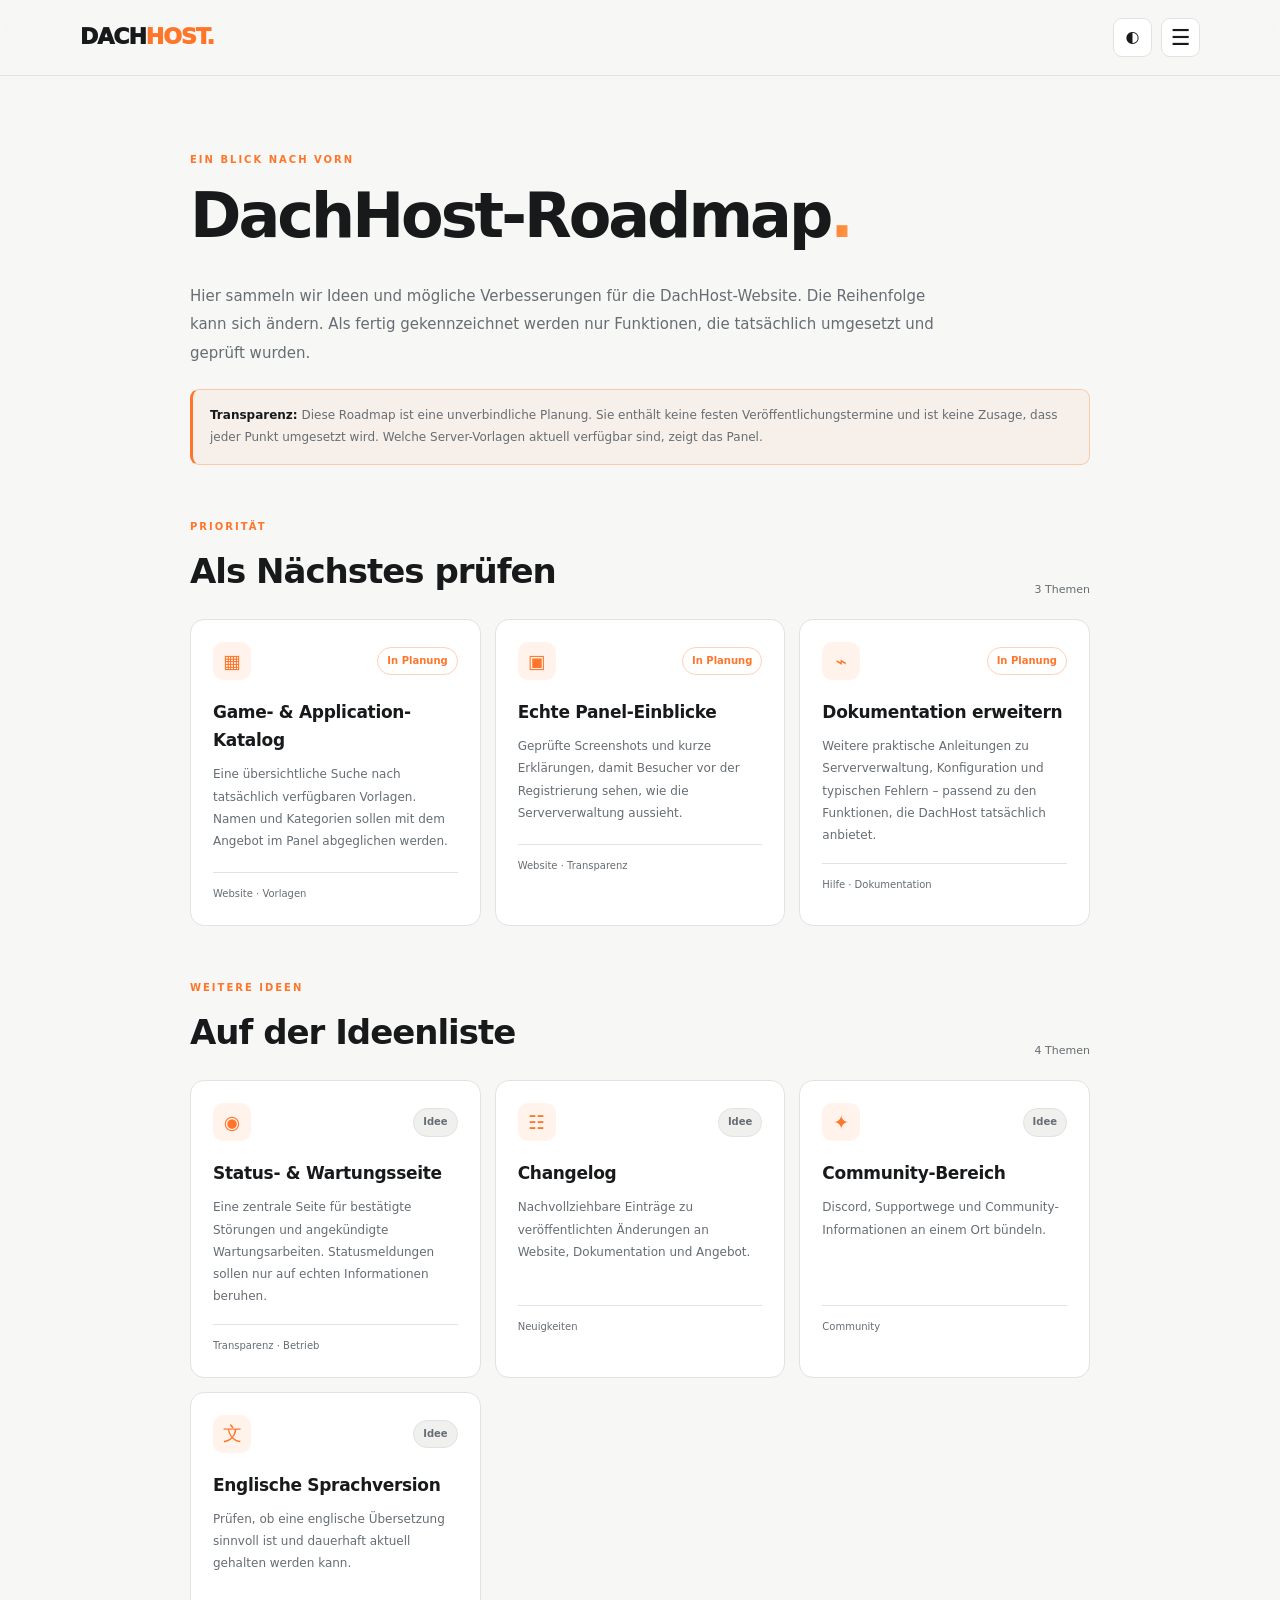
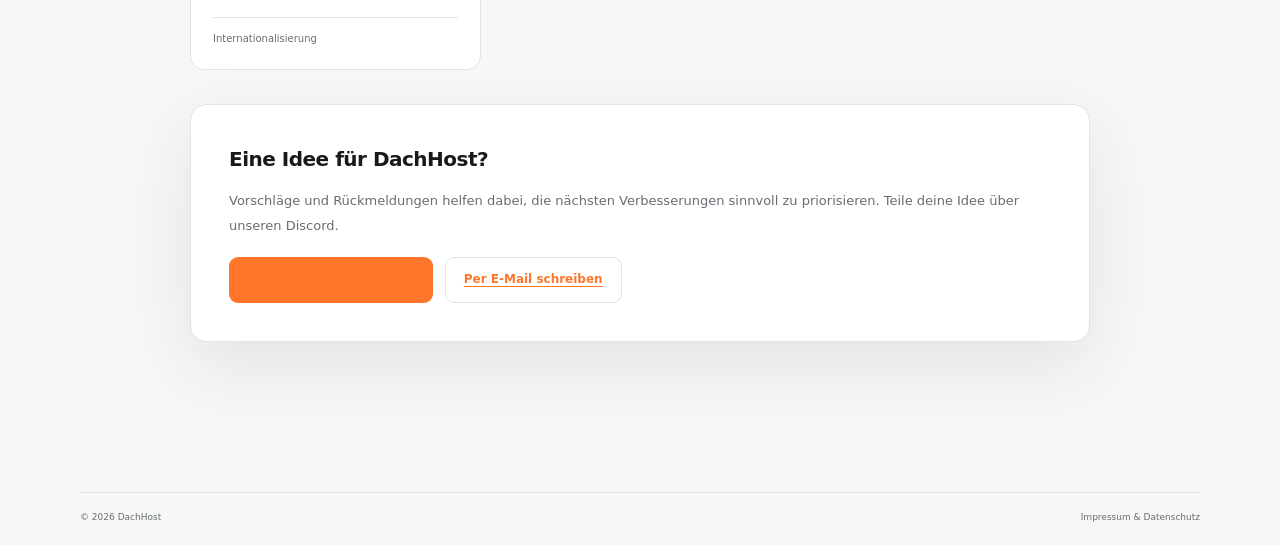
<file: roadmap.html>
<!doctype html>
<html lang="de" data-theme="auto">
<head>
  <meta charset="utf-8">
  <meta name="viewport" content="width=device-width, initial-scale=1">
  <meta name="theme-color" content="#111111">
  <meta name="description" content="Einblick in mögliche und geplante Verbesserungen für DachHost. Die Roadmap ist unverbindlich und wird laufend aktualisiert.">
  <meta property="og:type" content="website">
  <meta property="og:site_name" content="DachHost">
  <meta property="og:title" content="Roadmap – DachHost">
  <meta property="og:description" content="Was bei DachHost als Nächstes verbessert werden könnte.">
  <title>Roadmap – DachHost</title>
  <link rel="canonical" href="https://www.dachhost.com/roadmap.html">
  <link rel="stylesheet" href="style.css">
  <script>(()=>{try{const s=localStorage.getItem('dachhost-theme');document.documentElement.dataset.theme=s==='light'||s==='dark'?s:'auto'}catch(_){}})();</script>
</head>
<body>
<a class="skip-link" href="#main">Zum Inhalt springen</a>
<header class="site-header"><div class="container nav">
<a class="logo" href="/" aria-label="DachHost Startseite">DACH<span>HOST</span><i>.</i></a>
<nav id="primaryNav" aria-label="Hauptnavigation">
<a href="/">Start</a><a href="/#vorteile">Vorteile</a><a href="vorlagen.html">Vorlagen</a><a href="docs.html">Dokumentation</a><a href="roadmap.html" aria-current="page">Roadmap</a><a class="nav-cta" href="https://panel.dachhost.com">Zum Panel <span aria-hidden="true">↗</span></a>
</nav><div class="nav-tools">
<button id="themeToggle" class="theme-toggle" type="button" aria-label="Farbschema wechseln" title="Farbschema wechseln">◐</button>
<button id="menuToggle" class="menu-toggle" type="button" aria-label="Menü öffnen" aria-controls="primaryNav" aria-expanded="false">☰</button>
</div></div></header>
<main id="main" class="container content-page roadmap-page">
<div class="eyebrow">EIN BLICK NACH VORN</div><h1>DachHost-Roadmap<span class="gradient-text">.</span></h1>
<p class="roadmap-intro">Hier sammeln wir Ideen und mögliche Verbesserungen für die DachHost-Website. Die Reihenfolge kann sich ändern. Als fertig gekennzeichnet werden nur Funktionen, die tatsächlich umgesetzt und geprüft wurden.</p>
<div class="notice roadmap-notice"><strong>Transparenz:</strong> Diese Roadmap ist eine unverbindliche Planung. Sie enthält keine festen Veröffentlichungstermine und ist keine Zusage, dass jeder Punkt umgesetzt wird. Welche Server-Vorlagen aktuell verfügbar sind, zeigt das Panel.</div>
<section class="roadmap-section" aria-labelledby="next-title"><div class="roadmap-section-heading"><div><div class="eyebrow">PRIORITÄT</div><h2 id="next-title">Als Nächstes prüfen</h2></div><span class="roadmap-count">3 Themen</span></div><div class="roadmap-grid">
<article class="roadmap-card"><div class="roadmap-card-top"><span class="roadmap-icon" aria-hidden="true">▦</span><span class="roadmap-status status-review">In Planung</span></div><h3>Game- & Application-Katalog</h3><p>Eine übersichtliche Suche nach tatsächlich verfügbaren Vorlagen. Namen und Kategorien sollen mit dem Angebot im Panel abgeglichen werden.</p><div class="roadmap-meta">Website · Vorlagen</div></article>
<article class="roadmap-card"><div class="roadmap-card-top"><span class="roadmap-icon" aria-hidden="true">▣</span><span class="roadmap-status status-review">In Planung</span></div><h3>Echte Panel-Einblicke</h3><p>Geprüfte Screenshots und kurze Erklärungen, damit Besucher vor der Registrierung sehen, wie die Serververwaltung aussieht.</p><div class="roadmap-meta">Website · Transparenz</div></article>
<article class="roadmap-card"><div class="roadmap-card-top"><span class="roadmap-icon" aria-hidden="true">⌁</span><span class="roadmap-status status-review">In Planung</span></div><h3>Dokumentation erweitern</h3><p>Weitere praktische Anleitungen zu Serververwaltung, Konfiguration und typischen Fehlern – passend zu den Funktionen, die DachHost tatsächlich anbietet.</p><div class="roadmap-meta">Hilfe · Dokumentation</div></article>
</div></section>
<section class="roadmap-section" aria-labelledby="ideas-title"><div class="roadmap-section-heading"><div><div class="eyebrow">WEITERE IDEEN</div><h2 id="ideas-title">Auf der Ideenliste</h2></div><span class="roadmap-count">4 Themen</span></div><div class="roadmap-grid">
<article class="roadmap-card"><div class="roadmap-card-top"><span class="roadmap-icon" aria-hidden="true">◉</span><span class="roadmap-status status-idea">Idee</span></div><h3>Status- & Wartungsseite</h3><p>Eine zentrale Seite für bestätigte Störungen und angekündigte Wartungsarbeiten. Statusmeldungen sollen nur auf echten Informationen beruhen.</p><div class="roadmap-meta">Transparenz · Betrieb</div></article>
<article class="roadmap-card"><div class="roadmap-card-top"><span class="roadmap-icon" aria-hidden="true">☷</span><span class="roadmap-status status-idea">Idee</span></div><h3>Changelog</h3><p>Nachvollziehbare Einträge zu veröffentlichten Änderungen an Website, Dokumentation und Angebot.</p><div class="roadmap-meta">Neuigkeiten</div></article>
<article class="roadmap-card"><div class="roadmap-card-top"><span class="roadmap-icon" aria-hidden="true">✦</span><span class="roadmap-status status-idea">Idee</span></div><h3>Community-Bereich</h3><p>Discord, Supportwege und Community-Informationen an einem Ort bündeln.</p><div class="roadmap-meta">Community</div></article>
<article class="roadmap-card"><div class="roadmap-card-top"><span class="roadmap-icon" aria-hidden="true">文</span><span class="roadmap-status status-idea">Idee</span></div><h3>Englische Sprachversion</h3><p>Prüfen, ob eine englische Übersetzung sinnvoll ist und dauerhaft aktuell gehalten werden kann.</p><div class="roadmap-meta">Internationalisierung</div></article>
</div></section>
<section class="content-panel roadmap-feedback"><h2>Eine Idee für DachHost?</h2><p>Vorschläge und Rückmeldungen helfen dabei, die nächsten Verbesserungen sinnvoll zu priorisieren. Teile deine Idee über unseren Discord.</p><div class="actions"><a class="button primary" href="https://discord.gg/H95r4yZNXF" target="_blank" rel="noopener noreferrer">Feedback auf Discord <span aria-hidden="true">↗</span></a><a class="button secondary" href="mailto:support@dachhost.com?subject=DachHost%20Feedback">Per E-Mail schreiben</a></div></section>
</main>
<footer class="footer"><div class="container footer-bottom"><span>© 2026 DachHost</span><a href="legal.html">Impressum & Datenschutz</a></div></footer>
<script>
(()=>{const root=document.documentElement,theme=document.getElementById('themeToggle'),menu=document.getElementById('menuToggle'),nav=document.getElementById('primaryNav');theme.addEventListener('click',()=>{const c=root.dataset.theme||'auto',n=c==='dark'?'light':c==='light'?'auto':'dark';root.dataset.theme=n;try{if(n==='auto')localStorage.removeItem('dachhost-theme');else localStorage.setItem('dachhost-theme',n)}catch(_){}});menu.addEventListener('click',()=>{const o=nav.classList.toggle('open');menu.setAttribute('aria-expanded',String(o));menu.setAttribute('aria-label',o?'Menü schließen':'Menü öffnen')});nav.addEventListener('click',e=>{if(e.target.closest('a')&&nav.classList.contains('open')){nav.classList.remove('open');menu.setAttribute('aria-expanded','false');menu.setAttribute('aria-label','Menü öffnen')}})})();
</script>
</body></html>
</file>
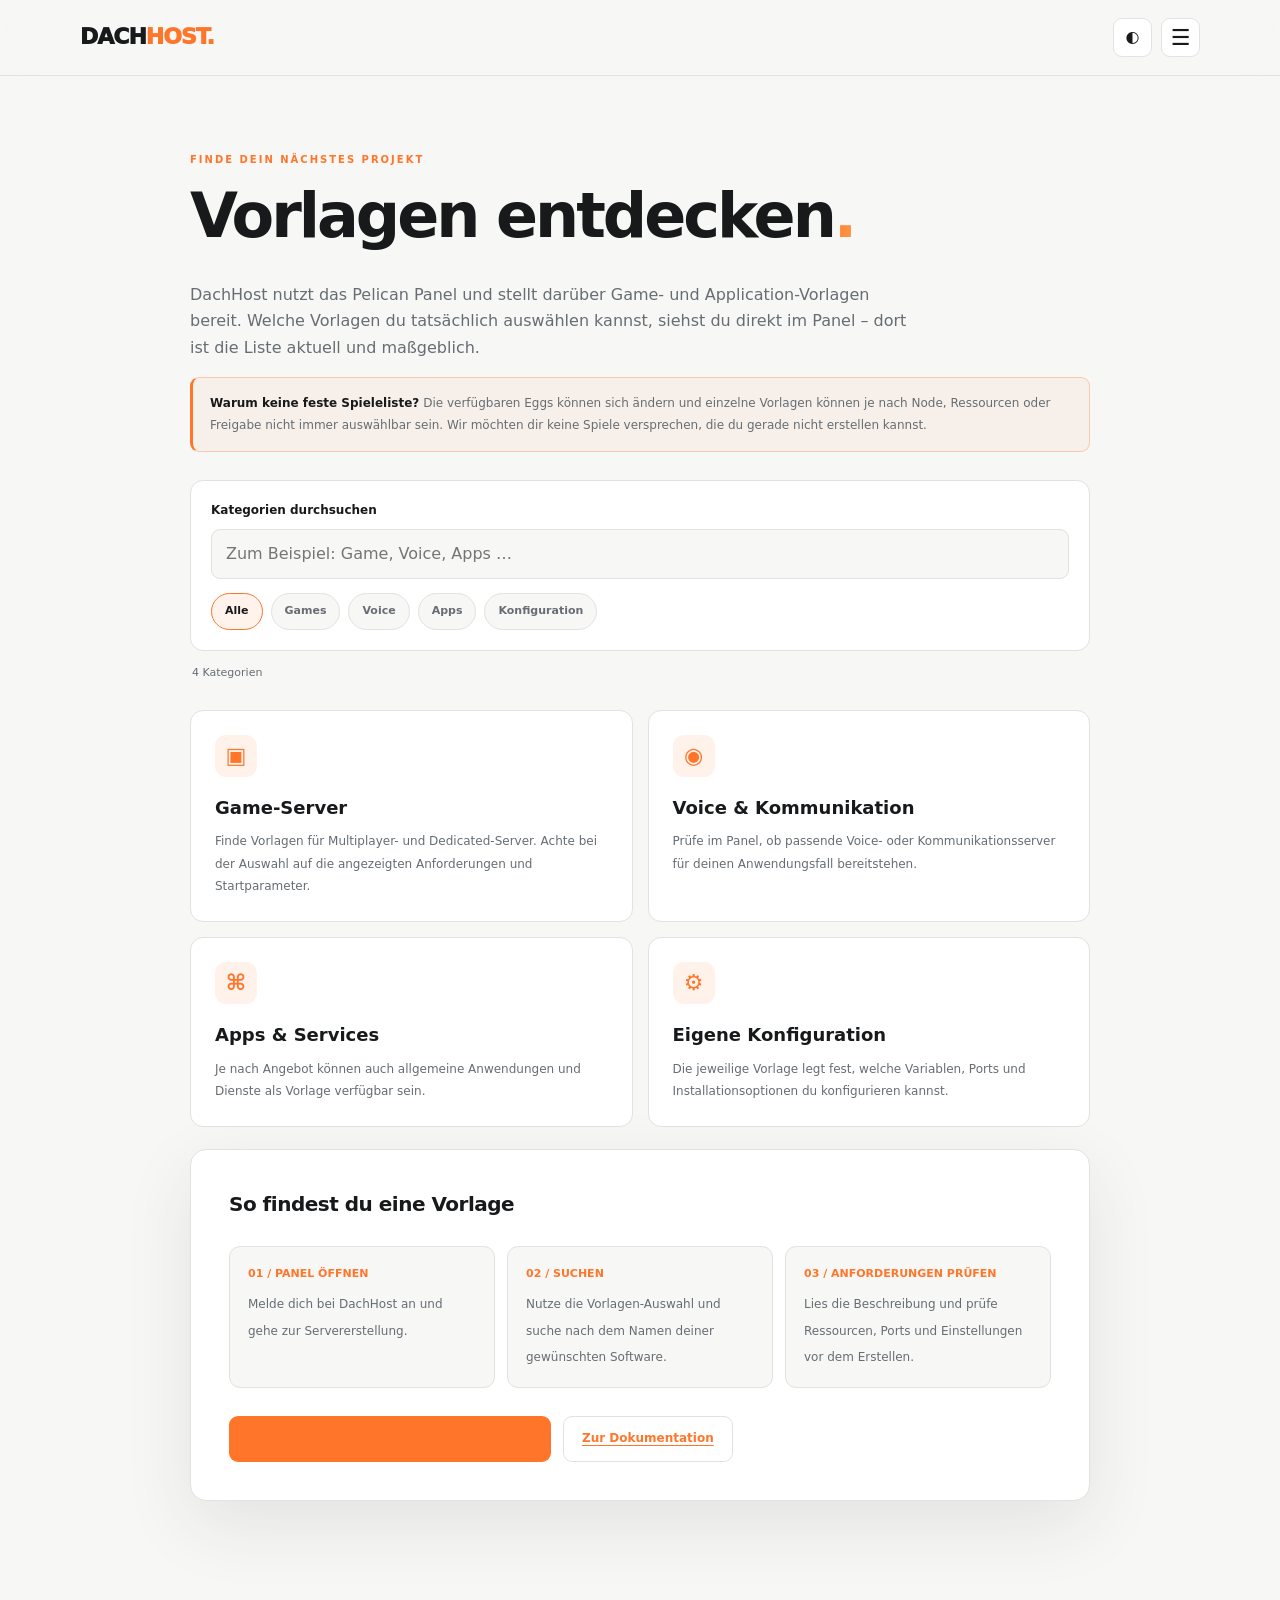
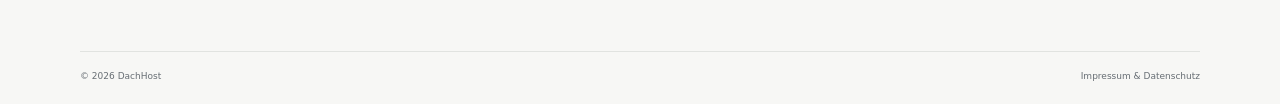
<file: vorlagen.html>
<!doctype html>
<html lang="de" data-theme="auto">
<head>
  <meta charset="utf-8">
  <meta name="viewport" content="width=device-width, initial-scale=1">
  <meta name="theme-color" content="#111111">
  <meta name="description" content="Finde die passende Game- oder Application-Vorlage für dein Projekt bei DachHost.">
  <meta property="og:title" content="Vorlagen entdecken – DachHost">
  <meta property="og:description" content="So findest du verfügbare Game- und Application-Vorlagen im DachHost-Panel.">
  <title>Vorlagen entdecken – DachHost</title>
  <link rel="canonical" href="https://www.dachhost.com/vorlagen.html">
  <link rel="stylesheet" href="style.css">
  <script>
    (() => {
      try {
        const saved = localStorage.getItem('dachhost-theme');
        document.documentElement.dataset.theme = saved === 'light' || saved === 'dark' ? saved : 'auto';
      } catch (_) {}
    })();
  </script>
</head>
<body>
  <a class="skip-link" href="#main">Zum Inhalt springen</a>
  <header class="site-header">
    <div class="container nav">
      <a class="logo" href="/" aria-label="DachHost Startseite">DACH<span>HOST</span><i>.</i></a>
      <nav id="primaryNav" aria-label="Hauptnavigation">
        <a href="/">Start</a><a href="/#vorteile">Vorteile</a><a href="vorlagen.html" aria-current="page">Vorlagen</a><a href="docs.html">Dokumentation</a><a href="roadmap.html">Roadmap</a>
        <a class="nav-cta" href="https://panel.dachhost.com">Zum Panel <span aria-hidden="true">↗</span></a>
      </nav>
      <div class="nav-tools">
        <button class="theme-toggle" id="themeToggle" type="button" aria-label="Farbschema wechseln" title="Farbschema wechseln">◐</button>
        <button class="menu-toggle" id="menuToggle" type="button" aria-label="Menü öffnen" aria-controls="primaryNav" aria-expanded="false">☰</button>
      </div>
    </div>
  </header>
  <main id="main" class="container content-page">
    <div class="eyebrow">FINDE DEIN NÄCHSTES PROJEKT</div>
    <h1>Vorlagen entdecken<span class="gradient-text">.</span></h1>
    <p class="catalog-intro">DachHost nutzt das Pelican Panel und stellt darüber Game- und Application-Vorlagen bereit. Welche Vorlagen du tatsächlich auswählen kannst, siehst du direkt im Panel – dort ist die Liste aktuell und maßgeblich.</p>
    <div class="notice"><strong>Warum keine feste Spieleliste?</strong> Die verfügbaren Eggs können sich ändern und einzelne Vorlagen können je nach Node, Ressourcen oder Freigabe nicht immer auswählbar sein. Wir möchten dir keine Spiele versprechen, die du gerade nicht erstellen kannst.</div>
    <div class="catalog-tools">
      <label class="catalog-search-label" for="catalogSearch">Kategorien durchsuchen</label>
      <input class="catalog-search" id="catalogSearch" type="search" placeholder="Zum Beispiel: Game, Voice, Apps …" autocomplete="off">
      <div class="catalog-filters" role="group" aria-label="Kategorien filtern">
        <button class="catalog-filter active" type="button" data-filter="all" aria-pressed="true">Alle</button>
        <button class="catalog-filter" type="button" data-filter="games" aria-pressed="false">Games</button>
        <button class="catalog-filter" type="button" data-filter="voice" aria-pressed="false">Voice</button>
        <button class="catalog-filter" type="button" data-filter="apps" aria-pressed="false">Apps</button>
        <button class="catalog-filter" type="button" data-filter="config" aria-pressed="false">Konfiguration</button>
      </div>
    </div>
    <p class="catalog-result" id="catalogResult" aria-live="polite">4 Kategorien</p>
    <noscript><p class="notice">Die Suche und Filter benötigen JavaScript. Alle vier Kategorien sind auch ohne JavaScript sichtbar.</p></noscript>
    <div class="catalog-grid" id="catalogGrid">
      <article class="catalog-card" data-category="games" data-search="game games multiplayer dedicated server minecraft survival"><div class="feature-icon" aria-hidden="true">▣</div><h2>Game-Server</h2><p>Finde Vorlagen für Multiplayer- und Dedicated-Server. Achte bei der Auswahl auf die angezeigten Anforderungen und Startparameter.</p></article>
      <article class="catalog-card" data-category="voice" data-search="voice kommunikation teamspeak mumble"><div class="feature-icon" aria-hidden="true">◉</div><h2>Voice & Kommunikation</h2><p>Prüfe im Panel, ob passende Voice- oder Kommunikationsserver für deinen Anwendungsfall bereitstehen.</p></article>
      <article class="catalog-card" data-category="apps" data-search="apps application services anwendungen dienste"><div class="feature-icon" aria-hidden="true">⌘</div><h2>Apps & Services</h2><p>Je nach Angebot können auch allgemeine Anwendungen und Dienste als Vorlage verfügbar sein.</p></article>
      <article class="catalog-card" data-category="config" data-search="konfiguration variablen ports installation einstellungen"><div class="feature-icon" aria-hidden="true">⚙</div><h2>Eigene Konfiguration</h2><p>Die jeweilige Vorlage legt fest, welche Variablen, Ports und Installationsoptionen du konfigurieren kannst.</p></article>
    </div>
    <p class="catalog-empty" id="catalogEmpty" hidden>Keine passende Kategorie gefunden. Versuche einen anderen Suchbegriff.</p>
    <section class="content-panel" style="margin-top:22px">
      <h2>So findest du eine Vorlage</h2>
      <div class="catalog-steps">
        <div class="catalog-step"><b>01 / PANEL ÖFFNEN</b><span>Melde dich bei DachHost an und gehe zur Servererstellung.</span></div>
        <div class="catalog-step"><b>02 / SUCHEN</b><span>Nutze die Vorlagen-Auswahl und suche nach dem Namen deiner gewünschten Software.</span></div>
        <div class="catalog-step"><b>03 / ANFORDERUNGEN PRÜFEN</b><span>Lies die Beschreibung und prüfe Ressourcen, Ports und Einstellungen vor dem Erstellen.</span></div>
      </div>
      <div class="actions"><a class="button primary" href="https://panel.dachhost.com">Verfügbare Vorlagen im Panel ansehen <span aria-hidden="true">→</span></a><a class="button secondary" href="docs.html">Zur Dokumentation</a></div>
    </section>
  </main>
  <footer class="footer">
    <div class="container footer-bottom"><span>© 2026 DachHost</span><a href="legal.html">Impressum & Datenschutz</a></div>
  </footer>
  <script>
    (() => {
      const search = document.getElementById('catalogSearch');
      const cards = [...document.querySelectorAll('.catalog-card')];
      const filters = [...document.querySelectorAll('.catalog-filter')];
      const result = document.getElementById('catalogResult');
      const empty = document.getElementById('catalogEmpty');
      let activeFilter = 'all';
      const updateCatalog = () => {
        const term = search.value.trim().toLocaleLowerCase('de');
        let visible = 0;
        cards.forEach(card => {
          const matchesTerm = card.dataset.search.includes(term);
          const matchesFilter = activeFilter === 'all' || card.dataset.category === activeFilter;
          const show = matchesTerm && matchesFilter;
          card.hidden = !show;
          if (show) visible++;
        });
        result.textContent = visible + (visible === 1 ? ' Kategorie' : ' Kategorien');
        empty.hidden = visible !== 0;
      };
      search.addEventListener('input', updateCatalog);
      filters.forEach(button => button.addEventListener('click', () => {
        activeFilter = button.dataset.filter;
        filters.forEach(item => {
          const selected = item === button;
          item.classList.toggle('active', selected);
          item.setAttribute('aria-pressed', String(selected));
        });
        updateCatalog();
      }));

      const root = document.documentElement;
      const themeButton = document.getElementById('themeToggle');
      const menuButton = document.getElementById('menuToggle');
      const nav = document.getElementById('primaryNav');
      themeButton.addEventListener('click', () => {
        const current = root.dataset.theme || 'auto';
        const next = current === 'dark' ? 'light' : current === 'light' ? 'auto' : 'dark';
        root.dataset.theme = next;
        try {
          if (next === 'auto') localStorage.removeItem('dachhost-theme');
          else localStorage.setItem('dachhost-theme', next);
        } catch (_) {}
      });
      menuButton.addEventListener('click', () => {
        const isOpen = nav.classList.toggle('open');
        menuButton.setAttribute('aria-expanded', String(isOpen));
        menuButton.setAttribute('aria-label', isOpen ? 'Menü schließen' : 'Menü öffnen');
      });
      nav.addEventListener('click', event => {
        if (event.target.closest('a') && nav.classList.contains('open')) {
          nav.classList.remove('open');
          menuButton.setAttribute('aria-expanded', 'false');
          menuButton.setAttribute('aria-label', 'Menü öffnen');
        }
      });
    })();
  </script>
</body>
</html>
</file>
<file: style.css>
:root {
  color-scheme: dark;
  --bg: #0b0c0e;
  --surface: #131518;
  --surface-2: #1b1e22;
  --surface-3: #22262b;
  --text: #f6f5f2;
  --muted: #a1a5aa;
  --line: #2b2e33;
  --orange: #ff762b;
  --orange-2: #ff9b4a;
  --header: rgba(11, 12, 14, .88);
  --shadow: 0 24px 70px #0006;
  --content-width: 1120px;
}
:root[data-theme="light"] {
  color-scheme: light;
  --bg: #f7f7f5;
  --surface: #fff;
  --surface-2: #f0f1ef;
  --surface-3: #e8eae7;
  --text: #17191b;
  --muted: #666d73;
  --line: #e1e3e0;
  --header: rgba(247, 247, 245, .9);
  --shadow: 0 24px 70px #29313a18;
}
@media (prefers-color-scheme: light) {
  :root[data-theme="auto"] {
    color-scheme: light;
    --bg: #f7f7f5;
    --surface: #fff;
    --surface-2: #f0f1ef;
    --surface-3: #e8eae7;
    --text: #17191b;
    --muted: #666d73;
    --line: #e1e3e0;
    --header: rgba(247, 247, 245, .9);
    --shadow: 0 24px 70px #29313a18;
  }
}
* { box-sizing: border-box; }
html { scroll-behavior: smooth; scroll-padding-top: 92px; }
body {
  margin: 0;
  background: var(--bg);
  color: var(--text);
  font-family: Inter, ui-sans-serif, system-ui, -apple-system, BlinkMacSystemFont, "Segoe UI", sans-serif;
  line-height: 1.65;
  transition: background .2s, color .2s;
}
a { color: inherit; text-decoration: none; }
button, input, textarea, select { font: inherit; }
button, a { -webkit-tap-highlight-color: transparent; }
a:focus-visible, button:focus-visible, summary:focus-visible {
  outline: 3px solid var(--orange-2);
  outline-offset: 4px;
}
.container { width: min(var(--content-width), calc(100% - 44px)); margin-inline: auto; }
.skip-link {
  position: absolute; left: 12px; top: -60px; z-index: 20;
  padding: 10px 14px; border-radius: 8px; background: var(--orange); color: #1b130e; font-weight: 800;
}
.skip-link:focus { top: 12px; }
.logo { font-size: 22px; font-weight: 950; letter-spacing: -1px; white-space: nowrap; }
.logo span, .logo i { color: var(--orange); font-style: normal; }
.site-header {
  height: 76px; position: sticky; top: 0; z-index: 10;
  background: var(--header); backdrop-filter: blur(16px);
  border-bottom: 1px solid var(--line);
}
.nav { height: 100%; display: flex; align-items: center; gap: 24px; }
.nav nav { margin-left: auto; display: flex; align-items: center; gap: 25px; }
.nav nav a { font-size: 12px; font-weight: 750; color: var(--muted); transition: color .18s, background .18s; }
.nav nav a:hover { color: var(--text); }
.nav nav .nav-cta { background: var(--orange); color: #1b130e; padding: 10px 15px; border-radius: 8px; }
.nav nav .nav-cta:hover { background: var(--orange-2); color: #1b130e; }
.nav-tools { display: flex; align-items: center; gap: 9px; }
.theme-toggle, .menu-toggle {
  width: 39px; height: 39px; border: 1px solid var(--line); border-radius: 9px;
  background: var(--surface); color: var(--text); cursor: pointer;
}
.menu-toggle { display: none; }
.hero {
  min-height: 600px; display: grid; grid-template-columns: 1.02fr .98fr;
  align-items: center; gap: 42px; padding-block: 76px;
}
.eyebrow { font-size: 10px; letter-spacing: 2px; color: var(--orange); font-weight: 900; }
.eyebrow-mark { font-size: 13px; }
h1 { font-size: clamp(54px, 6.5vw, 82px); letter-spacing: -5px; line-height: .99; margin: 24px 0; }
.gradient-text {
  background: linear-gradient(100deg, var(--orange), var(--orange-2));
  color: transparent; -webkit-background-clip: text; background-clip: text;
}
.lead { max-width: 535px; color: var(--muted); font-size: 15px; line-height: 1.9; }
.actions { display: flex; gap: 12px; flex-wrap: wrap; margin-top: 28px; }
.button {
  display: inline-flex; align-items: center; justify-content: center; gap: 12px;
  min-height: 46px; padding: 12px 18px; border-radius: 9px;
  font-size: 12px; font-weight: 850; transition: transform .18s, background .18s, border-color .18s;
}
.button:hover { transform: translateY(-2px); }
.primary { background: var(--orange); color: #1b130e; }
.primary:hover { background: var(--orange-2); }
.secondary { background: var(--surface); border: 1px solid var(--line); }
.secondary:hover { border-color: var(--orange); }
.note { font-size: 11px; color: var(--muted); margin-top: 22px; }
.note > span { color: var(--orange); font-weight: 900; }
.note b { color: var(--orange); padding-inline: 8px; }
.hero-art { min-height: 380px; display: grid; place-items: center; position: relative; isolation: isolate; }
.orbit { position: absolute; border: 1px solid #ff762b30; border-radius: 50%; z-index: -1; }
.orbit-one { width: 420px; height: 280px; transform: rotate(-24deg); }
.orbit-two { width: 350px; height: 235px; transform: rotate(28deg); border-color: #ff9b4a20; }
.server-card {
  position: relative; width: min(350px, 90%); padding: 22px;
  border: 1px solid #ffffff24; border-radius: 16px;
  background: linear-gradient(145deg, #252930, #101215);
  box-shadow: 0 30px 90px #0008, 0 0 65px #ff762b20;
  color: #f6f5f2; text-align: center; transform: rotate(-4deg);
}
.server-top, .server-bottom { display: flex; justify-content: space-between; gap: 8px; font-size: 8px; letter-spacing: 1px; color: #9ba0a7; }
.server-top b { color: var(--orange-2); }
.window-dots { color: #ff8c56; letter-spacing: 2px; }
.server-mark { font-size: 68px; font-weight: 950; letter-spacing: -7px; margin: 31px 0 4px; }
.server-mark span { color: var(--orange); }
.server-card strong { display: block; font-size: 12px; letter-spacing: 2px; }
.server-card small { color: #9ba0a7; }
.server-metrics { display: flex; justify-content: center; align-items: end; gap: 7px; height: 42px; margin: 22px 0; }
.server-metrics span { width: 8px; border-radius: 4px 4px 1px 1px; background: linear-gradient(var(--orange-2), var(--orange)); }
.server-metrics span:nth-child(1), .server-metrics span:nth-child(7) { height: 35%; }
.server-metrics span:nth-child(2), .server-metrics span:nth-child(5) { height: 65%; }
.server-metrics span:nth-child(3), .server-metrics span:nth-child(8) { height: 48%; }
.server-metrics span:nth-child(4), .server-metrics span:nth-child(6) { height: 100%; }
.server-bottom { border-top: 1px solid #ffffff25; padding-top: 14px; }
.server-bottom b { color: #9ba0a7; font-size: 7px; }
.float-tag {
  position: absolute; right: 0; top: 34px; background: var(--surface);
  border: 1px solid var(--line); padding: 11px 15px; border-radius: 8px;
  box-shadow: var(--shadow); font-size: 10px; font-weight: 900;
}
.float-tag span { color: var(--orange); }
.secondary-tag { right: auto; left: 0; top: auto; bottom: 28px; color: var(--muted); font-size: 9px; }
.trust-strip { border-block: 1px solid var(--line); background: var(--surface); }
.trust-inner { min-height: 78px; display: flex; justify-content: space-between; align-items: center; gap: 18px; flex-wrap: wrap; }
.trust-inner span { font-size: 9px; letter-spacing: 1px; color: var(--muted); }
.trust-inner b { font-size: 10px; letter-spacing: 1px; }
.trust-inner i { font-style: normal; color: var(--orange); }
.section { padding-block: 100px; }
.section-alt { background: var(--surface); border-block: 1px solid var(--line); padding-block: 92px; }
.section-heading { display: flex; align-items: end; justify-content: space-between; gap: 30px; margin-bottom: 36px; }
.section h2, .cta h2, .content-page > h1 {
  font-size: clamp(34px, 4vw, 48px); letter-spacing: -2px; line-height: 1.12; margin: 12px 0;
}
.section-heading p { max-width: 360px; color: var(--muted); font-size: 13px; }
.feature-grid { display: grid; grid-template-columns: repeat(3, 1fr); gap: 15px; }
.feature-card {
  padding: 25px; border: 1px solid var(--line); border-radius: 13px;
  background: var(--surface); min-height: 215px; transition: transform .18s, border-color .18s;
}
.feature-card:hover { transform: translateY(-3px); border-color: #ff762b75; }
.feature-icon {
  width: 42px; height: 42px; display: grid; place-items: center;
  border-radius: 11px; background: #ff762b18; color: var(--orange);
  font-size: 22px; font-weight: 900;
}
.feature-card h3 { font-size: 17px; margin: 19px 0 7px; }
.feature-card p, .step-card p { font-size: 12px; color: var(--muted); line-height: 1.85; margin: 0; }
.fine-print { font-size: 10px; color: var(--muted); margin-top: 20px; }
.steps-grid { display: grid; grid-template-columns: repeat(4, 1fr); gap: 14px; }
.step-card { padding: 23px; border: 1px solid var(--line); border-radius: 12px; background: var(--bg); }
.step-number { display: inline-block; color: var(--orange); font-size: 11px; font-weight: 950; letter-spacing: 1px; }
.step-card h3 { font-size: 16px; margin: 17px 0 8px; }
.offer-grid { display: grid; grid-template-columns: repeat(3, 1fr); gap: 16px; }
.offer-card {
  padding: 25px; border: 1px solid var(--line); border-radius: 13px;
  background: var(--surface); min-height: 340px; display: flex; flex-direction: column;
}
.offer-card.featured { border-color: #ff762b80; background: linear-gradient(150deg, #ff762b18, var(--surface) 60%); }
.offer-card small { color: var(--orange); font-size: 9px; letter-spacing: 1.4px; font-weight: 900; }
.offer-card h3 { font-size: 23px; margin: 25px 0 8px; }
.offer-card p, .offer-card li { font-size: 12px; color: var(--muted); line-height: 1.8; }
.offer-card ul { padding-left: 17px; margin: 12px 0 20px; }
.offer-card li::marker { color: var(--orange); }
.offer-card > a { margin-top: auto; border-top: 1px solid var(--line); padding-top: 15px; font-size: 11px; font-weight: 900; }
.offer-card > a:hover, .text-link:hover { color: var(--orange); }
.faq-layout { display: grid; grid-template-columns: .8fr 1.2fr; gap: 70px; }
.muted-copy { color: var(--muted); font-size: 13px; line-height: 1.9; max-width: 350px; }
.text-link { display: inline-block; margin-top: 14px; color: var(--orange); font-size: 12px; font-weight: 850; }
.faq-list { border-top: 1px solid var(--line); }
.faq-list details { border-bottom: 1px solid var(--line); padding: 18px 0; }
.faq-list summary { cursor: pointer; list-style: none; font-size: 13px; font-weight: 800; }
.faq-list summary::-webkit-details-marker { display: none; }
.faq-list summary::after { content: "+"; float: right; color: var(--orange); font-size: 18px; line-height: 1; }
.faq-list details[open] summary::after { content: "−"; }
.faq-list details p { margin: 12px 25px 0 0; color: var(--muted); font-size: 12px; line-height: 1.8; }
.faq-list details a { color: var(--orange); text-decoration: underline; text-underline-offset: 3px; }
.cta { padding: 65px 0; background: var(--surface); border-block: 1px solid var(--line); }
.cta-inner { display: flex; justify-content: space-between; align-items: center; gap: 25px; }
.cta h2 { margin-bottom: 0; }
.cta p { color: var(--muted); font-size: 12px; margin-bottom: 0; }
.footer { padding: 50px 0 20px; }
.footer-main { display: flex; justify-content: space-between; gap: 40px; padding-bottom: 40px; }
.footer-brand p { font-size: 11px; color: var(--muted); }
.footer-discord { display: inline-block; margin-top: 8px; color: var(--orange); font-size: 11px; font-weight: 800; }
.footer-links { display: flex; gap: 55px; }
.footer-links div { display: grid; gap: 10px; align-content: start; }
.footer-links b { font-size: 9px; letter-spacing: 1px; }
.footer-links a { font-size: 11px; color: var(--muted); }
.footer-links a:hover { color: var(--orange); }
.footer-bottom {
  border-top: 1px solid var(--line); padding-top: 17px; font-size: 9px; color: var(--muted);
  display: flex; justify-content: space-between; gap: 12px;
}
.footer-bottom i { color: var(--orange); font-style: normal; }

/* Shared content-page styles: documentation and legal pages */
.content-page { max-width: 900px; padding-top: 76px; padding-bottom: 100px; min-height: calc(100vh - 190px); }
.content-page > h1 { font-size: clamp(42px, 6vw, 62px); letter-spacing: -3px; margin: 12px 0 32px; }
.content-panel {
  padding: clamp(22px, 4vw, 38px); border: 1px solid var(--line);
  border-radius: 16px; background: var(--surface); box-shadow: var(--shadow);
}
.content-panel h2 { font-size: 20px; letter-spacing: -.5px; margin: 30px 0 10px; }
.content-panel h2:first-child { margin-top: 0; }
.content-panel h3 { font-size: 15px; margin: 22px 0 8px; }
.content-panel p, .content-panel li { color: var(--muted); font-size: 13px; line-height: 1.9; }
.content-panel ul { padding-left: 21px; }
.content-panel li::marker { color: var(--orange); }
.content-panel a { color: var(--orange); text-decoration: underline; text-underline-offset: 3px; }
.notice {
  padding: 15px 17px; border: 1px solid #ff762b55; border-left: 3px solid var(--orange);
  border-radius: 9px; background: #ff762b0d; color: var(--muted); font-size: 12px; line-height: 1.8;
}
.notice strong { color: var(--text); }
@media (max-width: 980px) {
  .nav nav { gap: 16px; }
  .nav nav a { font-size: 11px; }
  .hero { gap: 20px; }
  .trust-inner { justify-content: center; padding-block: 18px; }
  .trust-inner span { width: 100%; text-align: center; }
  .feature-grid { grid-template-columns: repeat(2, 1fr); }
  .steps-grid { grid-template-columns: repeat(2, 1fr); }
}
@media (max-width: 760px) {
  .hero { grid-template-columns: 1fr; padding-block: 60px; }
  .hero-copy { max-width: 620px; }
  .hero-art { min-height: 330px; }
  .section-heading { display: block; }
  .section-heading p { max-width: 520px; }
  .offer-grid { grid-template-columns: 1fr; }
  .offer-card { min-height: 0; }
  .faq-layout { grid-template-columns: 1fr; gap: 30px; }
  .footer-main { display: block; }
  .footer-links { margin-top: 30px; }
}
@media (max-width: 560px) {
  .container { width: calc(100% - 34px); }
  .site-header { height: 70px; }
  .nav { gap: 12px; }
  .nav nav {
    display: none; position: absolute; top: 69px; left: 0; right: 0;
    padding: 18px 22px 22px; background: var(--surface); border-bottom: 1px solid var(--line);
    box-shadow: var(--shadow); flex-direction: column; align-items: stretch; gap: 0;
  }
  .nav nav.open { display: flex; }
  .nav nav a { padding: 12px 4px; font-size: 13px; }
  .nav nav .nav-cta { text-align: center; margin-top: 8px; }
  .nav-tools { margin-left: auto; }
  .menu-toggle { display: block; }
  h1 { font-size: clamp(48px, 13vw, 60px); letter-spacing: -3px; }
  .hero { padding-block: 48px 35px; }
  .hero-art { min-height: 285px; }
  .orbit-one { width: 320px; height: 220px; }
  .orbit-two { width: 270px; height: 185px; }
  .server-card { width: min(290px, 90%); }
  .float-tag { right: -3px; top: 12px; }
  .secondary-tag { left: -3px; right: auto; top: auto; bottom: 5px; }
  .trust-inner { gap: 12px; }
  .trust-inner b { font-size: 8px; }
  .section { padding-block: 70px; }
  .section-alt { padding-block: 68px; }
  .feature-grid, .steps-grid { grid-template-columns: 1fr; }
  .feature-card { min-height: 0; }
  .cta-inner { display: block; }
  .cta .button { margin-top: 22px; }
  .footer-links { display: grid; grid-template-columns: 1fr 1fr; gap: 25px; }
  .footer-bottom { flex-direction: column; }
  .content-page { padding-top: 55px; padding-bottom: 70px; }
  .content-page > h1 { font-size: 45px; letter-spacing: -2px; }
}
@media (prefers-reduced-motion: reduce) {
  html { scroll-behavior: auto; }
  *, *::before, *::after { transition-duration: .01ms !important; animation-duration: .01ms !important; animation-iteration-count: 1 !important; }
}
/* Documentation lists and catalog components */
.content-panel ol { padding-left: 22px; }
.content-panel ol li { padding-left: 5px; margin: 7px 0; }
.catalog-intro { max-width: 720px; color: var(--muted); }
.catalog-grid { display: grid; grid-template-columns: repeat(2, 1fr); gap: 15px; margin-top: 28px; }
.catalog-card { padding: 24px; border: 1px solid var(--line); border-radius: 13px; background: var(--surface); }
.catalog-card .feature-icon { margin-bottom: 16px; }
.catalog-card h2 { margin: 0 0 8px; font-size: 18px; }
.catalog-card p { margin: 0; color: var(--muted); font-size: 12px; line-height: 1.85; }
.catalog-steps { display: grid; grid-template-columns: repeat(3, 1fr); gap: 12px; margin-top: 25px; }
.catalog-step { padding: 18px; border: 1px solid var(--line); border-radius: 11px; background: var(--bg); }
.catalog-step b { display: block; color: var(--orange); font-size: 11px; margin-bottom: 7px; }
.catalog-step span { color: var(--muted); font-size: 12px; line-height: 1.75; }
@media (max-width: 560px) { .catalog-grid, .catalog-steps { grid-template-columns: 1fr; } }

/* Search and category filters on the template guide */
.catalog-tools { margin-top: 28px; padding: 20px; border: 1px solid var(--line); border-radius: 13px; background: var(--surface); }
.catalog-search-label { display: block; margin-bottom: 8px; font-size: 12px; font-weight: 800; }
.catalog-search { width: 100%; min-height: 46px; padding: 11px 14px; border: 1px solid var(--line); border-radius: 9px; background: var(--bg); color: var(--text); outline-offset: 3px; }
.catalog-search:focus { border-color: var(--orange); outline: 2px solid #ff762b35; }
.catalog-filters { display: flex; flex-wrap: wrap; gap: 8px; margin-top: 14px; }
.catalog-filter { padding: 8px 13px; border: 1px solid var(--line); border-radius: 999px; background: var(--bg); color: var(--muted); cursor: pointer; font-size: 11px; font-weight: 800; }
.catalog-filter:hover, .catalog-filter.active { border-color: var(--orange); color: var(--text); background: #ff762b16; }
.catalog-result { color: var(--muted); font-size: 11px; margin: 13px 2px 0; }
.catalog-card[hidden] { display: none; }
.catalog-empty { margin: 18px 0; padding: 24px; border: 1px dashed var(--line); border-radius: 12px; color: var(--muted); text-align: center; font-size: 13px; }


/* Keep the navigation usable on tablets before switching to the mobile menu */
@media (max-width: 760px) {
  .nav nav {
    display: none;
    position: absolute;
    top: 75px;
    left: 0;
    right: 0;
    padding: 18px 22px 22px;
    background: var(--surface);
    border-bottom: 1px solid var(--line);
    box-shadow: var(--shadow);
    flex-direction: column;
    align-items: stretch;
    gap: 0;
  }
  .nav nav.open { display: flex; }
  .nav nav a { padding: 12px 4px; font-size: 13px; }
  .nav nav .nav-cta { text-align: center; margin-top: 8px; }
  .nav-tools { margin-left: auto; }
  .menu-toggle { display: inline-flex; }
}


/* Roadmap page */
.roadmap-intro { max-width: 760px; color: var(--muted); font-size: 15px; line-height: 1.9; }
.roadmap-notice { margin-top: 22px; }
.roadmap-section { margin-top: 54px; }
.roadmap-section-heading { display: flex; align-items: end; justify-content: space-between; gap: 16px; margin-bottom: 20px; }
.roadmap-section-heading h2 { margin: 8px 0 0; font-size: clamp(25px, 4vw, 34px); letter-spacing: -1px; }
.roadmap-count { color: var(--muted); font-size: 11px; }
.roadmap-grid { display: grid; grid-template-columns: repeat(3, minmax(0, 1fr)); gap: 14px; }
.roadmap-card { min-width: 0; padding: 22px; border: 1px solid var(--line); border-radius: 14px; background: var(--surface); }
.roadmap-card-top { display: flex; align-items: center; justify-content: space-between; gap: 10px; margin-bottom: 18px; }
.roadmap-icon { display: grid; place-items: center; width: 38px; height: 38px; border-radius: 10px; background: #ff762b16; color: var(--orange); font-size: 19px; }
.roadmap-status { padding: 5px 9px; border: 1px solid var(--line); border-radius: 999px; color: var(--muted); font-size: 10px; font-weight: 800; white-space: nowrap; }
.status-review { border-color: #ff762b55; color: var(--orange); }
.status-idea { background: var(--surface-2); }
.roadmap-card h3 { margin: 0 0 9px; font-size: 17px; letter-spacing: -.3px; }
.roadmap-card p { min-height: 92px; margin: 0; color: var(--muted); font-size: 12px; line-height: 1.85; }
.roadmap-meta { margin-top: 17px; padding-top: 13px; border-top: 1px solid var(--line); color: var(--muted); font-size: 10px; }
.roadmap-feedback { margin-top: 34px; }
.roadmap-feedback h2 { margin-top: 0; }
.roadmap-feedback .actions { margin-top: 18px; }
@media (max-width: 900px) { .roadmap-grid { grid-template-columns: repeat(2, minmax(0, 1fr)); } }
@media (max-width: 560px) { .roadmap-grid { grid-template-columns: 1fr; } .roadmap-card p { min-height: 0; } .roadmap-section-heading { align-items: start; flex-direction: column; } }

/* Systemstatus */
.status-incident{margin:28px 0;padding:clamp(22px,4vw,36px);border:1px solid rgba(239,68,68,.55);border-radius:22px;background:linear-gradient(135deg,rgba(127,29,29,.22),rgba(127,29,29,.06))}
.status-incident-label{display:flex;align-items:center;gap:10px;color:#ef4444;font-size:.78rem;font-weight:800;letter-spacing:.12em}
.status-pulse{width:10px;height:10px;border-radius:50%;background:#ef4444;box-shadow:0 0 0 6px rgba(239,68,68,.13)}
.status-incident h2{margin:18px 0 10px;font-size:clamp(1.5rem,4vw,2.25rem)}
.status-incident>p{max-width:760px;color:var(--muted,#a1a1aa);line-height:1.7}
.status-meta{display:flex;flex-wrap:wrap;gap:12px 28px;margin-top:22px;font-size:.9rem}
.status-service-row{display:flex;justify-content:space-between;align-items:center;gap:16px;padding:18px 0;border-bottom:1px solid var(--line,rgba(128,128,128,.2))}
.status-service-row small{display:block;margin-top:5px;color:var(--muted,#a1a1aa)}
.status-pill{flex:none;padding:7px 12px;border-radius:999px;background:rgba(239,68,68,.14);color:#ef4444;font-size:.75rem;font-weight:900;letter-spacing:.06em}
.status-timeline{padding-left:22px}
.status-timeline li{padding:4px 0 12px 6px}
.status-timeline p{margin:6px 0;color:var(--muted,#a1a1aa)}
.status-disclaimer{margin-top:28px;color:var(--muted,#a1a1aa);font-size:.86rem}

/* Compact, responsive header navigation */
@media (max-width: 1100px) {
  .nav { gap: 14px; }
  .nav nav { gap: 12px; }
  .nav nav a { font-size: 10px; }
}
@media (max-width: 900px) {
  .site-header { height: 72px; }
  .nav nav {
    display: none;
    position: absolute;
    top: 71px;
    left: 0;
    right: 0;
    padding: 16px 22px 22px;
    background: var(--surface);
    border-bottom: 1px solid var(--line);
    box-shadow: var(--shadow);
    flex-direction: column;
    align-items: stretch;
    gap: 0;
  }
  .nav nav.open { display: flex; }
  .nav nav a { padding: 12px 4px; font-size: 13px; }
  .nav nav .nav-cta { text-align: center; margin-top: 8px; }
  .nav-tools { margin-left: auto; }
  .menu-toggle { display: inline-flex; align-items: center; justify-content: center; }
}

/* Site-wide hamburger navigation: all pages are reachable from every header */
.site-header { z-index: 100; }
.site-header .nav { position: relative; }
.site-header .nav-tools { margin-left: auto; }
.site-header .menu-toggle {
  display: inline-flex !important;
  align-items: center;
  justify-content: center;
  font-size: 22px;
  line-height: 1;
  font-weight: 800;
}
.site-header .nav nav,
.site-header .nav nav.open {
  display: none;
  position: absolute;
  top: calc(100% + 1px);
  right: 0;
  left: auto;
  width: min(340px, calc(100vw - 32px));
  max-height: min(75vh, 620px);
  overflow-y: auto;
  padding: 12px;
  margin: 0;
  background: var(--surface);
  border: 1px solid var(--line);
  border-radius: 0 0 14px 14px;
  box-shadow: var(--shadow, 0 16px 40px rgba(0,0,0,.24));
  flex-direction: column;
  align-items: stretch;
  gap: 2px;
}
.site-header .nav nav.open { display: flex; }
.site-header .nav nav a {
  display: block;
  padding: 13px 14px;
  border-radius: 8px;
  font-size: 13px;
  color: var(--text);
}
.site-header .nav nav a:hover,
.site-header .nav nav a[aria-current="page"] {
  background: var(--line);
  color: var(--text);
}
.site-header .nav nav .nav-cta {
  margin-top: 7px;
  text-align: center;
  background: var(--orange);
  color: #1b130e;
}
@media (max-width: 900px) {
  .site-header .nav nav,
  .site-header .nav nav.open {
    top: calc(100% + 1px);
    left: auto;
    right: 0;
    width: min(340px, calc(100vw - 32px));
    padding: 12px;
    gap: 2px;
  }
}
</file>
